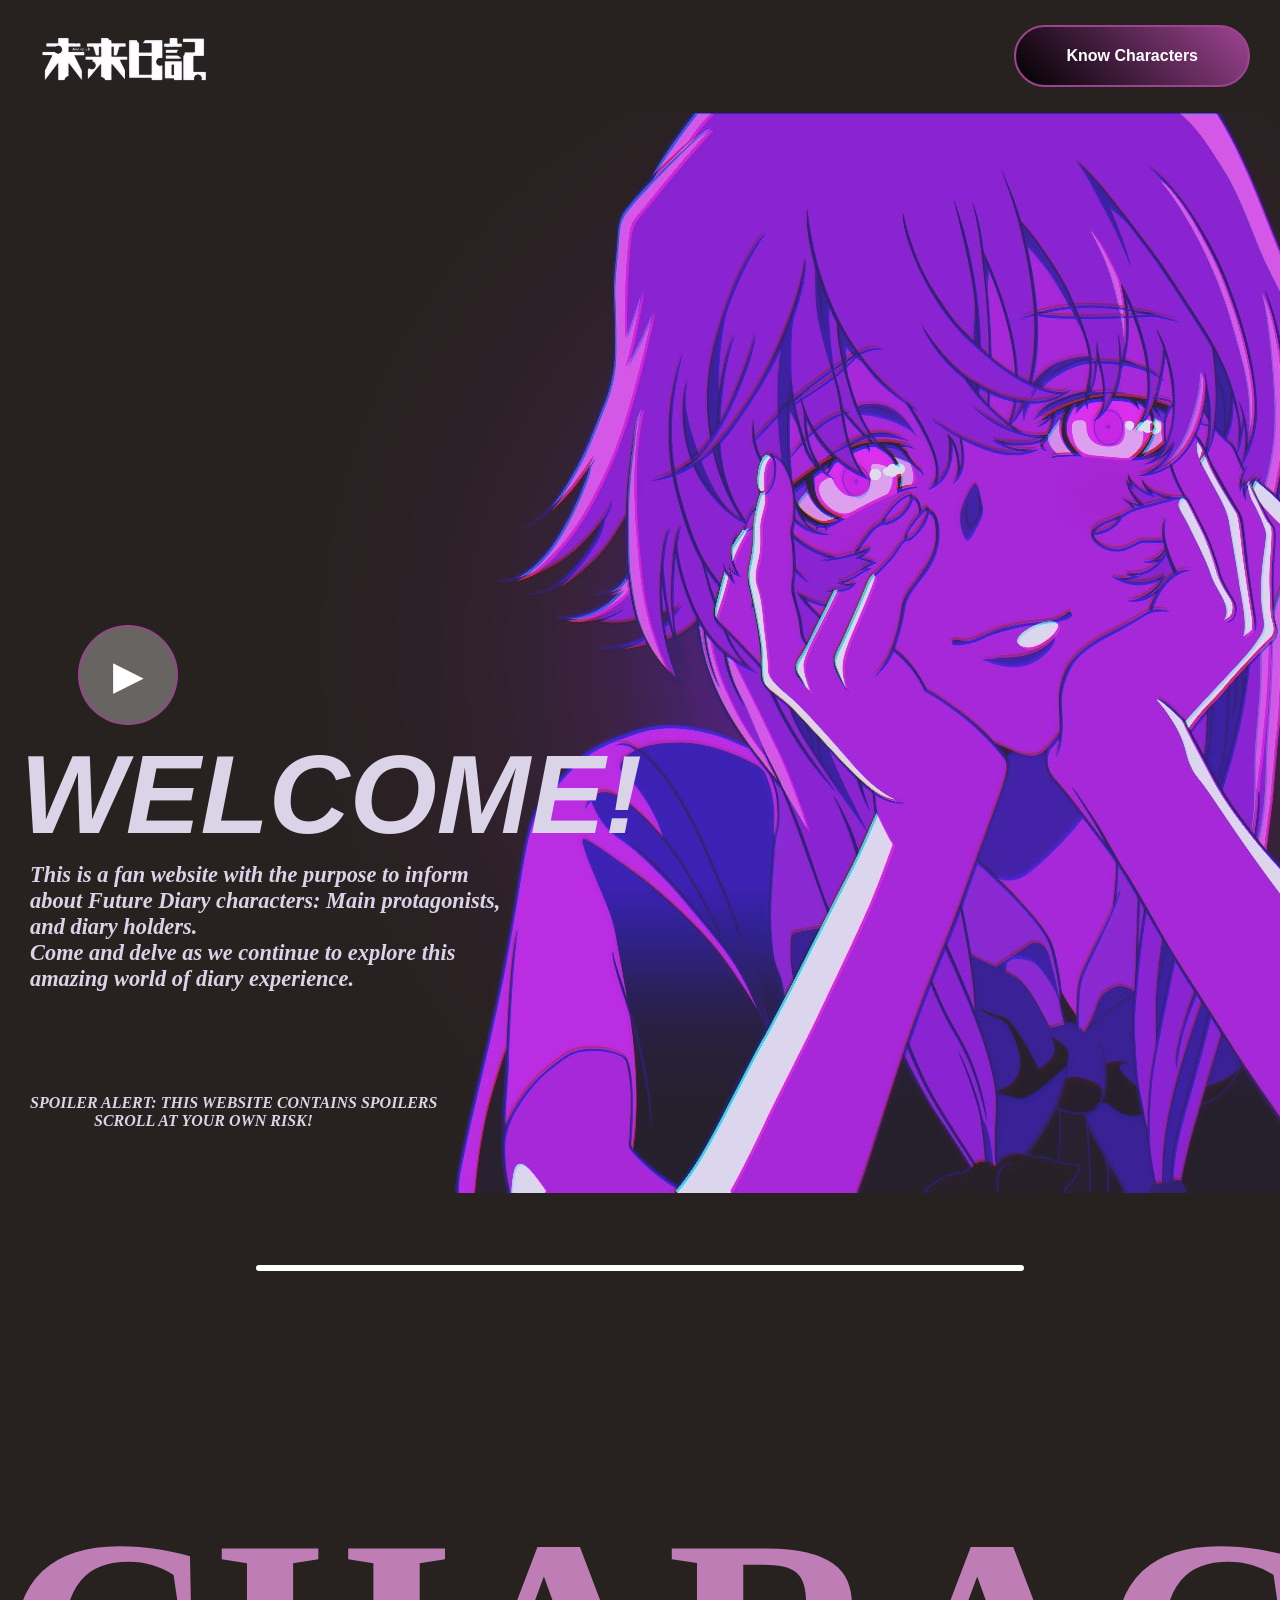
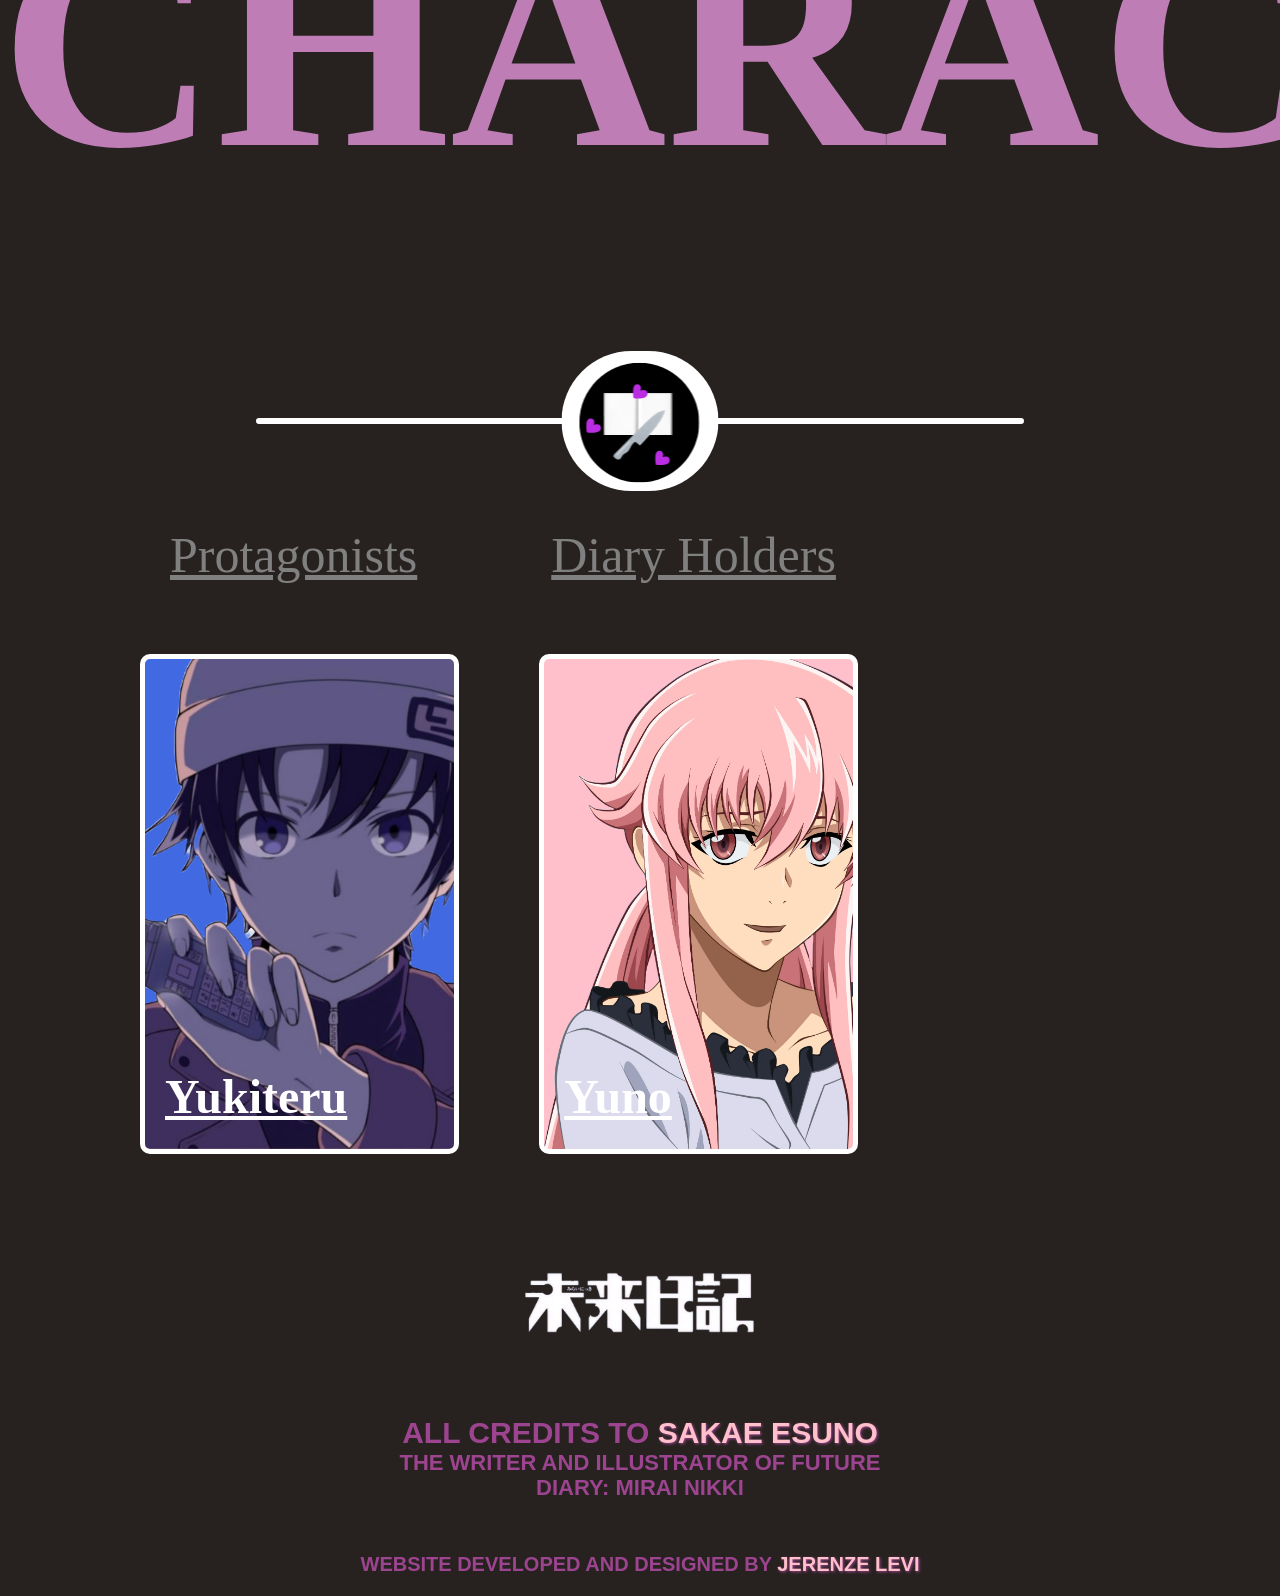
<file: index.html>
<!DOCTYPE html>
<html lang="en">
<head>
    <meta charset="UTF-8">
    <meta name="viewport" content="width=device-width, initial-scale=1.0">
    <title>Future Diary - Fan Website</title>
    <link rel="stylesheet" href="style.css">
    <script defer src="script.js"></script>
</head>
<body>
    <header>
        <img src="logo.png" alt="Future Diary Logo" class="logo"></img>

         <div class="container_upperhead">
                <button onclick="scrollToCharacters()">Know Characters</button>
        </div>
    </header>
        <div class="headpart">
            <img src="wallpapertrial2.jpg" alt="Yuno Gasai-Future Diary" >

            <div class="video-button-container">
                <a href="https://youtu.be/2Bo9b85f9cY?si=qpzwIwKhHFofUuFZ" target="_blank" class="video-button">
                    <span class="play-icon">▶</span>
                    <span class="hover-text">View Trailer</span>
                </a>
            </div>

            <h1 class="upperhead_text1">WELCOME!</h1>
            <pre class="upperhead_text2">This is a fan website with the purpose to inform
about Future Diary characters: Main protagonists,
and diary holders.
Come and delve as we continue to explore this 
amazing world of diary experience.
            </pre>
            <pre class="text3">SPOILER ALERT: THIS WEBSITE CONTAINS SPOILERS
                SCROLL AT YOUR OWN RISK!
                        </pre>
        </div>
        <br>
        
        <div class="container_character2"></div>
        
        <h1 id="text4">CHARACTERS</h1>
        <div class="container_character">
            <img src="charlog.png" class="charlog">
        </div>

        <br>
        <br>

        <ul>
            <li onclick="showmainprotagonistsection1()"><u>Protagonists</u></li>
            <li onclick="showdiaryholders()"><u>Diary Holders</u></li>
        </ul>
        
        <div class="main-protagonist-section" id="mainprotagonistsection1">
            <div class="male-lead" onclick="window.location.href='yuki.html'"><h1 class="yukitext"><u>Yukiteru</u></h1></div>   
            <div class="female-lead" onclick="window.location.href='yuno.html'"><h1 class="yunotext"><u>Yuno</u></h1></div>
        </div>
        
        <div class="diary-holders-section" id="diaryholders" style="display: none;">
            <div class="carousel">
                <div class="holder_slots">
                    <div class="holder1" onclick="window.location.href='yuki.html'">Yukiteru</div>
                    <div class="holder2" onclick="window.location.href='yuno.html'">Yuno</div>
                    <div class="holder3" onclick="window.location.href='takao.html'">Takao</div>
                    <div class="holder4" onclick="window.location.href='keigo.html'">Keigo</div>
                    <div class="holder5" onclick="window.location.href='reisuke.html'">Reisuke</div>
                    <div class="holder6" onclick="window.location.href='tsubaki.html'">Tsubaki</div>
                    <div class="holder7" onclick="window.location.href='marco.html'">Marco</div>
                    <div class="holder8" onclick="window.location.href='kamado.html'">Kamado</div>
                    <div class="holder9" onclick="window.location.href='minene.html'">Minene</div>
                    <div class="holder10" onclick="window.location.href='karyuudo.html'">Karyuudo</div>
                    <div class="holder11" onclick="window.location.href='john.html'">John</div>
                    <div class="holder12" onclick="window.location.href='yomotsu.html'">Yomotsu</div>
                </div>
                
            </div>
            <div class="cuboid" id="cuboid"></div>
        </div>
        <footer>
            <img src="logo.png" alt="Future Diary Logo" class="logo_footer">


            <h1 class="ctto">ALL CREDITS TO <span style="color: #FFC0CB; font-weight: bold; text-shadow: 1px 1px 3px #9D4491;">SAKAE ESUNO</span></h1>
            <h1 class="ctto_esuno">THE WRITER AND ILLUSTRATOR OF FUTURE</h1>
            <h1 class="ctto_esuno">DIARY: MIRAI NIKKI</h1>

            <p class="ctto_levi">WEBSITE DEVELOPED AND DESIGNED BY <span style="color: #FFC0CB; font-weight: bold; text-shadow: 1px 1px 3px #9D4491;">JERENZE LEVI</span></p>
        </footer>
</body>
</html>
</file>
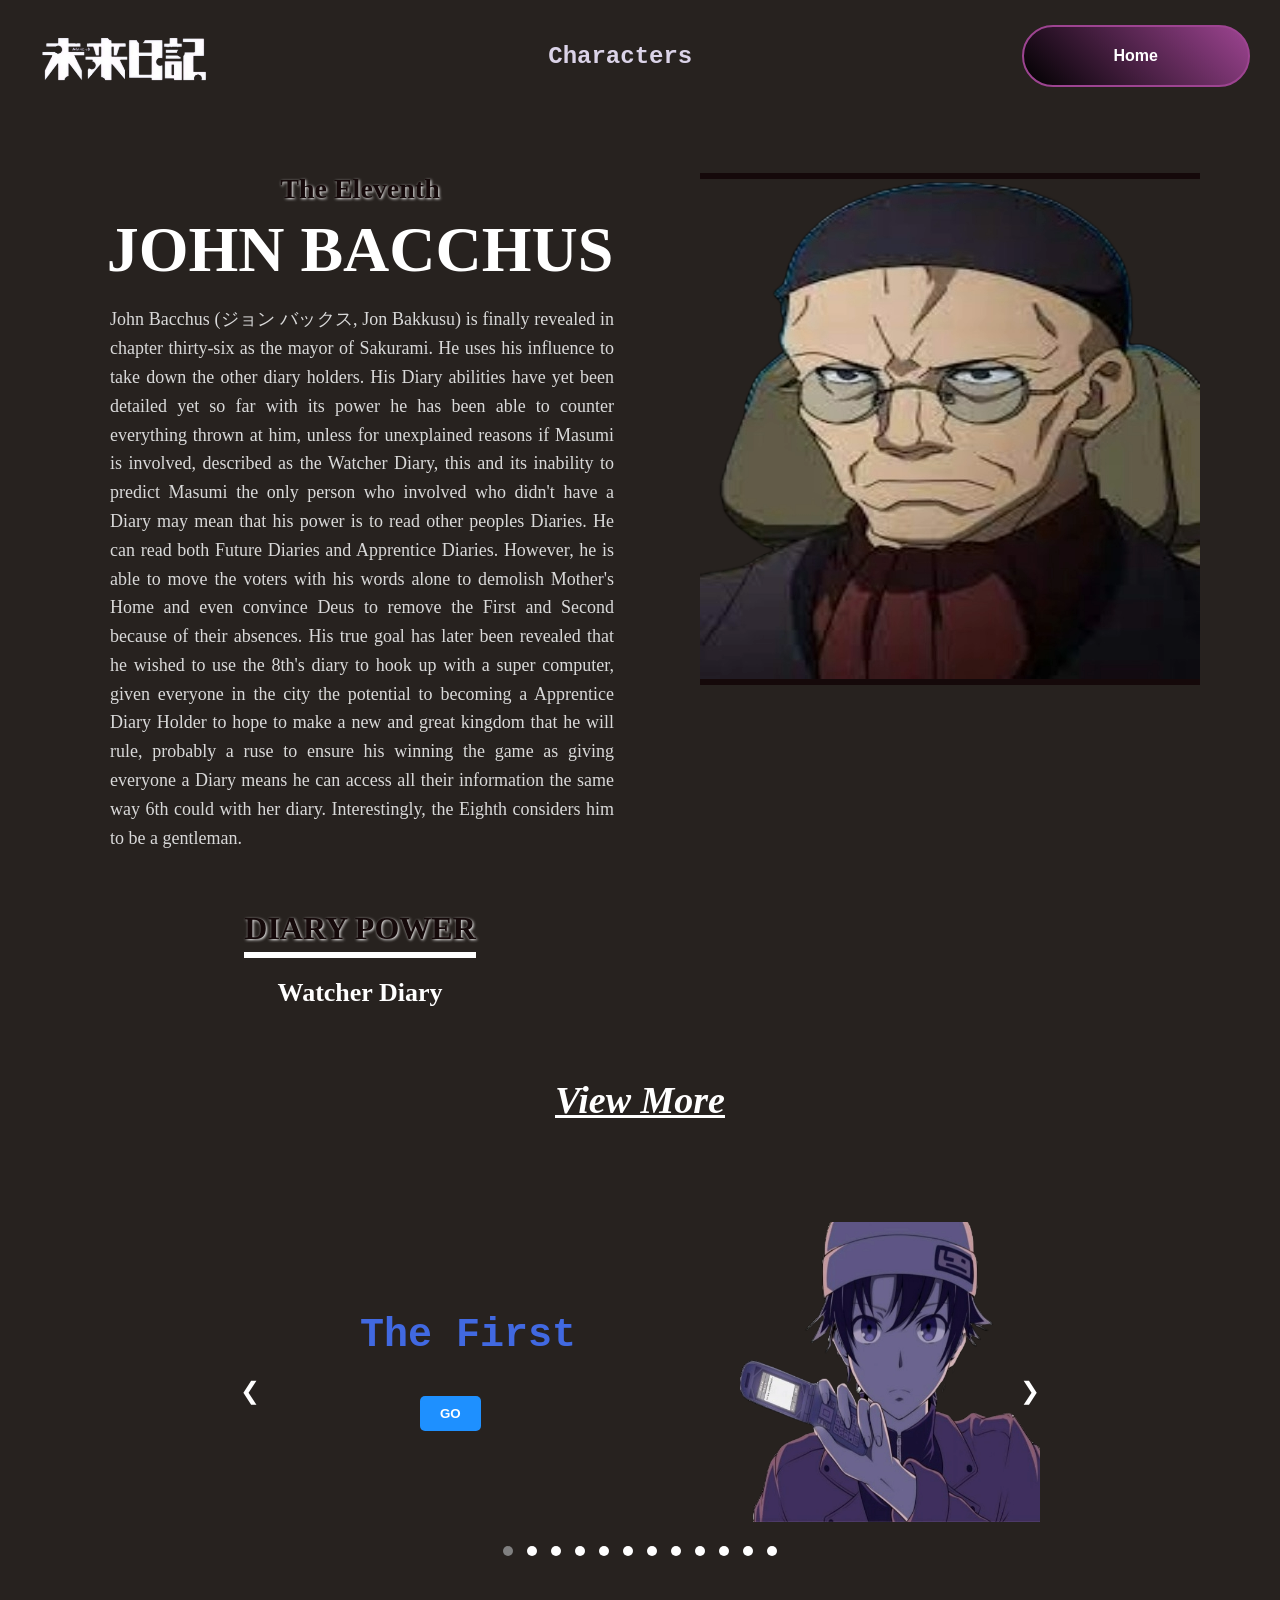
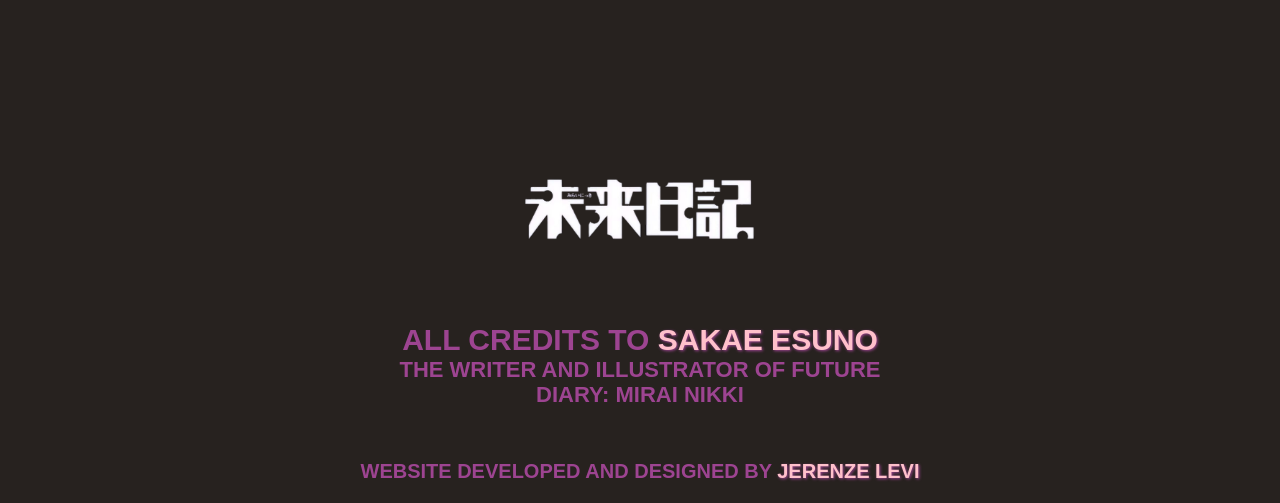
<file: john.html>
<!DOCTYPE html>
<html lang="en">
<head>
  <meta charset="UTF-8">
  <meta name="viewport" content="width=device-width, initial-scale=1.0">
  <title>Future Diary Carousel</title>
  <style>
    body {
      margin: 0;
      background-color: rgb(39, 34, 31);
      font-family: 'Playfair Display', serif;
      color: white;
      text-align: center;
    }

    header {
      display: flex;
      justify-content: space-between;
      align-items: center;
      padding: 10px 30px;
      background-color: rgb(39, 34, 31);
    }

    .logo {
      width: 5cm;
    }

    .upperhead_text1 {
      font-size: 150%;
      font-family: 'Courier New', Courier, monospace;
      color: rgb(219, 211, 232);
    }

    .container_upperhead button {
      background: linear-gradient(45deg, black, rgb(157, 68, 145));
      color: white;
      border: 2px solid rgb(157, 68, 145);
      padding: 20px 90px;
      font-size: 16px;
      font-weight: bold;
      cursor: pointer;
      border-radius: 40px;
      transition: all 0.3s ease;
    }

    .container_upperhead button:hover {
      background: white;
      color: rgb(157, 68, 145);
    }

    .carousel {
      max-width: 800px;
      margin: 100px auto;
      position: relative;
    }

    .slide {
      display: none;
    }

    .slide.active {
      display: block;
    }

    .carousel img {
      max-height: 300px;
    }

    .character-title {
      font-size: 24px;
      font-family: 'Courier New', Courier, monospace;
      margin-left: 100px;
      font-size: 40px;
    }

    .go-button {
      background-color: #1e90ff;
      color: white;
      border: none;
      padding: 10px 20px;
      border-radius: 5px;
      margin-left: 160px;
      white-space: nowrap;        
      width: fit-content;          
      align-self: flex-start; 
      font-weight: bold;
      cursor: pointer;
      transition: background 0.3s ease, color 0.3s ease;
    }
    
    .go-button_yuki {
      background-color: #1e90ff;
      color: white;
      border: none;
      padding: 10px 20px;
      border-radius: 5px;
      margin-left: 160px;
      white-space: nowrap;        
      width: fit-content;          
      align-self: flex-start; 
      font-weight: bold;
      cursor: pointer;
      transition: background 0.3s ease, color 0.3s ease;
    }
    .go-button_yuki:hover {
      background-color: white;
      color: royalblue;
    }
    .go-button_yuno {
      background-color: pink;
      color: white;
      border: none;
      padding: 10px 20px;
      border-radius: 5px;
      margin-left: 160px;
      white-space: nowrap;        
      width: fit-content;          
      align-self: flex-start; 
      font-weight: bold;
      cursor: pointer;
      transition: background 0.3s ease, color 0.3s ease;
    }
    .go-button_yuno:hover {
      background-color: white;
      color: pink;
    }
    .go-button_takao {
      background-color: #C2775A;
      color: white;
      border: none;
      padding: 10px 20px;
      border-radius: 5px;
      margin-left: 160px;
      white-space: nowrap;        
      width: fit-content;          
      align-self: flex-start; 
      font-weight: bold;
      cursor: pointer;
      transition: background 0.3s ease, color 0.3s ease;
    }
    .go-button_takao:hover {
      background-color: white;
      color: #C2775A;
    }
    .go-button_keigo {
      background-color: #505B7D;
      color: white;
      border: none;
      padding: 10px 20px;
      border-radius: 5px;
      margin-left: 160px;
      white-space: nowrap;        
      width: fit-content;          
      align-self: flex-start; 
      font-weight: bold;
      cursor: pointer;
      transition: background 0.3s ease, color 0.3s ease;
    }
    .go-button_keigo:hover {
      background-color: white;
      color: #505B7D;
    }
    .go-button_reisuke {
      background-color: #A9DC9F;
      color: white;
      border: none;
      padding: 10px 20px;
      border-radius: 5px;
      margin-left: 160px;
      white-space: nowrap;        
      width: fit-content;          
      align-self: flex-start; 
      font-weight: bold;
      cursor: pointer;
      transition: background 0.3s ease, color 0.3s ease;
    }
    .go-button_reisuke:hover {
      background-color: white;
      color: #A9DC9F;
    }
    .go-button_tsubaki {
      background-color: #DD664D;
      color: white;
      border: none;
      padding: 10px 20px;
      border-radius: 5px;
      margin-left: 160px;
      white-space: nowrap;        
      width: fit-content;          
      align-self: flex-start; 
      font-weight: bold;
      cursor: pointer;
      transition: background 0.3s ease, color 0.3s ease;
    }
    .go-button_tsubaki:hover {
      background-color: white;
      color: #DD664D;
    }
    .go-button_marco {
      background-color: #D3C49C;
      color: white;
      border: none;
      padding: 10px 20px;
      border-radius: 5px;
      margin-left: 160px;
      white-space: nowrap;        
      width: fit-content;          
      align-self: flex-start; 
      font-weight: bold;
      cursor: pointer;
      transition: background 0.3s ease, color 0.3s ease;
    }
    .go-button_marco:hover {
      background-color: white;
      color: #D3C49C;
    }
    .go-button_kamado {
      background-color: #DD664D;
      color: white;
      border: none;
      padding: 10px 20px;
      border-radius: 5px;
      margin-left: 160px;
      white-space: nowrap;        
      width: fit-content;          
      align-self: flex-start; 
      font-weight: bold;
      cursor: pointer;
      transition: background 0.3s ease, color 0.3s ease;
    }
    .go-button_kamado:hover {
      background-color: white;
      color: #DD664D;
    }
    .go-button_minene {
      background-color: #553360;
      color: white;
      border: none;
      padding: 10px 20px;
      border-radius: 5px;
      margin-left: 160px;
      white-space: nowrap;        
      width: fit-content;          
      align-self: flex-start; 
      font-weight: bold;
      cursor: pointer;
      transition: background 0.3s ease, color 0.3s ease;
    }
    .go-button_minene:hover {
      background-color: white;
      color: #553360;
    }
    .go-button_karyuudo {
      background-color: #C1B5C0;
      color: white;
      border: none;
      padding: 10px 20px;
      border-radius: 5px;
      margin-left: 160px;
      white-space: nowrap;        
      width: fit-content;          
      align-self: flex-start; 
      font-weight: bold;
      cursor: pointer;
      transition: background 0.3s ease, color 0.3s ease;
    }
    .go-button_karyuudo:hover {
      background-color: white;
      color: #C1B5C0;
    }
    .go-button_john {
      background-color: #15090A;
      color: white;
      border: none;
      padding: 10px 20px;
      border-radius: 5px;
      margin-left: 160px;
      white-space: nowrap;        
      width: fit-content;          
      align-self: flex-start; 
      font-weight: bold;
      cursor: pointer;
      transition: background 0.3s ease, color 0.3s ease;
    }
    .go-button_john:hover {
      background-color: white;
      color: #15090A;
    }
    .go-button_yomotsu {
      background-color: #F9FEDE;
      color: white;
      border: none;
      padding: 10px 20px;
      border-radius: 5px;
      margin-left: 160px;
      white-space: nowrap;        
      width: fit-content;          
      align-self: flex-start; 
      font-weight: bold;
      cursor: pointer;
      transition: background 0.3s ease, color 0.3s ease;
    }
    .go-button_yomotsu:hover {
      background-color: white;
      color: #F9FEDE;
    }

    .dots {
      margin-top: 20px;
    }

    .dot {
      height: 10px;
      width: 10px;
      margin: 0 5px;
      background-color: white;
      border-radius: 50%;
      display: inline-block;
    }

    .dot.active {
      background-color: gray;
    }

    .arrow {
      position: absolute;
      top: 50%;
      transform: translateY(-50%);
      font-size: 24px;
      color: white;
      cursor: pointer;
      user-select: none;
    }

    .left-arrow {
      left: 0;
    }

    .right-arrow {
      right: 0;
    }
    .slide-content {
      display: flex;
      justify-content: space-between;
      align-items: center;
      text-align: left;
    }

    .text-side {
      display: flex;
      flex-direction: column;
      justify-content: center;
      gap: 10px;
      padding-left: 20px;
      flex: 1;
    }


    .slide_pic{
        width: 300px;    
    }
    .container {
      display: flex;
      justify-content: space-between;
      align-items: flex-start;
      padding: 60px 80px 20px;
      box-sizing: border-box;
    }

    .text-section {
      max-width: 50%;
    }

    .text-section h2 {
      font-size: 28px;
      color: #15090A;
      font-weight: bolder;
      margin: 0;
      text-shadow: 1px 1px 3px white;
    }

    .text-section h1 {
      font-size: 64px;
      font-weight: bold;
      margin: 10px 0;
      line-height: 1.1;
    }

    .text-section p {
      font-size: 18px;
      line-height: 1.6;
      color: #d9d9d9;
      margin-top: 20px;
      max-width: 90%;
      margin-left: 30px;
      text-align: justify;
    }

    .diary-title {
      margin-top: 40px;
      font-size: 32px;
      color: #15090A;
      font-weight: bold;
      border-bottom: 6px solid white;
      display: inline-block;
      padding-bottom: 5px;
      text-shadow: 1px 1px 3px white;
    }

    .diary-power {
      font-size: 26px;
      font-weight: bold;
      margin-top: 20px;
    }

    .image-section {
      display: flex;
      flex-direction: column;
      align-items: center;
    }

    .prof-line {
      height: 6px;
      background-color: #15090A;
      width: 100%;
      margin: 0 auto;
    }

    .image-section img {
      max-width: 500px;
      height: auto;
      display: block;
    }

    .view-more {
      text-align: center;
      margin-top: 50px;
      font-style: italic;
      font-size: 24px;
      font-weight: bold;
    }

    .view-more a {
      color: white;
      text-decoration: underline;
    }

    @media screen and (max-width: 900px) {
      .container {
        flex-direction: column;
        text-align: center;
      }

      .text-section, .image-section {
        max-width: 100%;
      }

      .image-section img {
        margin-top: 20px;
      }

      .view-more {
        margin-top: 40px;
      }
    }
    footer {
    color: #9D4491;
    text-align: center;
    font-weight: bold;
    
    font-family: 'Poppins', sans-serif;
    
}
.ctto, .ctto_esuno{
    line-height: 10px;
}
.ctto{
    font-size: 30px;
}
.ctto_esuno{
    font-size: 22px;
}

.ctto_levi{
    font-size: 20px;
    padding-top: 40px;
}
.logo_footer{
    width: 7cm;
    border: 0;
    margin: 0;
    padding-top: 80px;
    padding-bottom: 40px;
    background-color:transparent;
    justify-content: center;
}

  </style>
</head>
<body>
  <header>
    <img src="logo.png" alt="Future Diary Logo" class="logo">
    <h1 class="upperhead_text1">Characters</h1>
    <div class="container_upperhead">
      <button onclick="moveToHome()">Home</button>
    </div>
  </header>

  <div class="container">
    <div class="text-section">
      <h2>The Eleventh</h2>
      <h1>JOHN BACCHUS</h1>
      <p>John Bacchus (ジョン バックス, Jon Bakkusu) is finally revealed in chapter thirty-six as the mayor of Sakurami. He uses his influence to take down the other diary holders. His Diary abilities have yet been detailed yet so far with its power he has been able to counter everything thrown at him, unless for unexplained reasons if Masumi is involved, described as the Watcher Diary, this and its inability to predict Masumi the only person who involved who didn't have a Diary may mean that his power is to read other peoples Diaries. He can read both Future Diaries and Apprentice Diaries. However, he is able to move the voters with his words alone to demolish Mother's Home and even convince Deus to remove the First and Second because of their absences. His true goal has later been revealed that he wished to use the 8th's diary to hook up with a super computer, given everyone in the city the potential to becoming a Apprentice Diary Holder to hope to make a new and great kingdom that he will rule, probably a ruse to ensure his winning the game as giving everyone a Diary means he can access all their information the same way 6th could with her diary. Interestingly, the Eighth considers him to be a gentleman.</p>
      <div class="diary-title">DIARY POWER</div>
      <div class="diary-power">Watcher Diary</div>
    </div>

    <div class="image-section">
      <div class="prof-line"></div>
      <img src="avatar11.png" alt="Yukiteru Amano">
      <div class="prof-line"></div>
    </div>
  </div>

  <div class="view-more">
    <a href="https://futurediary.fandom.com/wiki/John_Bacchus" style="color: white; font-size: 38px;">View More</a>
  </div>


  <div class="carousel">
    <div class="slide active">
      <div class="slide-content">
        <div class="text-side">
          <div class="character-title" style="font-weight: bold; color: royalblue;">The First</div>
          <br>
          <button class="go-button_yuki" onclick="window.location.href='yuki.html'">GO</button>
        </div>
        <img src="avatar1.png" alt="Yukiteru Amano" class="slide_pic">
      </div>
    </div>
    <div class="slide">
      <div class="slide-content">
        <div class="text-side">
          <div class="character-title" style="font-weight: bold; color: pink;">The Second</div>
          <br>
          <button class="go-button_yuno" onclick="window.location.href='yuno.html'">GO</button>
        </div>
        <img src="avatar2.png" alt="Yuno Gasai" class="slide_pic">
      </div>
    </div>
    <div class="slide">
      <div class="slide-content">
        <div class="text-side">
          <div class="character-title" style="font-weight: bold; color: #C2775A;">The Third</div>
          <br>
          <button class="go-button_takao" onclick="window.location.href='takao.html'">GO</button>
        </div>
       <img src="avatar3.png" alt="Takao Hiyama" class="slide_pic">
      </div>
    </div>
    <div class="slide">
      <div class="slide-content">
        <div class="text-side">
          <div class="character-title" style="font-weight: bold; color: #505B7D;">The Fourth</div>
          <br>
          <button class="go-button_keigo" onclick="window.location.href='keigo.html'">GO</button>
        </div>
        <img src="avatar4.png" alt="Keigo Kurusu" class="slide_pic">
      </div>
    </div>
    <div class="slide">
      <div class="slide-content">
        <div class="text-side">
          <div class="character-title" style="font-weight: bold; color: #A9DC9F;">The Fifth</div>
          <br>
          <button class="go-button_reisuke" onclick="window.location.href='reisuke.html'">GO</button>
        </div>
        <img src="avatar5.png" alt="Reisuke Houjou" class="slide_pic">
      </div>
    </div>
    <div class="slide">
      <div class="slide-content">
        <div class="text-side">
          <div class="character-title" style="font-weight: bold; color: #DD664D;">The Sixth</div>
          <br>
          <button class="go-button_tsubaki" onclick="window.location.href='tsubaki.html'">GO</button>
        </div>
        <img src="avatar6.png" alt="Tsubaki Kasugano" class="slide_pic">
      </div>
    </div>
    <div class="slide">
      <div class="slide-content">
        <div class="text-side">
          <div class="character-title" style="font-weight: bold; color: #D3C49C;">The Seventh</div>
          <br>
          <button class="go-button_marco" onclick="window.location.href='marco.html'">GO</button>
        </div>
        <img src="avatar7.png" alt="Marco ikusaba" class="slide_pic">
      </div>
    </div>
    <div class="slide">
      <div class="slide-content">
        <div class="text-side">
          <div class="character-title" style="font-weight: bold; color: #B8725E;">The Eigth</div>
          <br>
          <button class="go-button_kamado" onclick="window.location.href='kamado.html'">GO</button>
        </div>
        <img src="avatar8.png" alt="Kamado Ueshita" class="slide_pic">
      </div>
    </div>
    <div class="slide">
      <div class="slide-content">
        <div class="text-side">
          <div class="character-title" style="font-weight: bold; color: #553360;">The Ninth</div>
          <br>
          <button class="go-button_minene" onclick="window.location.href='minene.html'">GO</button>
        </div>
        <img src="avatar9.png" alt="Minene Uryu" class="slide_pic">
      </div>
    </div>
    <div class="slide">
      <div class="slide-content">
        <div class="text-side">
          <div class="character-title" style="font-weight: bold; color: #C1B5C0;">The Tenth</div>
          <br>
          <button class="go-button_karyuudo" onclick="window.location.href='karyuudo.html'">GO</button>
        </div>
        <img src="avatar10.png" alt="Karyuudo Tsukishima" class="slide_pic">
      </div>
    </div>
    <div class="slide">
      <div class="slide-content">
        <div class="text-side">
          <div class="character-title" style="font-weight: bold; color: #15090A;">The Eleventh</div>
          <br>
          <button class="go-button_john" onclick="window.location.href='john.html'">GO</button>
        </div>
        <img src="avatar11.png" alt="John Bacchus" class="slide_pic">
      </div>
    </div>
    <div class="slide">
      <div class="slide-content">
        <div class="text-side">
          <div class="character-title" style="font-weight: bold; color: #F9FEDE;">The Twelfth</div>
          <br>
          <button class="go-button_yomotsu" onclick="window.location.href='yomotsu.html'">GO</button>
        </div>
        <img src="avatar12.png" alt="Yomotsu Hirasaka" class="slide_pic">
      </div>
    </div>

    <span class="arrow left-arrow" onclick="changeSlide(-1)">&#10094;</span>
    <span class="arrow right-arrow" onclick="changeSlide(1)">&#10095;</span>

    <div class="dots">
      <span class="dot active" onclick="goToSlide(0)"></span>
      <span class="dot" onclick="goToSlide(1)"></span>
      <span class="dot" onclick="goToSlide(2)"></span>
      <span class="dot" onclick="goToSlide(3)"></span>
      <span class="dot" onclick="goToSlide(4)"></span>
      <span class="dot" onclick="goToSlide(5)"></span>
      <span class="dot" onclick="goToSlide(6)"></span>
      <span class="dot" onclick="goToSlide(7)"></span>
      <span class="dot" onclick="goToSlide(8)"></span>
      <span class="dot" onclick="goToSlide(9)"></span>
      <span class="dot" onclick="goToSlide(10)"></span>
      <span class="dot" onclick="goToSlide(11)"></span>
    </div>
  </div>

  <footer>
            <img src="logo.png" alt="Future Diary Logo" class="logo_footer">


            <h1 class="ctto">ALL CREDITS TO <span style="color: #FFC0CB; font-weight: bold; text-shadow: 1px 1px 3px #9D4491;">SAKAE ESUNO</span></h1>
            <h1 class="ctto_esuno">THE WRITER AND ILLUSTRATOR OF FUTURE</h1>
            <h1 class="ctto_esuno">DIARY: MIRAI NIKKI</h1>

            <p class="ctto_levi">WEBSITE DEVELOPED AND DESIGNED BY <span style="color: #FFC0CB; font-weight: bold; text-shadow: 1px 1px 3px #9D4491;">JERENZE LEVI</span></p>
        </footer>

  <script>
    
    let currentSlide = 0;
    const slides = document.querySelectorAll('.slide');
    const dots = document.querySelectorAll('.dot');

    function showSlide(index) {
      slides.forEach((slide, i) => {
        slide.classList.toggle('active', i === index);
        dots[i].classList.toggle('active', i === index);
      });
      currentSlide = index;
    }

    function changeSlide(step) {
      let newIndex = (currentSlide + step + slides.length) % slides.length;
      showSlide(newIndex);
    }

    function goToSlide(index) {
      showSlide(index);
    }

    setInterval(() => {
      changeSlide(1);
    }, 8000);

    function moveToHome() {
      window.location.href = "index.html"; // adjust path to your home page if needed
    }
  </script>
</body>
</html>
</file>
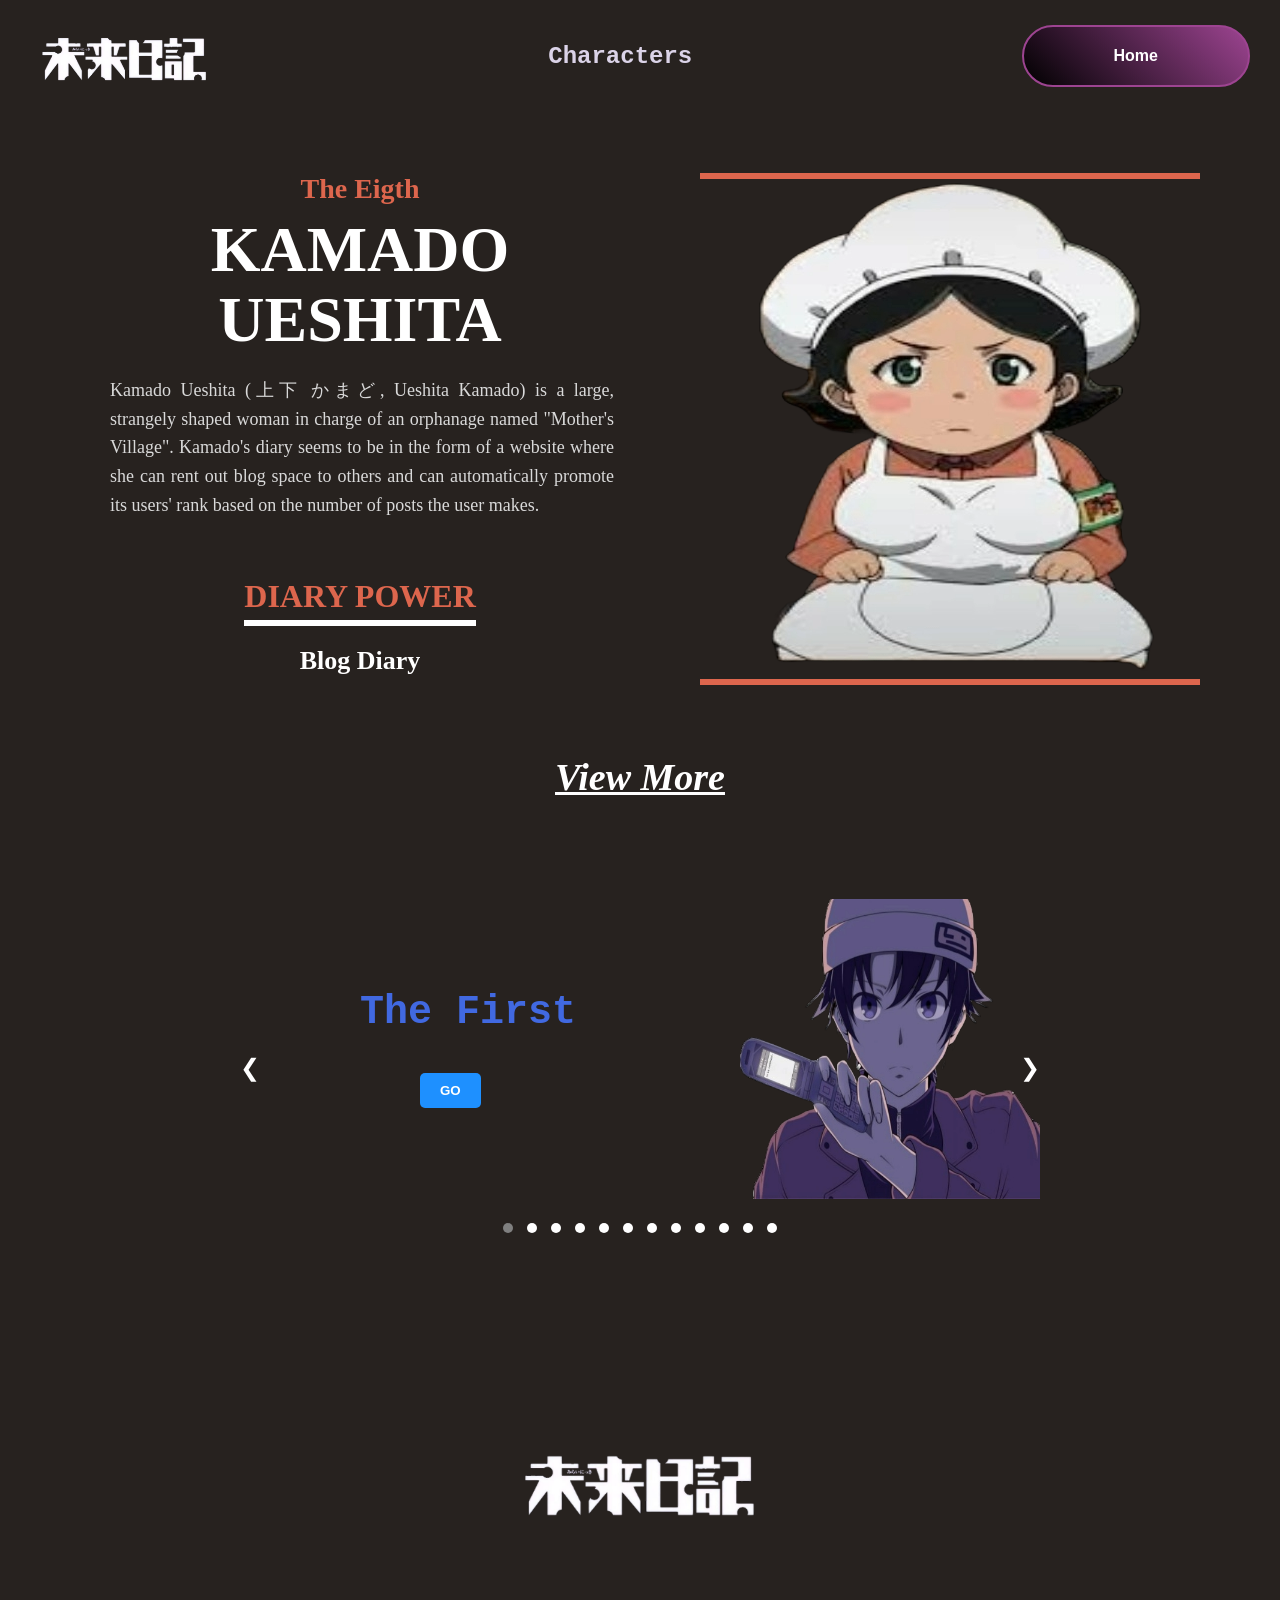
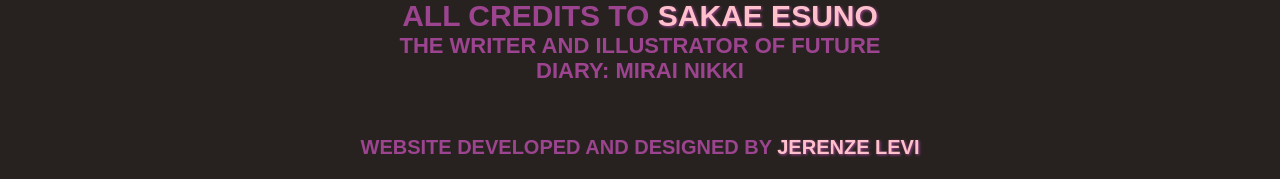
<file: kamado.html>
<!DOCTYPE html>
<html lang="en">
<head>
  <meta charset="UTF-8">
  <meta name="viewport" content="width=device-width, initial-scale=1.0">
  <title>Future Diary Carousel</title>
  <style>
    body {
      margin: 0;
      background-color: rgb(39, 34, 31);
      font-family: 'Playfair Display', serif;
      color: white;
      text-align: center;
    }

    header {
      display: flex;
      justify-content: space-between;
      align-items: center;
      padding: 10px 30px;
      background-color: rgb(39, 34, 31);
    }

    .logo {
      width: 5cm;
    }

    .upperhead_text1 {
      font-size: 150%;
      font-family: 'Courier New', Courier, monospace;
      color: rgb(219, 211, 232);
    }

    .container_upperhead button {
      background: linear-gradient(45deg, black, rgb(157, 68, 145));
      color: white;
      border: 2px solid rgb(157, 68, 145);
      padding: 20px 90px;
      font-size: 16px;
      font-weight: bold;
      cursor: pointer;
      border-radius: 40px;
      transition: all 0.3s ease;
    }

    .container_upperhead button:hover {
      background: white;
      color: rgb(157, 68, 145);
    }

    .carousel {
      max-width: 800px;
      margin: 100px auto;
      position: relative;
    }

    .slide {
      display: none;
    }

    .slide.active {
      display: block;
    }

    .carousel img {
      max-height: 300px;
    }

    .character-title {
      font-size: 24px;
      font-family: 'Courier New', Courier, monospace;
      margin-left: 100px;
      font-size: 40px;
    }

    .go-button {
      background-color: #1e90ff;
      color: white;
      border: none;
      padding: 10px 20px;
      border-radius: 5px;
      margin-left: 160px;
      white-space: nowrap;        
      width: fit-content;          
      align-self: flex-start; 
      font-weight: bold;
      cursor: pointer;
      transition: background 0.3s ease, color 0.3s ease;
    }
    
    .go-button_yuki {
      background-color: #1e90ff;
      color: white;
      border: none;
      padding: 10px 20px;
      border-radius: 5px;
      margin-left: 160px;
      white-space: nowrap;        
      width: fit-content;          
      align-self: flex-start; 
      font-weight: bold;
      cursor: pointer;
      transition: background 0.3s ease, color 0.3s ease;
    }
    .go-button_yuki:hover {
      background-color: white;
      color: royalblue;
    }
    .go-button_yuno {
      background-color: pink;
      color: white;
      border: none;
      padding: 10px 20px;
      border-radius: 5px;
      margin-left: 160px;
      white-space: nowrap;        
      width: fit-content;          
      align-self: flex-start; 
      font-weight: bold;
      cursor: pointer;
      transition: background 0.3s ease, color 0.3s ease;
    }
    .go-button_yuno:hover {
      background-color: white;
      color: pink;
    }
    .go-button_takao {
      background-color: #C2775A;
      color: white;
      border: none;
      padding: 10px 20px;
      border-radius: 5px;
      margin-left: 160px;
      white-space: nowrap;        
      width: fit-content;          
      align-self: flex-start; 
      font-weight: bold;
      cursor: pointer;
      transition: background 0.3s ease, color 0.3s ease;
    }
    .go-button_takao:hover {
      background-color: white;
      color: #C2775A;
    }
    .go-button_keigo {
      background-color: #505B7D;
      color: white;
      border: none;
      padding: 10px 20px;
      border-radius: 5px;
      margin-left: 160px;
      white-space: nowrap;        
      width: fit-content;          
      align-self: flex-start; 
      font-weight: bold;
      cursor: pointer;
      transition: background 0.3s ease, color 0.3s ease;
    }
    .go-button_keigo:hover {
      background-color: white;
      color: #505B7D;
    }
    .go-button_reisuke {
      background-color: #A9DC9F;
      color: white;
      border: none;
      padding: 10px 20px;
      border-radius: 5px;
      margin-left: 160px;
      white-space: nowrap;        
      width: fit-content;          
      align-self: flex-start; 
      font-weight: bold;
      cursor: pointer;
      transition: background 0.3s ease, color 0.3s ease;
    }
    .go-button_reisuke:hover {
      background-color: white;
      color: #A9DC9F;
    }
    .go-button_tsubaki {
      background-color: #DD664D;
      color: white;
      border: none;
      padding: 10px 20px;
      border-radius: 5px;
      margin-left: 160px;
      white-space: nowrap;        
      width: fit-content;          
      align-self: flex-start; 
      font-weight: bold;
      cursor: pointer;
      transition: background 0.3s ease, color 0.3s ease;
    }
    .go-button_tsubaki:hover {
      background-color: white;
      color: #DD664D;
    }
    .go-button_marco {
      background-color: #D3C49C;
      color: white;
      border: none;
      padding: 10px 20px;
      border-radius: 5px;
      margin-left: 160px;
      white-space: nowrap;        
      width: fit-content;          
      align-self: flex-start; 
      font-weight: bold;
      cursor: pointer;
      transition: background 0.3s ease, color 0.3s ease;
    }
    .go-button_marco:hover {
      background-color: white;
      color: #D3C49C;
    }
    .go-button_kamado {
      background-color: #DD664D;
      color: white;
      border: none;
      padding: 10px 20px;
      border-radius: 5px;
      margin-left: 160px;
      white-space: nowrap;        
      width: fit-content;          
      align-self: flex-start; 
      font-weight: bold;
      cursor: pointer;
      transition: background 0.3s ease, color 0.3s ease;
    }
    .go-button_kamado:hover {
      background-color: white;
      color: #DD664D;
    }
    .go-button_minene {
      background-color: #553360;
      color: white;
      border: none;
      padding: 10px 20px;
      border-radius: 5px;
      margin-left: 160px;
      white-space: nowrap;        
      width: fit-content;          
      align-self: flex-start; 
      font-weight: bold;
      cursor: pointer;
      transition: background 0.3s ease, color 0.3s ease;
    }
    .go-button_minene:hover {
      background-color: white;
      color: #553360;
    }
    .go-button_karyuudo {
      background-color: #C1B5C0;
      color: white;
      border: none;
      padding: 10px 20px;
      border-radius: 5px;
      margin-left: 160px;
      white-space: nowrap;        
      width: fit-content;          
      align-self: flex-start; 
      font-weight: bold;
      cursor: pointer;
      transition: background 0.3s ease, color 0.3s ease;
    }
    .go-button_karyuudo:hover {
      background-color: white;
      color: #C1B5C0;
    }
    .go-button_john {
      background-color: #15090A;
      color: white;
      border: none;
      padding: 10px 20px;
      border-radius: 5px;
      margin-left: 160px;
      white-space: nowrap;        
      width: fit-content;          
      align-self: flex-start; 
      font-weight: bold;
      cursor: pointer;
      transition: background 0.3s ease, color 0.3s ease;
    }
    .go-button_john:hover {
      background-color: white;
      color: #15090A;
    }
    .go-button_yomotsu {
      background-color: #F9FEDE;
      color: white;
      border: none;
      padding: 10px 20px;
      border-radius: 5px;
      margin-left: 160px;
      white-space: nowrap;        
      width: fit-content;          
      align-self: flex-start; 
      font-weight: bold;
      cursor: pointer;
      transition: background 0.3s ease, color 0.3s ease;
    }
    .go-button_yomotsu:hover {
      background-color: white;
      color: #F9FEDE;
    }

    .dots {
      margin-top: 20px;
    }

    .dot {
      height: 10px;
      width: 10px;
      margin: 0 5px;
      background-color: white;
      border-radius: 50%;
      display: inline-block;
    }

    .dot.active {
      background-color: gray;
    }

    .arrow {
      position: absolute;
      top: 50%;
      transform: translateY(-50%);
      font-size: 24px;
      color: white;
      cursor: pointer;
      user-select: none;
    }

    .left-arrow {
      left: 0;
    }

    .right-arrow {
      right: 0;
    }
    .slide-content {
      display: flex;
      justify-content: space-between;
      align-items: center;
      text-align: left;
    }

    .text-side {
      display: flex;
      flex-direction: column;
      justify-content: center;
      gap: 10px;
      padding-left: 20px;
      flex: 1;
    }


    .slide_pic{
        width: 300px;    
    }
    .container {
      display: flex;
      justify-content: space-between;
      align-items: flex-start;
      padding: 60px 80px 20px;
      box-sizing: border-box;
    }

    .text-section {
      max-width: 50%;
    }

    .text-section h2 {
      font-size: 28px;
      color: #DD664D;
      font-weight: bolder;
      margin: 0;
    }

    .text-section h1 {
      font-size: 64px;
      font-weight: bold;
      margin: 10px 0;
      line-height: 1.1;
    }

    .text-section p {
      font-size: 18px;
      line-height: 1.6;
      color: #d9d9d9;
      margin-top: 20px;
      max-width: 90%;
      margin-left: 30px;
      text-align: justify;
    }

    .diary-title {
      margin-top: 40px;
      font-size: 32px;
      color: #DD664D;
      font-weight: bold;
      border-bottom: 6px solid white;
      display: inline-block;
      padding-bottom: 5px;
    }

    .diary-power {
      font-size: 26px;
      font-weight: bold;
      margin-top: 20px;
    }

    .image-section {
      display: flex;
      flex-direction: column;
      align-items: center;
    }

    .prof-line {
      height: 6px;
      background-color: #DD664D;
      width: 100%;
      margin: 0 auto;
    }

    .image-section img {
      max-width: 500px;
      height: auto;
      display: block;
    }

    .view-more {
      text-align: center;
      margin-top: 50px;
      font-style: italic;
      font-size: 24px;
      font-weight: bold;
    }

    .view-more a {
      color: white;
      text-decoration: underline;
    }

    @media screen and (max-width: 900px) {
      .container {
        flex-direction: column;
        text-align: center;
      }

      .text-section, .image-section {
        max-width: 100%;
      }

      .image-section img {
        margin-top: 20px;
      }

      .view-more {
        margin-top: 40px;
      }
    }
    footer {
    color: #9D4491;
    text-align: center;
    font-weight: bold;
    
    font-family: 'Poppins', sans-serif;
    
}
.ctto, .ctto_esuno{
    line-height: 10px;
}
.ctto{
    font-size: 30px;
}
.ctto_esuno{
    font-size: 22px;
}

.ctto_levi{
    font-size: 20px;
    padding-top: 40px;
}
.logo_footer{
    width: 7cm;
    border: 0;
    margin: 0;
    padding-top: 80px;
    padding-bottom: 40px;
    background-color:transparent;
    justify-content: center;
}

  </style>
</head>
<body>
  <header>
    <img src="logo.png" alt="Future Diary Logo" class="logo">
    <h1 class="upperhead_text1">Characters</h1>
    <div class="container_upperhead">
      <button onclick="moveToHome()">Home</button>
    </div>
  </header>

  <div class="container">
    <div class="text-section">
      <h2>The Eigth</h2>
      <h1>KAMADO UESHITA</h1>
      <p>Kamado Ueshita (上下 かまど, Ueshita Kamado) is a large, strangely shaped woman in charge of an orphanage named "Mother's Village". Kamado's diary seems to be in the form of a website where she can rent out blog space to others and can automatically promote its users' rank based on the number of posts the user makes.</p>
      <div class="diary-title">DIARY POWER</div>
      <div class="diary-power">Blog Diary</div>
    </div>

    <div class="image-section">
      <div class="prof-line"></div>
      <img src="avatar8.png" alt="Yukiteru Amano">
      <div class="prof-line"></div>
    </div>
  </div>

  <div class="view-more">
    <a href="https://futurediary.fandom.com/wiki/Kamado_Ueshita" style="color: white; font-size: 38px;">View More</a>
  </div>


  <div class="carousel">
    <div class="slide active">
      <div class="slide-content">
        <div class="text-side">
          <div class="character-title" style="font-weight: bold; color: royalblue;">The First</div>
          <br>
          <button class="go-button_yuki" onclick="window.location.href='yuki.html'">GO</button>
        </div>
        <img src="avatar1.png" alt="Yukiteru Amano" class="slide_pic">
      </div>
    </div>
    <div class="slide">
      <div class="slide-content">
        <div class="text-side">
          <div class="character-title" style="font-weight: bold; color: pink;">The Second</div>
          <br>
          <button class="go-button_yuno" onclick="window.location.href='yuno.html'">GO</button>
        </div>
        <img src="avatar2.png" alt="Yuno Gasai" class="slide_pic">
      </div>
    </div>
    <div class="slide">
      <div class="slide-content">
        <div class="text-side">
          <div class="character-title" style="font-weight: bold; color: #C2775A;">The Third</div>
          <br>
          <button class="go-button_takao" onclick="window.location.href='takao.html'">GO</button>
        </div>
       <img src="avatar3.png" alt="Takao Hiyama" class="slide_pic">
      </div>
    </div>
    <div class="slide">
      <div class="slide-content">
        <div class="text-side">
          <div class="character-title" style="font-weight: bold; color: #505B7D;">The Fourth</div>
          <br>
          <button class="go-button_keigo" onclick="window.location.href='keigo.html'">GO</button>
        </div>
        <img src="avatar4.png" alt="Keigo Kurusu" class="slide_pic">
      </div>
    </div>
    <div class="slide">
      <div class="slide-content">
        <div class="text-side">
          <div class="character-title" style="font-weight: bold; color: #A9DC9F;">The Fifth</div>
          <br>
          <button class="go-button_reisuke" onclick="window.location.href='reisuke.html'">GO</button>
        </div>
        <img src="avatar5.png" alt="Reisuke Houjou" class="slide_pic">
      </div>
    </div>
    <div class="slide">
      <div class="slide-content">
        <div class="text-side">
          <div class="character-title" style="font-weight: bold; color: #DD664D;">The Sixth</div>
          <br>
          <button class="go-button_tsubaki" onclick="window.location.href='tsubaki.html'">GO</button>
        </div>
        <img src="avatar6.png" alt="Tsubaki Kasugano" class="slide_pic">
      </div>
    </div>
    <div class="slide">
      <div class="slide-content">
        <div class="text-side">
          <div class="character-title" style="font-weight: bold; color: #D3C49C;">The Seventh</div>
          <br>
          <button class="go-button_marco" onclick="window.location.href='marco.html'">GO</button>
        </div>
        <img src="avatar7.png" alt="Marco ikusaba" class="slide_pic">
      </div>
    </div>
    <div class="slide">
      <div class="slide-content">
        <div class="text-side">
          <div class="character-title" style="font-weight: bold; color: #B8725E;">The Eigth</div>
          <br>
          <button class="go-button_kamado" onclick="window.location.href='kamado.html'">GO</button>
        </div>
        <img src="avatar8.png" alt="Kamado Ueshita" class="slide_pic">
      </div>
    </div>
    <div class="slide">
      <div class="slide-content">
        <div class="text-side">
          <div class="character-title" style="font-weight: bold; color: #553360;">The Ninth</div>
          <br>
          <button class="go-button_minene" onclick="window.location.href='minene.html'">GO</button>
        </div>
        <img src="avatar9.png" alt="Minene Uryu" class="slide_pic">
      </div>
    </div>
    <div class="slide">
      <div class="slide-content">
        <div class="text-side">
          <div class="character-title" style="font-weight: bold; color: #C1B5C0;">The Tenth</div>
          <br>
          <button class="go-button_karyuudo" onclick="window.location.href='karyuudo.html'">GO</button>
        </div>
        <img src="avatar10.png" alt="Karyuudo Tsukishima" class="slide_pic">
      </div>
    </div>
    <div class="slide">
      <div class="slide-content">
        <div class="text-side">
          <div class="character-title" style="font-weight: bold; color: #15090A;">The Eleventh</div>
          <br>
          <button class="go-button_john" onclick="window.location.href='john.html'">GO</button>
        </div>
        <img src="avatar11.png" alt="John Bacchus" class="slide_pic">
      </div>
    </div>
    <div class="slide">
      <div class="slide-content">
        <div class="text-side">
          <div class="character-title" style="font-weight: bold; color: #F9FEDE;">The Twelfth</div>
          <br>
          <button class="go-button_yomotsu" onclick="window.location.href='yomotsu.html'">GO</button>
        </div>
        <img src="avatar12.png" alt="Yomotsu Hirasaka" class="slide_pic">
      </div>
    </div>

    <span class="arrow left-arrow" onclick="changeSlide(-1)">&#10094;</span>
    <span class="arrow right-arrow" onclick="changeSlide(1)">&#10095;</span>

    <div class="dots">
      <span class="dot active" onclick="goToSlide(0)"></span>
      <span class="dot" onclick="goToSlide(1)"></span>
      <span class="dot" onclick="goToSlide(2)"></span>
      <span class="dot" onclick="goToSlide(3)"></span>
      <span class="dot" onclick="goToSlide(4)"></span>
      <span class="dot" onclick="goToSlide(5)"></span>
      <span class="dot" onclick="goToSlide(6)"></span>
      <span class="dot" onclick="goToSlide(7)"></span>
      <span class="dot" onclick="goToSlide(8)"></span>
      <span class="dot" onclick="goToSlide(9)"></span>
      <span class="dot" onclick="goToSlide(10)"></span>
      <span class="dot" onclick="goToSlide(11)"></span>
    </div>
  </div>

  <footer>
            <img src="logo.png" alt="Future Diary Logo" class="logo_footer">


            <h1 class="ctto">ALL CREDITS TO <span style="color: #FFC0CB; font-weight: bold; text-shadow: 1px 1px 3px #9D4491;">SAKAE ESUNO</span></h1>
            <h1 class="ctto_esuno">THE WRITER AND ILLUSTRATOR OF FUTURE</h1>
            <h1 class="ctto_esuno">DIARY: MIRAI NIKKI</h1>

            <p class="ctto_levi">WEBSITE DEVELOPED AND DESIGNED BY <span style="color: #FFC0CB; font-weight: bold; text-shadow: 1px 1px 3px #9D4491;">JERENZE LEVI</span></p>
        </footer>

  <script>
    
    let currentSlide = 0;
    const slides = document.querySelectorAll('.slide');
    const dots = document.querySelectorAll('.dot');

    function showSlide(index) {
      slides.forEach((slide, i) => {
        slide.classList.toggle('active', i === index);
        dots[i].classList.toggle('active', i === index);
      });
      currentSlide = index;
    }

    function changeSlide(step) {
      let newIndex = (currentSlide + step + slides.length) % slides.length;
      showSlide(newIndex);
    }

    function goToSlide(index) {
      showSlide(index);
    }

    setInterval(() => {
      changeSlide(1);
    }, 8000);

    function moveToHome() {
      window.location.href = "index.html"; // adjust path to your home page if needed
    }
  </script>
</body>
</html>
</file>
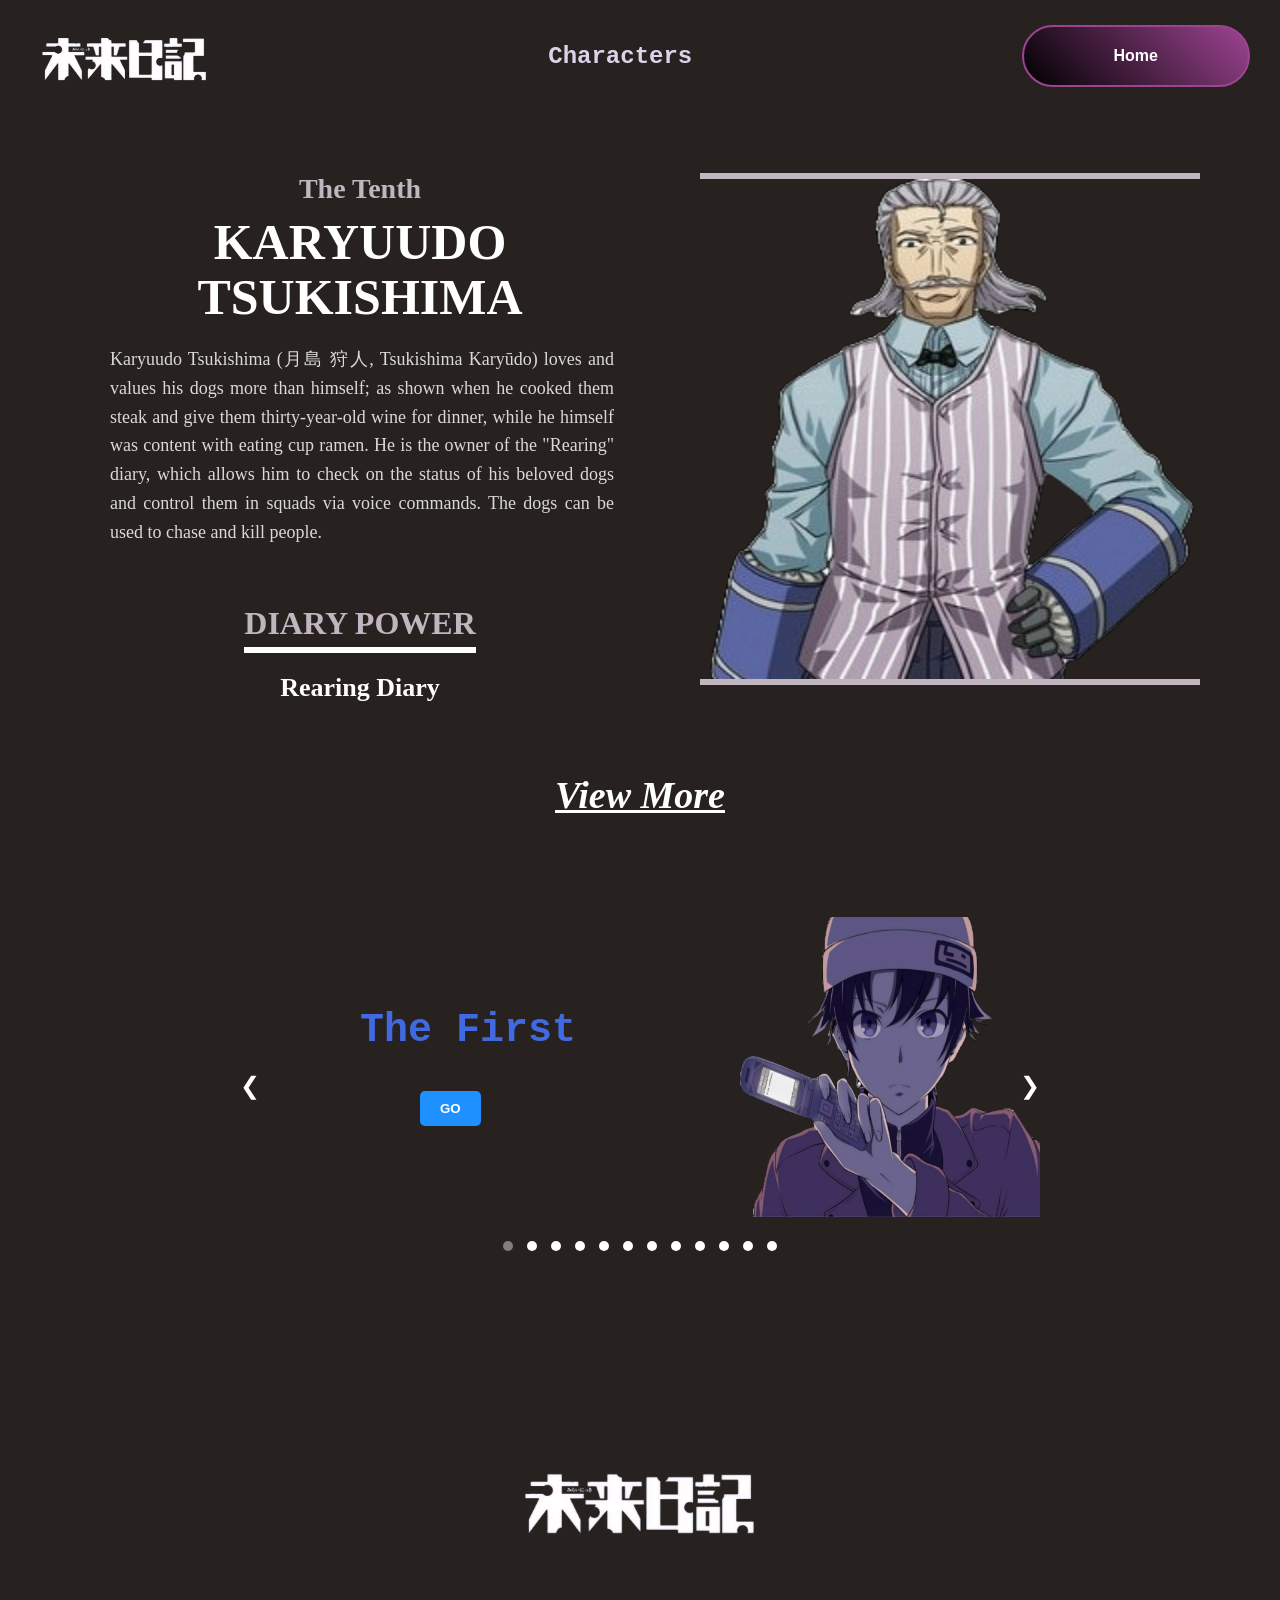
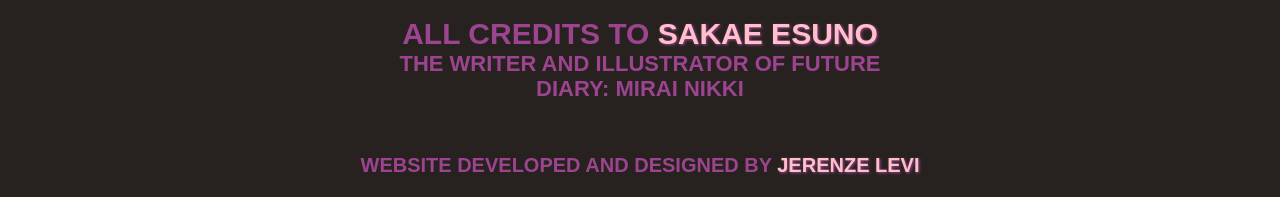
<file: karyuudo.html>
<!DOCTYPE html>
<html lang="en">
<head>
  <meta charset="UTF-8">
  <meta name="viewport" content="width=device-width, initial-scale=1.0">
  <title>Future Diary Carousel</title>
  <style>
    body {
      margin: 0;
      background-color: rgb(39, 34, 31);
      font-family: 'Playfair Display', serif;
      color: white;
      text-align: center;
    }

    header {
      display: flex;
      justify-content: space-between;
      align-items: center;
      padding: 10px 30px;
      background-color: rgb(39, 34, 31);
    }

    .logo {
      width: 5cm;
    }

    .upperhead_text1 {
      font-size: 150%;
      font-family: 'Courier New', Courier, monospace;
      color: rgb(219, 211, 232);
    }

    .container_upperhead button {
      background: linear-gradient(45deg, black, rgb(157, 68, 145));
      color: white;
      border: 2px solid rgb(157, 68, 145);
      padding: 20px 90px;
      font-size: 16px;
      font-weight: bold;
      cursor: pointer;
      border-radius: 40px;
      transition: all 0.3s ease;
    }

    .container_upperhead button:hover {
      background: white;
      color: rgb(157, 68, 145);
    }

    .carousel {
      max-width: 800px;
      margin: 100px auto;
      position: relative;
    }

    .slide {
      display: none;
    }

    .slide.active {
      display: block;
    }

    .carousel img {
      max-height: 300px;
    }

    .character-title {
      font-size: 24px;
      font-family: 'Courier New', Courier, monospace;
      margin-left: 100px;
      font-size: 40px;
    }

    .go-button {
      background-color: #1e90ff;
      color: white;
      border: none;
      padding: 10px 20px;
      border-radius: 5px;
      margin-left: 160px;
      white-space: nowrap;        
      width: fit-content;          
      align-self: flex-start; 
      font-weight: bold;
      cursor: pointer;
      transition: background 0.3s ease, color 0.3s ease;
    }
    
    .go-button_yuki {
      background-color: #1e90ff;
      color: white;
      border: none;
      padding: 10px 20px;
      border-radius: 5px;
      margin-left: 160px;
      white-space: nowrap;        
      width: fit-content;          
      align-self: flex-start; 
      font-weight: bold;
      cursor: pointer;
      transition: background 0.3s ease, color 0.3s ease;
    }
    .go-button_yuki:hover {
      background-color: white;
      color: royalblue;
    }
    .go-button_yuno {
      background-color: pink;
      color: white;
      border: none;
      padding: 10px 20px;
      border-radius: 5px;
      margin-left: 160px;
      white-space: nowrap;        
      width: fit-content;          
      align-self: flex-start; 
      font-weight: bold;
      cursor: pointer;
      transition: background 0.3s ease, color 0.3s ease;
    }
    .go-button_yuno:hover {
      background-color: white;
      color: pink;
    }
    .go-button_takao {
      background-color: #C2775A;
      color: white;
      border: none;
      padding: 10px 20px;
      border-radius: 5px;
      margin-left: 160px;
      white-space: nowrap;        
      width: fit-content;          
      align-self: flex-start; 
      font-weight: bold;
      cursor: pointer;
      transition: background 0.3s ease, color 0.3s ease;
    }
    .go-button_takao:hover {
      background-color: white;
      color: #C2775A;
    }
    .go-button_keigo {
      background-color: #505B7D;
      color: white;
      border: none;
      padding: 10px 20px;
      border-radius: 5px;
      margin-left: 160px;
      white-space: nowrap;        
      width: fit-content;          
      align-self: flex-start; 
      font-weight: bold;
      cursor: pointer;
      transition: background 0.3s ease, color 0.3s ease;
    }
    .go-button_keigo:hover {
      background-color: white;
      color: #505B7D;
    }
    .go-button_reisuke {
      background-color: #A9DC9F;
      color: white;
      border: none;
      padding: 10px 20px;
      border-radius: 5px;
      margin-left: 160px;
      white-space: nowrap;        
      width: fit-content;          
      align-self: flex-start; 
      font-weight: bold;
      cursor: pointer;
      transition: background 0.3s ease, color 0.3s ease;
    }
    .go-button_reisuke:hover {
      background-color: white;
      color: #A9DC9F;
    }
    .go-button_tsubaki {
      background-color: #DD664D;
      color: white;
      border: none;
      padding: 10px 20px;
      border-radius: 5px;
      margin-left: 160px;
      white-space: nowrap;        
      width: fit-content;          
      align-self: flex-start; 
      font-weight: bold;
      cursor: pointer;
      transition: background 0.3s ease, color 0.3s ease;
    }
    .go-button_tsubaki:hover {
      background-color: white;
      color: #DD664D;
    }
    .go-button_marco {
      background-color: #D3C49C;
      color: white;
      border: none;
      padding: 10px 20px;
      border-radius: 5px;
      margin-left: 160px;
      white-space: nowrap;        
      width: fit-content;          
      align-self: flex-start; 
      font-weight: bold;
      cursor: pointer;
      transition: background 0.3s ease, color 0.3s ease;
    }
    .go-button_marco:hover {
      background-color: white;
      color: #D3C49C;
    }
    .go-button_kamado {
      background-color: #DD664D;
      color: white;
      border: none;
      padding: 10px 20px;
      border-radius: 5px;
      margin-left: 160px;
      white-space: nowrap;        
      width: fit-content;          
      align-self: flex-start; 
      font-weight: bold;
      cursor: pointer;
      transition: background 0.3s ease, color 0.3s ease;
    }
    .go-button_kamado:hover {
      background-color: white;
      color: #DD664D;
    }
    .go-button_minene {
      background-color: #553360;
      color: white;
      border: none;
      padding: 10px 20px;
      border-radius: 5px;
      margin-left: 160px;
      white-space: nowrap;        
      width: fit-content;          
      align-self: flex-start; 
      font-weight: bold;
      cursor: pointer;
      transition: background 0.3s ease, color 0.3s ease;
    }
    .go-button_minene:hover {
      background-color: white;
      color: #553360;
    }
    .go-button_karyuudo {
      background-color: #C1B5C0;
      color: white;
      border: none;
      padding: 10px 20px;
      border-radius: 5px;
      margin-left: 160px;
      white-space: nowrap;        
      width: fit-content;          
      align-self: flex-start; 
      font-weight: bold;
      cursor: pointer;
      transition: background 0.3s ease, color 0.3s ease;
    }
    .go-button_karyuudo:hover {
      background-color: white;
      color: #C1B5C0;
    }
    .go-button_john {
      background-color: #15090A;
      color: white;
      border: none;
      padding: 10px 20px;
      border-radius: 5px;
      margin-left: 160px;
      white-space: nowrap;        
      width: fit-content;          
      align-self: flex-start; 
      font-weight: bold;
      cursor: pointer;
      transition: background 0.3s ease, color 0.3s ease;
    }
    .go-button_john:hover {
      background-color: white;
      color: #15090A;
    }
    .go-button_yomotsu {
      background-color: #F9FEDE;
      color: white;
      border: none;
      padding: 10px 20px;
      border-radius: 5px;
      margin-left: 160px;
      white-space: nowrap;        
      width: fit-content;          
      align-self: flex-start; 
      font-weight: bold;
      cursor: pointer;
      transition: background 0.3s ease, color 0.3s ease;
    }
    .go-button_yomotsu:hover {
      background-color: white;
      color: #F9FEDE;
    }

    .dots {
      margin-top: 20px;
    }

    .dot {
      height: 10px;
      width: 10px;
      margin: 0 5px;
      background-color: white;
      border-radius: 50%;
      display: inline-block;
    }

    .dot.active {
      background-color: gray;
    }

    .arrow {
      position: absolute;
      top: 50%;
      transform: translateY(-50%);
      font-size: 24px;
      color: white;
      cursor: pointer;
      user-select: none;
    }

    .left-arrow {
      left: 0;
    }

    .right-arrow {
      right: 0;
    }
    .slide-content {
      display: flex;
      justify-content: space-between;
      align-items: center;
      text-align: left;
    }

    .text-side {
      display: flex;
      flex-direction: column;
      justify-content: center;
      gap: 10px;
      padding-left: 20px;
      flex: 1;
    }


    .slide_pic{
        width: 300px;    
    }
    .container {
      display: flex;
      justify-content: space-between;
      align-items: flex-start;
      padding: 60px 80px 20px;
      box-sizing: border-box;
    }

    .text-section {
      max-width: 50%;
    }

    .text-section h2 {
      font-size: 28px;
      color: #C1B5C0;
      font-weight: bolder;
      margin: 0;
    }

    .text-section h1 {
      font-size: 50px;
      font-weight: bold;
      margin: 10px 0;
      line-height: 1.1;
    }

    .text-section p {
      font-size: 18px;
      line-height: 1.6;
      color: #d9d9d9;
      margin-top: 20px;
      max-width: 90%;
      margin-left: 30px;
      text-align: justify;

    }

    .diary-title {
      margin-top: 40px;
      font-size: 32px;
      color: #C1B5C0;
      font-weight: bold;
      border-bottom: 6px solid white;
      display: inline-block;
      padding-bottom: 5px;
    }

    .diary-power {
      font-size: 26px;
      font-weight: bold;
      margin-top: 20px;
    }

    .image-section {
      display: flex;
      flex-direction: column;
      align-items: center;
    }

    .prof-line {
      height: 6px;
      background-color: #C1B5C0;
      width: 100%;
      margin: 0 auto;
    }

    .image-section img {
      max-width: 500px;
      height: auto;
      display: block;
    }

    .view-more {
      text-align: center;
      margin-top: 50px;
      font-style: italic;
      font-size: 24px;
      font-weight: bold;
    }

    .view-more a {
      color: white;
      text-decoration: underline;
    }

    @media screen and (max-width: 900px) {
      .container {
        flex-direction: column;
        text-align: center;
      }

      .text-section, .image-section {
        max-width: 100%;
      }

      .image-section img {
        margin-top: 20px;
      }

      .view-more {
        margin-top: 40px;
      }
    }
    footer {
    color: #9D4491;
    text-align: center;
    font-weight: bold;
    
    font-family: 'Poppins', sans-serif;
    
}
.ctto, .ctto_esuno{
    line-height: 10px;
}
.ctto{
    font-size: 30px;
}
.ctto_esuno{
    font-size: 22px;
}

.ctto_levi{
    font-size: 20px;
    padding-top: 40px;
}
.logo_footer{
    width: 7cm;
    border: 0;
    margin: 0;
    padding-top: 80px;
    padding-bottom: 40px;
    background-color:transparent;
    justify-content: center;
}

  </style>
</head>
<body>
  <header>
    <img src="logo.png" alt="Future Diary Logo" class="logo">
    <h1 class="upperhead_text1">Characters</h1>
    <div class="container_upperhead">
      <button onclick="moveToHome()">Home</button>
    </div>
  </header>

  <div class="container">
    <div class="text-section">
      <h2>The Tenth</h2>
      <h1>KARYUUDO TSUKISHIMA</h1>
      <p>Karyuudo Tsukishima (月島 狩人, Tsukishima Karyūdo) loves and values his dogs more than himself; as shown when he cooked them steak and give them thirty-year-old wine for dinner, while he himself was content with eating cup ramen. He is the owner of the "Rearing" diary, which allows him to check on the status of his beloved dogs and control them in squads via voice commands. The dogs can be used to chase and kill people.</p>
      <div class="diary-title">DIARY POWER</div>
      <div class="diary-power">Rearing Diary</div>
    </div>

    <div class="image-section">
      <div class="prof-line"></div>
      <img src="avatar10.png" alt="Yukiteru Amano">
      <div class="prof-line"></div>
    </div>
  </div>

  <div class="view-more">
    <a href="https://futurediary.fandom.com/wiki/Karyuudo_Tsukishima" style="color: white; font-size: 38px;">View More</a>
  </div>


  <div class="carousel">
    <div class="slide active">
      <div class="slide-content">
        <div class="text-side">
          <div class="character-title" style="font-weight: bold; color: royalblue;">The First</div>
          <br>
          <button class="go-button_yuki" onclick="window.location.href='yuki.html'">GO</button>
        </div>
        <img src="avatar1.png" alt="Yukiteru Amano" class="slide_pic">
      </div>
    </div>
    <div class="slide">
      <div class="slide-content">
        <div class="text-side">
          <div class="character-title" style="font-weight: bold; color: pink;">The Second</div>
          <br>
          <button class="go-button_yuno" onclick="window.location.href='yuno.html'">GO</button>
        </div>
        <img src="avatar2.png" alt="Yuno Gasai" class="slide_pic">
      </div>
    </div>
    <div class="slide">
      <div class="slide-content">
        <div class="text-side">
          <div class="character-title" style="font-weight: bold; color: #C2775A;">The Third</div>
          <br>
          <button class="go-button_takao" onclick="window.location.href='takao.html'">GO</button>
        </div>
       <img src="avatar3.png" alt="Takao Hiyama" class="slide_pic">
      </div>
    </div>
    <div class="slide">
      <div class="slide-content">
        <div class="text-side">
          <div class="character-title" style="font-weight: bold; color: #505B7D;">The Fourth</div>
          <br>
          <button class="go-button_keigo" onclick="window.location.href='keigo.html'">GO</button>
        </div>
        <img src="avatar4.png" alt="Keigo Kurusu" class="slide_pic">
      </div>
    </div>
    <div class="slide">
      <div class="slide-content">
        <div class="text-side">
          <div class="character-title" style="font-weight: bold; color: #A9DC9F;">The Fifth</div>
          <br>
          <button class="go-button_reisuke" onclick="window.location.href='reisuke.html'">GO</button>
        </div>
        <img src="avatar5.png" alt="Reisuke Houjou" class="slide_pic">
      </div>
    </div>
    <div class="slide">
      <div class="slide-content">
        <div class="text-side">
          <div class="character-title" style="font-weight: bold; color: #DD664D;">The Sixth</div>
          <br>
          <button class="go-button_tsubaki" onclick="window.location.href='tsubaki.html'">GO</button>
        </div>
        <img src="avatar6.png" alt="Tsubaki Kasugano" class="slide_pic">
      </div>
    </div>
    <div class="slide">
      <div class="slide-content">
        <div class="text-side">
          <div class="character-title" style="font-weight: bold; color: #D3C49C;">The Seventh</div>
          <br>
          <button class="go-button_marco" onclick="window.location.href='marco.html'">GO</button>
        </div>
        <img src="avatar7.png" alt="Marco ikusaba" class="slide_pic">
      </div>
    </div>
    <div class="slide">
      <div class="slide-content">
        <div class="text-side">
          <div class="character-title" style="font-weight: bold; color: #B8725E;">The Eigth</div>
          <br>
          <button class="go-button_kamado" onclick="window.location.href='kamado.html'">GO</button>
        </div>
        <img src="avatar8.png" alt="Kamado Ueshita" class="slide_pic">
      </div>
    </div>
    <div class="slide">
      <div class="slide-content">
        <div class="text-side">
          <div class="character-title" style="font-weight: bold; color: #553360;">The Ninth</div>
          <br>
          <button class="go-button_minene" onclick="window.location.href='minene.html'">GO</button>
        </div>
        <img src="avatar9.png" alt="Minene Uryu" class="slide_pic">
      </div>
    </div>
    <div class="slide">
      <div class="slide-content">
        <div class="text-side">
          <div class="character-title" style="font-weight: bold; color: #C1B5C0;">The Tenth</div>
          <br>
          <button class="go-button_karyuudo" onclick="window.location.href='karyuudo.html'">GO</button>
        </div>
        <img src="avatar10.png" alt="Karyuudo Tsukishima" class="slide_pic">
      </div>
    </div>
    <div class="slide">
      <div class="slide-content">
        <div class="text-side">
          <div class="character-title" style="font-weight: bold; color: #15090A;">The Eleventh</div>
          <br>
          <button class="go-button_john" onclick="window.location.href='john.html'">GO</button>
        </div>
        <img src="avatar11.png" alt="John Bacchus" class="slide_pic">
      </div>
    </div>
    <div class="slide">
      <div class="slide-content">
        <div class="text-side">
          <div class="character-title" style="font-weight: bold; color: #F9FEDE;">The Twelfth</div>
          <br>
          <button class="go-button_yomotsu" onclick="window.location.href='yomotsu.html'">GO</button>
        </div>
        <img src="avatar12.png" alt="Yomotsu Hirasaka" class="slide_pic">
      </div>
    </div>

    <span class="arrow left-arrow" onclick="changeSlide(-1)">&#10094;</span>
    <span class="arrow right-arrow" onclick="changeSlide(1)">&#10095;</span>

    <div class="dots">
      <span class="dot active" onclick="goToSlide(0)"></span>
      <span class="dot" onclick="goToSlide(1)"></span>
      <span class="dot" onclick="goToSlide(2)"></span>
      <span class="dot" onclick="goToSlide(3)"></span>
      <span class="dot" onclick="goToSlide(4)"></span>
      <span class="dot" onclick="goToSlide(5)"></span>
      <span class="dot" onclick="goToSlide(6)"></span>
      <span class="dot" onclick="goToSlide(7)"></span>
      <span class="dot" onclick="goToSlide(8)"></span>
      <span class="dot" onclick="goToSlide(9)"></span>
      <span class="dot" onclick="goToSlide(10)"></span>
      <span class="dot" onclick="goToSlide(11)"></span>
    </div>
  </div>

  <footer>
            <img src="logo.png" alt="Future Diary Logo" class="logo_footer">


            <h1 class="ctto">ALL CREDITS TO <span style="color: #FFC0CB; font-weight: bold; text-shadow: 1px 1px 3px #9D4491;">SAKAE ESUNO</span></h1>
            <h1 class="ctto_esuno">THE WRITER AND ILLUSTRATOR OF FUTURE</h1>
            <h1 class="ctto_esuno">DIARY: MIRAI NIKKI</h1>

            <p class="ctto_levi">WEBSITE DEVELOPED AND DESIGNED BY <span style="color: #FFC0CB; font-weight: bold; text-shadow: 1px 1px 3px #9D4491;">JERENZE LEVI</span></p>
        </footer>

  <script>
    
    let currentSlide = 0;
    const slides = document.querySelectorAll('.slide');
    const dots = document.querySelectorAll('.dot');

    function showSlide(index) {
      slides.forEach((slide, i) => {
        slide.classList.toggle('active', i === index);
        dots[i].classList.toggle('active', i === index);
      });
      currentSlide = index;
    }

    function changeSlide(step) {
      let newIndex = (currentSlide + step + slides.length) % slides.length;
      showSlide(newIndex);
    }

    function goToSlide(index) {
      showSlide(index);
    }

    setInterval(() => {
      changeSlide(1);
    }, 8000);

    function moveToHome() {
      window.location.href = "index.html"; // adjust path to your home page if needed
    }
  </script>
</body>
</html>
</file>
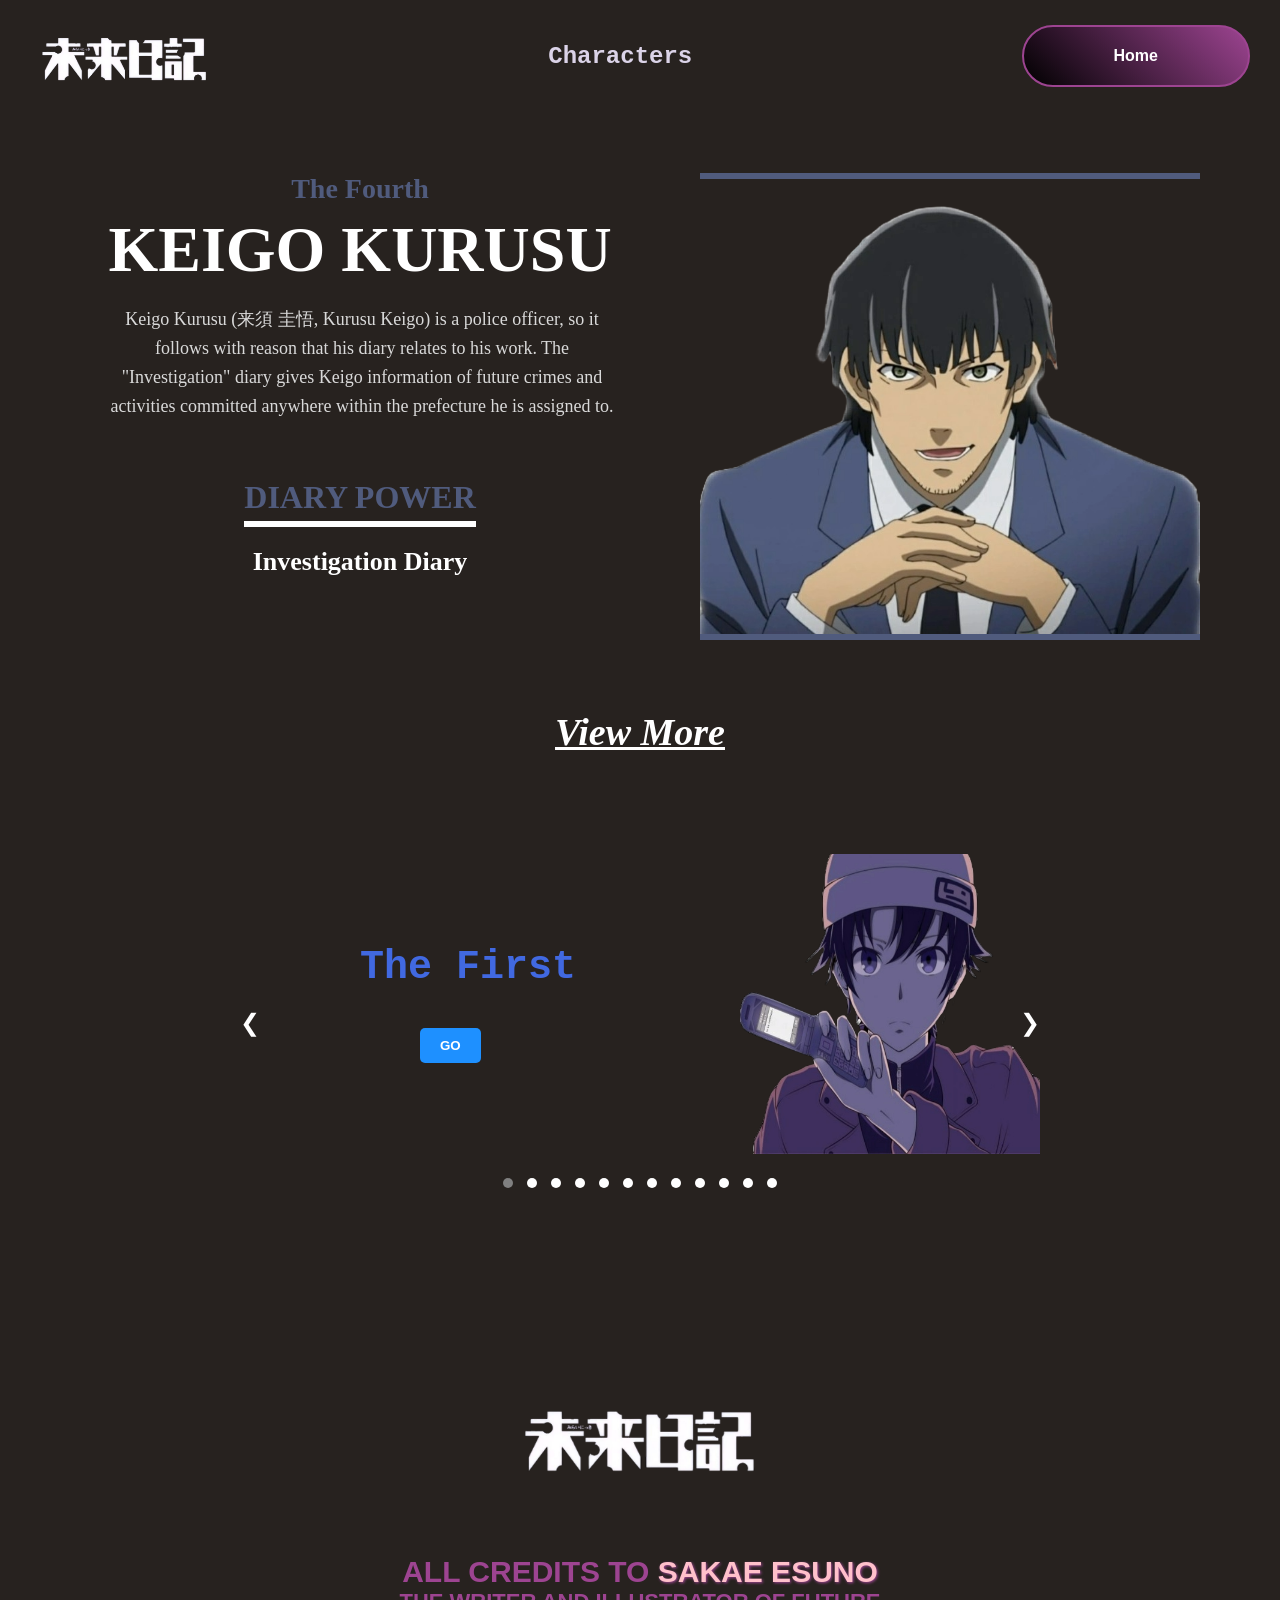
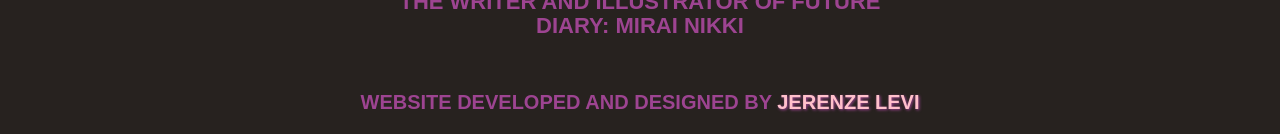
<file: keigo.html>
<!DOCTYPE html>
<html lang="en">
<head>
  <meta charset="UTF-8">
  <meta name="viewport" content="width=device-width, initial-scale=1.0">
  <title>Future Diary Carousel</title>
  <style>
    body {
      margin: 0;
      background-color: rgb(39, 34, 31);
      font-family: 'Playfair Display', serif;
      color: white;
      text-align: center;
    }

    header {
      display: flex;
      justify-content: space-between;
      align-items: center;
      padding: 10px 30px;
      background-color: rgb(39, 34, 31);
    }

    .logo {
      width: 5cm;
    }

    .upperhead_text1 {
      font-size: 150%;
      font-family: 'Courier New', Courier, monospace;
      color: rgb(219, 211, 232);
    }

    .container_upperhead button {
      background: linear-gradient(45deg, black, rgb(157, 68, 145));
      color: white;
      border: 2px solid rgb(157, 68, 145);
      padding: 20px 90px;
      font-size: 16px;
      font-weight: bold;
      cursor: pointer;
      border-radius: 40px;
      transition: all 0.3s ease;
    }

    .container_upperhead button:hover {
      background: white;
      color: rgb(157, 68, 145);
    }

    .carousel {
      max-width: 800px;
      margin: 100px auto;
      position: relative;
    }

    .slide {
      display: none;
    }

    .slide.active {
      display: block;
    }

    .carousel img {
      max-height: 300px;
    }

    .character-title {
      font-size: 24px;
      font-family: 'Courier New', Courier, monospace;
      margin-left: 100px;
      font-size: 40px;
    }

    .go-button {
      background-color: #1e90ff;
      color: white;
      border: none;
      padding: 10px 20px;
      border-radius: 5px;
      margin-left: 160px;
      white-space: nowrap;        
      width: fit-content;          
      align-self: flex-start; 
      font-weight: bold;
      cursor: pointer;
      transition: background 0.3s ease, color 0.3s ease;
    }
    
    .go-button_yuki {
      background-color: #1e90ff;
      color: white;
      border: none;
      padding: 10px 20px;
      border-radius: 5px;
      margin-left: 160px;
      white-space: nowrap;        
      width: fit-content;          
      align-self: flex-start; 
      font-weight: bold;
      cursor: pointer;
      transition: background 0.3s ease, color 0.3s ease;
    }
    .go-button_yuki:hover {
      background-color: white;
      color: royalblue;
    }
    .go-button_yuno {
      background-color: pink;
      color: white;
      border: none;
      padding: 10px 20px;
      border-radius: 5px;
      margin-left: 160px;
      white-space: nowrap;        
      width: fit-content;          
      align-self: flex-start; 
      font-weight: bold;
      cursor: pointer;
      transition: background 0.3s ease, color 0.3s ease;
    }
    .go-button_yuno:hover {
      background-color: white;
      color: pink;
    }
    .go-button_takao {
      background-color: #C2775A;
      color: white;
      border: none;
      padding: 10px 20px;
      border-radius: 5px;
      margin-left: 160px;
      white-space: nowrap;        
      width: fit-content;          
      align-self: flex-start; 
      font-weight: bold;
      cursor: pointer;
      transition: background 0.3s ease, color 0.3s ease;
    }
    .go-button_takao:hover {
      background-color: white;
      color: #C2775A;
    }
    .go-button_keigo {
      background-color: #505B7D;
      color: white;
      border: none;
      padding: 10px 20px;
      border-radius: 5px;
      margin-left: 160px;
      white-space: nowrap;        
      width: fit-content;          
      align-self: flex-start; 
      font-weight: bold;
      cursor: pointer;
      transition: background 0.3s ease, color 0.3s ease;
    }
    .go-button_keigo:hover {
      background-color: white;
      color: #505B7D;
    }
    .go-button_reisuke {
      background-color: #A9DC9F;
      color: white;
      border: none;
      padding: 10px 20px;
      border-radius: 5px;
      margin-left: 160px;
      white-space: nowrap;        
      width: fit-content;          
      align-self: flex-start; 
      font-weight: bold;
      cursor: pointer;
      transition: background 0.3s ease, color 0.3s ease;
    }
    .go-button_reisuke:hover {
      background-color: white;
      color: #A9DC9F;
    }
    .go-button_tsubaki {
      background-color: #DD664D;
      color: white;
      border: none;
      padding: 10px 20px;
      border-radius: 5px;
      margin-left: 160px;
      white-space: nowrap;        
      width: fit-content;          
      align-self: flex-start; 
      font-weight: bold;
      cursor: pointer;
      transition: background 0.3s ease, color 0.3s ease;
    }
    .go-button_tsubaki:hover {
      background-color: white;
      color: #DD664D;
    }
    .go-button_marco {
      background-color: #D3C49C;
      color: white;
      border: none;
      padding: 10px 20px;
      border-radius: 5px;
      margin-left: 160px;
      white-space: nowrap;        
      width: fit-content;          
      align-self: flex-start; 
      font-weight: bold;
      cursor: pointer;
      transition: background 0.3s ease, color 0.3s ease;
    }
    .go-button_marco:hover {
      background-color: white;
      color: #D3C49C;
    }
    .go-button_kamado {
      background-color: #DD664D;
      color: white;
      border: none;
      padding: 10px 20px;
      border-radius: 5px;
      margin-left: 160px;
      white-space: nowrap;        
      width: fit-content;          
      align-self: flex-start; 
      font-weight: bold;
      cursor: pointer;
      transition: background 0.3s ease, color 0.3s ease;
    }
    .go-button_kamado:hover {
      background-color: white;
      color: #DD664D;
    }
    .go-button_minene {
      background-color: #553360;
      color: white;
      border: none;
      padding: 10px 20px;
      border-radius: 5px;
      margin-left: 160px;
      white-space: nowrap;        
      width: fit-content;          
      align-self: flex-start; 
      font-weight: bold;
      cursor: pointer;
      transition: background 0.3s ease, color 0.3s ease;
    }
    .go-button_minene:hover {
      background-color: white;
      color: #553360;
    }
    .go-button_karyuudo {
      background-color: #C1B5C0;
      color: white;
      border: none;
      padding: 10px 20px;
      border-radius: 5px;
      margin-left: 160px;
      white-space: nowrap;        
      width: fit-content;          
      align-self: flex-start; 
      font-weight: bold;
      cursor: pointer;
      transition: background 0.3s ease, color 0.3s ease;
    }
    .go-button_karyuudo:hover {
      background-color: white;
      color: #C1B5C0;
    }
    .go-button_john {
      background-color: #15090A;
      color: white;
      border: none;
      padding: 10px 20px;
      border-radius: 5px;
      margin-left: 160px;
      white-space: nowrap;        
      width: fit-content;          
      align-self: flex-start; 
      font-weight: bold;
      cursor: pointer;
      transition: background 0.3s ease, color 0.3s ease;
    }
    .go-button_john:hover {
      background-color: white;
      color: #15090A;
    }
    .go-button_yomotsu {
      background-color: #F9FEDE;
      color: white;
      border: none;
      padding: 10px 20px;
      border-radius: 5px;
      margin-left: 160px;
      white-space: nowrap;        
      width: fit-content;          
      align-self: flex-start; 
      font-weight: bold;
      cursor: pointer;
      transition: background 0.3s ease, color 0.3s ease;
    }
    .go-button_yomotsu:hover {
      background-color: white;
      color: #F9FEDE;
    }

    .dots {
      margin-top: 20px;
    }

    .dot {
      height: 10px;
      width: 10px;
      margin: 0 5px;
      background-color: white;
      border-radius: 50%;
      display: inline-block;
    }

    .dot.active {
      background-color: gray;
    }

    .arrow {
      position: absolute;
      top: 50%;
      transform: translateY(-50%);
      font-size: 24px;
      color: white;
      cursor: pointer;
      user-select: none;
    }

    .left-arrow {
      left: 0;
    }

    .right-arrow {
      right: 0;
    }
    .slide-content {
      display: flex;
      justify-content: space-between;
      align-items: center;
      text-align: left;
    }

    .text-side {
      display: flex;
      flex-direction: column;
      justify-content: center;
      gap: 10px;
      padding-left: 20px;
      flex: 1;
    }


    .slide_pic{
        width: 300px;    
    }
    .container {
      display: flex;
      justify-content: space-between;
      align-items: flex-start;
      padding: 60px 80px 20px;
      box-sizing: border-box;
    }

    .text-section {
      max-width: 50%;
    }

    .text-section h2 {
      font-size: 28px;
      color: #505B7D;
      font-weight: bolder;
      margin: 0;
    }

    .text-section h1 {
      font-size: 64px;
      font-weight: bold;
      margin: 10px 0;
      line-height: 1.1;
    }

    .text-section p {
      font-size: 18px;
      line-height: 1.6;
      color: #d9d9d9;
      margin-top: 20px;
      max-width: 90%;
      margin-left: 30px;
    }

    .diary-title {
      margin-top: 40px;
      font-size: 32px;
      color: #505B7D;
      font-weight: bold;
      border-bottom: 6px solid white;
      display: inline-block;
      padding-bottom: 5px;
    }

    .diary-power {
      font-size: 26px;
      font-weight: bold;
      margin-top: 20px;
    }

    .image-section {
      display: flex;
      flex-direction: column;
      align-items: center;
    }

    .prof-line {
      height: 6px;
      background-color: #505B7D;
      width: 100%;
      margin: 0 auto;
    }

    .image-section img {
      max-width: 500px;
      height: auto;
      display: block;
    }

    .view-more {
      text-align: center;
      margin-top: 50px;
      font-style: italic;
      font-size: 24px;
      font-weight: bold;
    }

    .view-more a {
      color: white;
      text-decoration: underline;
    }

    @media screen and (max-width: 900px) {
      .container {
        flex-direction: column;
        text-align: center;
      }

      .text-section, .image-section {
        max-width: 100%;
      }

      .image-section img {
        margin-top: 20px;
      }

      .view-more {
        margin-top: 40px;
      }
    }
    footer {
    color: #9D4491;
    text-align: center;
    font-weight: bold;
    
    font-family: 'Poppins', sans-serif;
    
}
.ctto, .ctto_esuno{
    line-height: 10px;
}
.ctto{
    font-size: 30px;
}
.ctto_esuno{
    font-size: 22px;
}

.ctto_levi{
    font-size: 20px;
    padding-top: 40px;
}
.logo_footer{
    width: 7cm;
    border: 0;
    margin: 0;
    padding-top: 80px;
    padding-bottom: 40px;
    background-color:transparent;
    justify-content: center;
}

  </style>
</head>
<body>
  <header>
    <img src="logo.png" alt="Future Diary Logo" class="logo">
    <h1 class="upperhead_text1">Characters</h1>
    <div class="container_upperhead">
      <button onclick="moveToHome()">Home</button>
    </div>
  </header>

  <div class="container">
    <div class="text-section">
      <h2>The Fourth</h2>
      <h1>KEIGO KURUSU</h1>
      <p>Keigo Kurusu (来須 圭悟, Kurusu Keigo) is a police officer, so it follows with reason that his diary relates to his work. The "Investigation" diary gives Keigo information of future crimes and activities committed anywhere within the prefecture he is assigned to.</p>
      <div class="diary-title">DIARY POWER</div>
      <div class="diary-power">Investigation Diary</div>
    </div>

    <div class="image-section">
      <div class="prof-line"></div>
      <img src="keigo.png" alt="Yukiteru Amano">
      <div class="prof-line"></div>
    </div>
  </div>

  <div class="view-more">
    <a href="https://futurediary.fandom.com/wiki/Keigo_Kurusu" style="color: white; font-size: 38px;">View More</a>
  </div>


  <div class="carousel">
    <div class="slide active">
      <div class="slide-content">
        <div class="text-side">
          <div class="character-title" style="font-weight: bold; color: royalblue;">The First</div>
          <br>
          <button class="go-button_yuki" onclick="window.location.href='yuki.html'">GO</button>
        </div>
        <img src="avatar1.png" alt="Yukiteru Amano" class="slide_pic">
      </div>
    </div>
    <div class="slide">
      <div class="slide-content">
        <div class="text-side">
          <div class="character-title" style="font-weight: bold; color: pink;">The Second</div>
          <br>
          <button class="go-button_yuno" onclick="window.location.href='yuno.html'">GO</button>
        </div>
        <img src="avatar2.png" alt="Yuno Gasai" class="slide_pic">
      </div>
    </div>
    <div class="slide">
      <div class="slide-content">
        <div class="text-side">
          <div class="character-title" style="font-weight: bold; color: #C2775A;">The Third</div>
          <br>
          <button class="go-button_takao" onclick="window.location.href='takao.html'">GO</button>
        </div>
       <img src="avatar3.png" alt="Takao Hiyama" class="slide_pic">
      </div>
    </div>
    <div class="slide">
      <div class="slide-content">
        <div class="text-side">
          <div class="character-title" style="font-weight: bold; color: #505B7D;">The Fourth</div>
          <br>
          <button class="go-button_keigo" onclick="window.location.href='keigo.html'">GO</button>
        </div>
        <img src="avatar4.png" alt="Keigo Kurusu" class="slide_pic">
      </div>
    </div>
    <div class="slide">
      <div class="slide-content">
        <div class="text-side">
          <div class="character-title" style="font-weight: bold; color: #A9DC9F;">The Fifth</div>
          <br>
          <button class="go-button_reisuke" onclick="window.location.href='reisuke.html'">GO</button>
        </div>
        <img src="avatar5.png" alt="Reisuke Houjou" class="slide_pic">
      </div>
    </div>
    <div class="slide">
      <div class="slide-content">
        <div class="text-side">
          <div class="character-title" style="font-weight: bold; color: #DD664D;">The Sixth</div>
          <br>
          <button class="go-button_tsubaki" onclick="window.location.href='tsubaki.html'">GO</button>
        </div>
        <img src="avatar6.png" alt="Tsubaki Kasugano" class="slide_pic">
      </div>
    </div>
    <div class="slide">
      <div class="slide-content">
        <div class="text-side">
          <div class="character-title" style="font-weight: bold; color: #D3C49C;">The Seventh</div>
          <br>
          <button class="go-button_marco" onclick="window.location.href='marco.html'">GO</button>
        </div>
        <img src="avatar7.png" alt="Marco ikusaba" class="slide_pic">
      </div>
    </div>
    <div class="slide">
      <div class="slide-content">
        <div class="text-side">
          <div class="character-title" style="font-weight: bold; color: #B8725E;">The Eigth</div>
          <br>
          <button class="go-button_kamado" onclick="window.location.href='kamado.html'">GO</button>
        </div>
        <img src="avatar8.png" alt="Kamado Ueshita" class="slide_pic">
      </div>
    </div>
    <div class="slide">
      <div class="slide-content">
        <div class="text-side">
          <div class="character-title" style="font-weight: bold; color: #553360;">The Ninth</div>
          <br>
          <button class="go-button_minene" onclick="window.location.href='minene.html'">GO</button>
        </div>
        <img src="avatar9.png" alt="Minene Uryu" class="slide_pic">
      </div>
    </div>
    <div class="slide">
      <div class="slide-content">
        <div class="text-side">
          <div class="character-title" style="font-weight: bold; color: #C1B5C0;">The Tenth</div>
          <br>
          <button class="go-button_karyuudo" onclick="window.location.href='karyuudo.html'">GO</button>
        </div>
        <img src="avatar10.png" alt="Karyuudo Tsukishima" class="slide_pic">
      </div>
    </div>
    <div class="slide">
      <div class="slide-content">
        <div class="text-side">
          <div class="character-title" style="font-weight: bold; color: #15090A;">The Eleventh</div>
          <br>
          <button class="go-button_john" onclick="window.location.href='john.html'">GO</button>
        </div>
        <img src="avatar11.png" alt="John Bacchus" class="slide_pic">
      </div>
    </div>
    <div class="slide">
      <div class="slide-content">
        <div class="text-side">
          <div class="character-title" style="font-weight: bold; color: #F9FEDE;">The Twelfth</div>
          <br>
          <button class="go-button_yomotsu" onclick="window.location.href='yomotsu.html'">GO</button>
        </div>
        <img src="avatar12.png" alt="Yomotsu Hirasaka" class="slide_pic">
      </div>
    </div>

    <span class="arrow left-arrow" onclick="changeSlide(-1)">&#10094;</span>
    <span class="arrow right-arrow" onclick="changeSlide(1)">&#10095;</span>

    <div class="dots">
      <span class="dot active" onclick="goToSlide(0)"></span>
      <span class="dot" onclick="goToSlide(1)"></span>
      <span class="dot" onclick="goToSlide(2)"></span>
      <span class="dot" onclick="goToSlide(3)"></span>
      <span class="dot" onclick="goToSlide(4)"></span>
      <span class="dot" onclick="goToSlide(5)"></span>
      <span class="dot" onclick="goToSlide(6)"></span>
      <span class="dot" onclick="goToSlide(7)"></span>
      <span class="dot" onclick="goToSlide(8)"></span>
      <span class="dot" onclick="goToSlide(9)"></span>
      <span class="dot" onclick="goToSlide(10)"></span>
      <span class="dot" onclick="goToSlide(11)"></span>
    </div>
  </div>

  <footer>
            <img src="logo.png" alt="Future Diary Logo" class="logo_footer">


            <h1 class="ctto">ALL CREDITS TO <span style="color: #FFC0CB; font-weight: bold; text-shadow: 1px 1px 3px #9D4491;">SAKAE ESUNO</span></h1>
            <h1 class="ctto_esuno">THE WRITER AND ILLUSTRATOR OF FUTURE</h1>
            <h1 class="ctto_esuno">DIARY: MIRAI NIKKI</h1>

            <p class="ctto_levi">WEBSITE DEVELOPED AND DESIGNED BY <span style="color: #FFC0CB; font-weight: bold; text-shadow: 1px 1px 3px #9D4491;">JERENZE LEVI</span></p>
        </footer>

  <script>
    
    let currentSlide = 0;
    const slides = document.querySelectorAll('.slide');
    const dots = document.querySelectorAll('.dot');

    function showSlide(index) {
      slides.forEach((slide, i) => {
        slide.classList.toggle('active', i === index);
        dots[i].classList.toggle('active', i === index);
      });
      currentSlide = index;
    }

    function changeSlide(step) {
      let newIndex = (currentSlide + step + slides.length) % slides.length;
      showSlide(newIndex);
    }

    function goToSlide(index) {
      showSlide(index);
    }

    setInterval(() => {
      changeSlide(1);
    }, 8000);

    function moveToHome() {
      window.location.href = "index.html"; // adjust path to your home page if needed
    }
  </script>
</body>
</html>
</file>
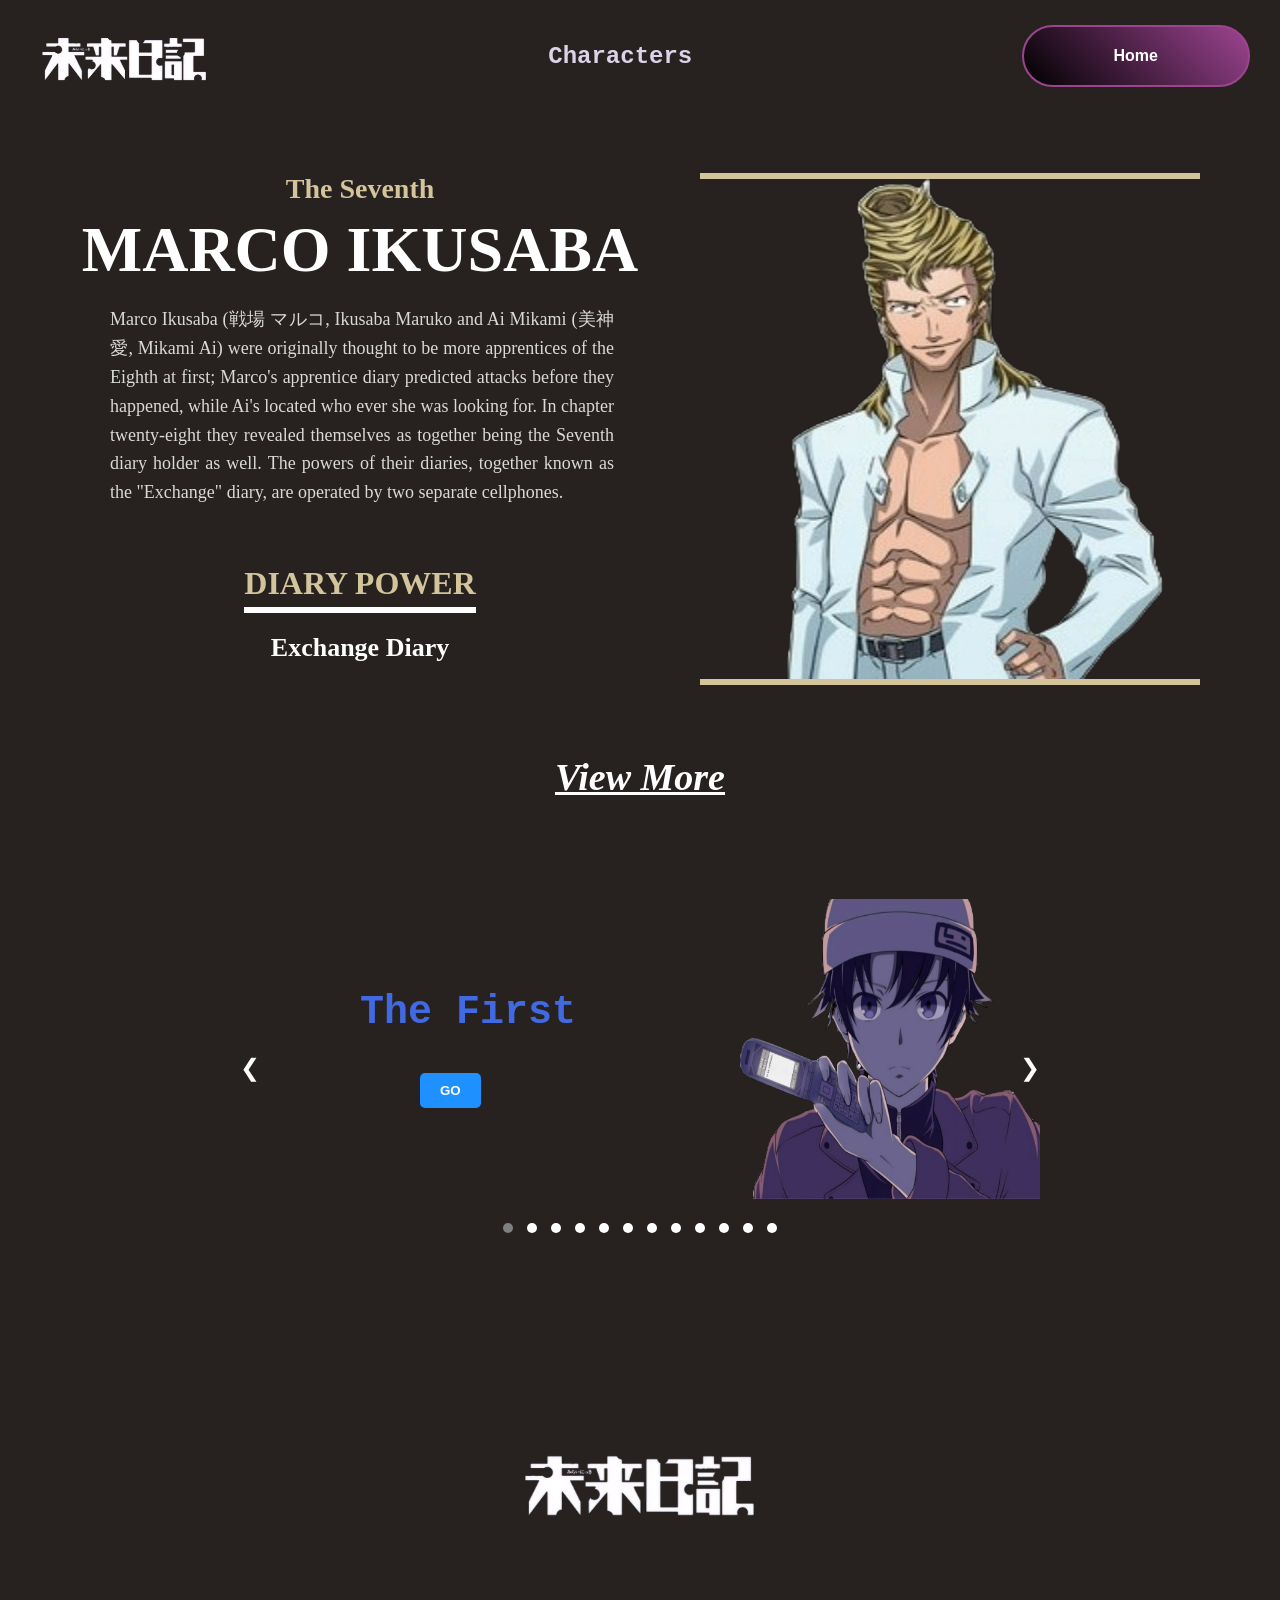
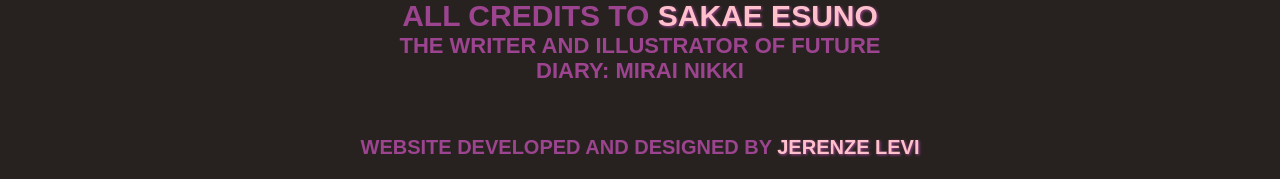
<file: marco.html>
<!DOCTYPE html>
<html lang="en">
<head>
  <meta charset="UTF-8">
  <meta name="viewport" content="width=device-width, initial-scale=1.0">
  <title>Future Diary Carousel</title>
  <style>
    body {
      margin: 0;
      background-color: rgb(39, 34, 31);
      font-family: 'Playfair Display', serif;
      color: white;
      text-align: center;
    }

    header {
      display: flex;
      justify-content: space-between;
      align-items: center;
      padding: 10px 30px;
      background-color: rgb(39, 34, 31);
    }

    .logo {
      width: 5cm;
    }

    .upperhead_text1 {
      font-size: 150%;
      font-family: 'Courier New', Courier, monospace;
      color: rgb(219, 211, 232);
    }

    .container_upperhead button {
      background: linear-gradient(45deg, black, rgb(157, 68, 145));
      color: white;
      border: 2px solid rgb(157, 68, 145);
      padding: 20px 90px;
      font-size: 16px;
      font-weight: bold;
      cursor: pointer;
      border-radius: 40px;
      transition: all 0.3s ease;
    }

    .container_upperhead button:hover {
      background: white;
      color: rgb(157, 68, 145);
    }

    .carousel {
      max-width: 800px;
      margin: 100px auto;
      position: relative;
    }

    .slide {
      display: none;
    }

    .slide.active {
      display: block;
    }

    .carousel img {
      max-height: 300px;
    }

    .character-title {
      font-size: 24px;
      font-family: 'Courier New', Courier, monospace;
      margin-left: 100px;
      font-size: 40px;
    }

    .go-button {
      background-color: #1e90ff;
      color: white;
      border: none;
      padding: 10px 20px;
      border-radius: 5px;
      margin-left: 160px;
      white-space: nowrap;        
      width: fit-content;          
      align-self: flex-start; 
      font-weight: bold;
      cursor: pointer;
      transition: background 0.3s ease, color 0.3s ease;
    }
    
    .go-button_yuki {
      background-color: #1e90ff;
      color: white;
      border: none;
      padding: 10px 20px;
      border-radius: 5px;
      margin-left: 160px;
      white-space: nowrap;        
      width: fit-content;          
      align-self: flex-start; 
      font-weight: bold;
      cursor: pointer;
      transition: background 0.3s ease, color 0.3s ease;
    }
    .go-button_yuki:hover {
      background-color: white;
      color: royalblue;
    }
    .go-button_yuno {
      background-color: pink;
      color: white;
      border: none;
      padding: 10px 20px;
      border-radius: 5px;
      margin-left: 160px;
      white-space: nowrap;        
      width: fit-content;          
      align-self: flex-start; 
      font-weight: bold;
      cursor: pointer;
      transition: background 0.3s ease, color 0.3s ease;
    }
    .go-button_yuno:hover {
      background-color: white;
      color: pink;
    }
    .go-button_takao {
      background-color: #C2775A;
      color: white;
      border: none;
      padding: 10px 20px;
      border-radius: 5px;
      margin-left: 160px;
      white-space: nowrap;        
      width: fit-content;          
      align-self: flex-start; 
      font-weight: bold;
      cursor: pointer;
      transition: background 0.3s ease, color 0.3s ease;
    }
    .go-button_takao:hover {
      background-color: white;
      color: #C2775A;
    }
    .go-button_keigo {
      background-color: #505B7D;
      color: white;
      border: none;
      padding: 10px 20px;
      border-radius: 5px;
      margin-left: 160px;
      white-space: nowrap;        
      width: fit-content;          
      align-self: flex-start; 
      font-weight: bold;
      cursor: pointer;
      transition: background 0.3s ease, color 0.3s ease;
    }
    .go-button_keigo:hover {
      background-color: white;
      color: #505B7D;
    }
    .go-button_reisuke {
      background-color: #A9DC9F;
      color: white;
      border: none;
      padding: 10px 20px;
      border-radius: 5px;
      margin-left: 160px;
      white-space: nowrap;        
      width: fit-content;          
      align-self: flex-start; 
      font-weight: bold;
      cursor: pointer;
      transition: background 0.3s ease, color 0.3s ease;
    }
    .go-button_reisuke:hover {
      background-color: white;
      color: #A9DC9F;
    }
    .go-button_tsubaki {
      background-color: #DD664D;
      color: white;
      border: none;
      padding: 10px 20px;
      border-radius: 5px;
      margin-left: 160px;
      white-space: nowrap;        
      width: fit-content;          
      align-self: flex-start; 
      font-weight: bold;
      cursor: pointer;
      transition: background 0.3s ease, color 0.3s ease;
    }
    .go-button_tsubaki:hover {
      background-color: white;
      color: #DD664D;
    }
    .go-button_marco {
      background-color: #D3C49C;
      color: white;
      border: none;
      padding: 10px 20px;
      border-radius: 5px;
      margin-left: 160px;
      white-space: nowrap;        
      width: fit-content;          
      align-self: flex-start; 
      font-weight: bold;
      cursor: pointer;
      transition: background 0.3s ease, color 0.3s ease;
    }
    .go-button_marco:hover {
      background-color: white;
      color: #D3C49C;
    }
    .go-button_kamado {
      background-color: #DD664D;
      color: white;
      border: none;
      padding: 10px 20px;
      border-radius: 5px;
      margin-left: 160px;
      white-space: nowrap;        
      width: fit-content;          
      align-self: flex-start; 
      font-weight: bold;
      cursor: pointer;
      transition: background 0.3s ease, color 0.3s ease;
    }
    .go-button_kamado:hover {
      background-color: white;
      color: #DD664D;
    }
    .go-button_minene {
      background-color: #553360;
      color: white;
      border: none;
      padding: 10px 20px;
      border-radius: 5px;
      margin-left: 160px;
      white-space: nowrap;        
      width: fit-content;          
      align-self: flex-start; 
      font-weight: bold;
      cursor: pointer;
      transition: background 0.3s ease, color 0.3s ease;
    }
    .go-button_minene:hover {
      background-color: white;
      color: #553360;
    }
    .go-button_karyuudo {
      background-color: #C1B5C0;
      color: white;
      border: none;
      padding: 10px 20px;
      border-radius: 5px;
      margin-left: 160px;
      white-space: nowrap;        
      width: fit-content;          
      align-self: flex-start; 
      font-weight: bold;
      cursor: pointer;
      transition: background 0.3s ease, color 0.3s ease;
    }
    .go-button_karyuudo:hover {
      background-color: white;
      color: #C1B5C0;
    }
    .go-button_john {
      background-color: #15090A;
      color: white;
      border: none;
      padding: 10px 20px;
      border-radius: 5px;
      margin-left: 160px;
      white-space: nowrap;        
      width: fit-content;          
      align-self: flex-start; 
      font-weight: bold;
      cursor: pointer;
      transition: background 0.3s ease, color 0.3s ease;
    }
    .go-button_john:hover {
      background-color: white;
      color: #15090A;
    }
    .go-button_yomotsu {
      background-color: #F9FEDE;
      color: white;
      border: none;
      padding: 10px 20px;
      border-radius: 5px;
      margin-left: 160px;
      white-space: nowrap;        
      width: fit-content;          
      align-self: flex-start; 
      font-weight: bold;
      cursor: pointer;
      transition: background 0.3s ease, color 0.3s ease;
    }
    .go-button_yomotsu:hover {
      background-color: white;
      color: #F9FEDE;
    }

    .dots {
      margin-top: 20px;
    }

    .dot {
      height: 10px;
      width: 10px;
      margin: 0 5px;
      background-color: white;
      border-radius: 50%;
      display: inline-block;
    }

    .dot.active {
      background-color: gray;
    }

    .arrow {
      position: absolute;
      top: 50%;
      transform: translateY(-50%);
      font-size: 24px;
      color: white;
      cursor: pointer;
      user-select: none;
    }

    .left-arrow {
      left: 0;
    }

    .right-arrow {
      right: 0;
    }
    .slide-content {
      display: flex;
      justify-content: space-between;
      align-items: center;
      text-align: left;
    }

    .text-side {
      display: flex;
      flex-direction: column;
      justify-content: center;
      gap: 10px;
      padding-left: 20px;
      flex: 1;
    }


    .slide_pic{
        width: 300px;    
    }
    .container {
      display: flex;
      justify-content: space-between;
      align-items: flex-start;
      padding: 60px 80px 20px;
      box-sizing: border-box;
    }

    .text-section {
      max-width: 50%;
    }

    .text-section h2 {
      font-size: 28px;
      color: #D3C49C;
      font-weight: bolder;
      margin: 0;
    }

    .text-section h1 {
      font-size: 64px;
      font-weight: bold;
      margin: 10px 0;
      line-height: 1.1;
    }

    .text-section p {
      font-size: 18px;
      line-height: 1.6;
      color: #d9d9d9;
      margin-top: 20px;
      max-width: 90%;
      margin-left: 30px;
      text-align: justify;
    }

    .diary-title {
      margin-top: 40px;
      font-size: 32px;
      color: #D3C49C;
      font-weight: bold;
      border-bottom: 6px solid white;
      display: inline-block;
      padding-bottom: 5px;
    }

    .diary-power {
      font-size: 26px;
      font-weight: bold;
      margin-top: 20px;
    }

    .image-section {
      display: flex;
      flex-direction: column;
      align-items: center;
    }

    .prof-line {
      height: 6px;
      background-color: #D3C49C;
      width: 100%;
      margin: 0 auto;
    }

    .image-section img {
      max-width: 500px;
      height: auto;
      display: block;
    }

    .view-more {
      text-align: center;
      margin-top: 50px;
      font-style: italic;
      font-size: 24px;
      font-weight: bold;
    }

    .view-more a {
      color: white;
      text-decoration: underline;
    }

    @media screen and (max-width: 900px) {
      .container {
        flex-direction: column;
        text-align: center;
      }

      .text-section, .image-section {
        max-width: 100%;
      }

      .image-section img {
        margin-top: 20px;
      }

      .view-more {
        margin-top: 40px;
      }
    }
    footer {
    color: #9D4491;
    text-align: center;
    font-weight: bold;
    
    font-family: 'Poppins', sans-serif;
    
}
.ctto, .ctto_esuno{
    line-height: 10px;
}
.ctto{
    font-size: 30px;
}
.ctto_esuno{
    font-size: 22px;
}

.ctto_levi{
    font-size: 20px;
    padding-top: 40px;
}
.logo_footer{
    width: 7cm;
    border: 0;
    margin: 0;
    padding-top: 80px;
    padding-bottom: 40px;
    background-color:transparent;
    justify-content: center;
}

  </style>
</head>
<body>
  <header>
    <img src="logo.png" alt="Future Diary Logo" class="logo">
    <h1 class="upperhead_text1">Characters</h1>
    <div class="container_upperhead">
      <button onclick="moveToHome()">Home</button>
    </div>
  </header>

  <div class="container">
    <div class="text-section">
      <h2>The Seventh</h2>
      <h1>MARCO IKUSABA</h1>
      <p>Marco Ikusaba (戦場 マルコ, Ikusaba Maruko and Ai Mikami (美神 愛, Mikami Ai) were originally thought to be more apprentices of the Eighth at first; Marco's apprentice diary predicted attacks before they happened, while Ai's located who ever she was looking for. In chapter twenty-eight they revealed themselves as together being the Seventh diary holder as well. The powers of their diaries, together known as the "Exchange" diary, are operated by two separate cellphones.</p>
      <div class="diary-title">DIARY POWER</div>
      <div class="diary-power">Exchange Diary</div>
    </div>

    <div class="image-section">
      <div class="prof-line"></div>
      <img src="avatar7.png" alt="Yukiteru Amano">
      <div class="prof-line"></div>
    </div>
  </div>

  <div class="view-more">
    <a href="https://futurediary.fandom.com/wiki/Marco_Ikusaba" style="color: white; font-size: 38px;">View More</a>
  </div>


  <div class="carousel">
    <div class="slide active">
      <div class="slide-content">
        <div class="text-side">
          <div class="character-title" style="font-weight: bold; color: royalblue;">The First</div>
          <br>
          <button class="go-button_yuki" onclick="window.location.href='yuki.html'">GO</button>
        </div>
        <img src="avatar1.png" alt="Yukiteru Amano" class="slide_pic">
      </div>
    </div>
    <div class="slide">
      <div class="slide-content">
        <div class="text-side">
          <div class="character-title" style="font-weight: bold; color: pink;">The Second</div>
          <br>
          <button class="go-button_yuno" onclick="window.location.href='yuno.html'">GO</button>
        </div>
        <img src="avatar2.png" alt="Yuno Gasai" class="slide_pic">
      </div>
    </div>
    <div class="slide">
      <div class="slide-content">
        <div class="text-side">
          <div class="character-title" style="font-weight: bold; color: #C2775A;">The Third</div>
          <br>
          <button class="go-button_takao" onclick="window.location.href='takao.html'">GO</button>
        </div>
       <img src="avatar3.png" alt="Takao Hiyama" class="slide_pic">
      </div>
    </div>
    <div class="slide">
      <div class="slide-content">
        <div class="text-side">
          <div class="character-title" style="font-weight: bold; color: #505B7D;">The Fourth</div>
          <br>
          <button class="go-button_keigo" onclick="window.location.href='keigo.html'">GO</button>
        </div>
        <img src="avatar4.png" alt="Keigo Kurusu" class="slide_pic">
      </div>
    </div>
    <div class="slide">
      <div class="slide-content">
        <div class="text-side">
          <div class="character-title" style="font-weight: bold; color: #A9DC9F;">The Fifth</div>
          <br>
          <button class="go-button_reisuke" onclick="window.location.href='reisuke.html'">GO</button>
        </div>
        <img src="avatar5.png" alt="Reisuke Houjou" class="slide_pic">
      </div>
    </div>
    <div class="slide">
      <div class="slide-content">
        <div class="text-side">
          <div class="character-title" style="font-weight: bold; color: #DD664D;">The Sixth</div>
          <br>
          <button class="go-button_tsubaki" onclick="window.location.href='tsubaki.html'">GO</button>
        </div>
        <img src="avatar6.png" alt="Tsubaki Kasugano" class="slide_pic">
      </div>
    </div>
    <div class="slide">
      <div class="slide-content">
        <div class="text-side">
          <div class="character-title" style="font-weight: bold; color: #D3C49C;">The Seventh</div>
          <br>
          <button class="go-button_marco" onclick="window.location.href='marco.html'">GO</button>
        </div>
        <img src="avatar7.png" alt="Marco ikusaba" class="slide_pic">
      </div>
    </div>
    <div class="slide">
      <div class="slide-content">
        <div class="text-side">
          <div class="character-title" style="font-weight: bold; color: #B8725E;">The Eigth</div>
          <br>
          <button class="go-button_kamado" onclick="window.location.href='kamado.html'">GO</button>
        </div>
        <img src="avatar8.png" alt="Kamado Ueshita" class="slide_pic">
      </div>
    </div>
    <div class="slide">
      <div class="slide-content">
        <div class="text-side">
          <div class="character-title" style="font-weight: bold; color: #553360;">The Ninth</div>
          <br>
          <button class="go-button_minene" onclick="window.location.href='minene.html'">GO</button>
        </div>
        <img src="avatar9.png" alt="Minene Uryu" class="slide_pic">
      </div>
    </div>
    <div class="slide">
      <div class="slide-content">
        <div class="text-side">
          <div class="character-title" style="font-weight: bold; color: #C1B5C0;">The Tenth</div>
          <br>
          <button class="go-button_karyuudo" onclick="window.location.href='karyuudo.html'">GO</button>
        </div>
        <img src="avatar10.png" alt="Karyuudo Tsukishima" class="slide_pic">
      </div>
    </div>
    <div class="slide">
      <div class="slide-content">
        <div class="text-side">
          <div class="character-title" style="font-weight: bold; color: #15090A;">The Eleventh</div>
          <br>
          <button class="go-button_john" onclick="window.location.href='john.html'">GO</button>
        </div>
        <img src="avatar11.png" alt="John Bacchus" class="slide_pic">
      </div>
    </div>
    <div class="slide">
      <div class="slide-content">
        <div class="text-side">
          <div class="character-title" style="font-weight: bold; color: #F9FEDE;">The Twelfth</div>
          <br>
          <button class="go-button_yomotsu" onclick="window.location.href='yomotsu.html'">GO</button>
        </div>
        <img src="avatar12.png" alt="Yomotsu Hirasaka" class="slide_pic">
      </div>
    </div>

    <span class="arrow left-arrow" onclick="changeSlide(-1)">&#10094;</span>
    <span class="arrow right-arrow" onclick="changeSlide(1)">&#10095;</span>

    <div class="dots">
      <span class="dot active" onclick="goToSlide(0)"></span>
      <span class="dot" onclick="goToSlide(1)"></span>
      <span class="dot" onclick="goToSlide(2)"></span>
      <span class="dot" onclick="goToSlide(3)"></span>
      <span class="dot" onclick="goToSlide(4)"></span>
      <span class="dot" onclick="goToSlide(5)"></span>
      <span class="dot" onclick="goToSlide(6)"></span>
      <span class="dot" onclick="goToSlide(7)"></span>
      <span class="dot" onclick="goToSlide(8)"></span>
      <span class="dot" onclick="goToSlide(9)"></span>
      <span class="dot" onclick="goToSlide(10)"></span>
      <span class="dot" onclick="goToSlide(11)"></span>
    </div>
  </div>

  <footer>
            <img src="logo.png" alt="Future Diary Logo" class="logo_footer">


            <h1 class="ctto">ALL CREDITS TO <span style="color: #FFC0CB; font-weight: bold; text-shadow: 1px 1px 3px #9D4491;">SAKAE ESUNO</span></h1>
            <h1 class="ctto_esuno">THE WRITER AND ILLUSTRATOR OF FUTURE</h1>
            <h1 class="ctto_esuno">DIARY: MIRAI NIKKI</h1>

            <p class="ctto_levi">WEBSITE DEVELOPED AND DESIGNED BY <span style="color: #FFC0CB; font-weight: bold; text-shadow: 1px 1px 3px #9D4491;">JERENZE LEVI</span></p>
        </footer>

  <script>
    
    let currentSlide = 0;
    const slides = document.querySelectorAll('.slide');
    const dots = document.querySelectorAll('.dot');

    function showSlide(index) {
      slides.forEach((slide, i) => {
        slide.classList.toggle('active', i === index);
        dots[i].classList.toggle('active', i === index);
      });
      currentSlide = index;
    }

    function changeSlide(step) {
      let newIndex = (currentSlide + step + slides.length) % slides.length;
      showSlide(newIndex);
    }

    function goToSlide(index) {
      showSlide(index);
    }

    setInterval(() => {
      changeSlide(1);
    }, 8000);

    function moveToHome() {
      window.location.href = "index.html"; // adjust path to your home page if needed
    }
  </script>
</body>
</html>
</file>
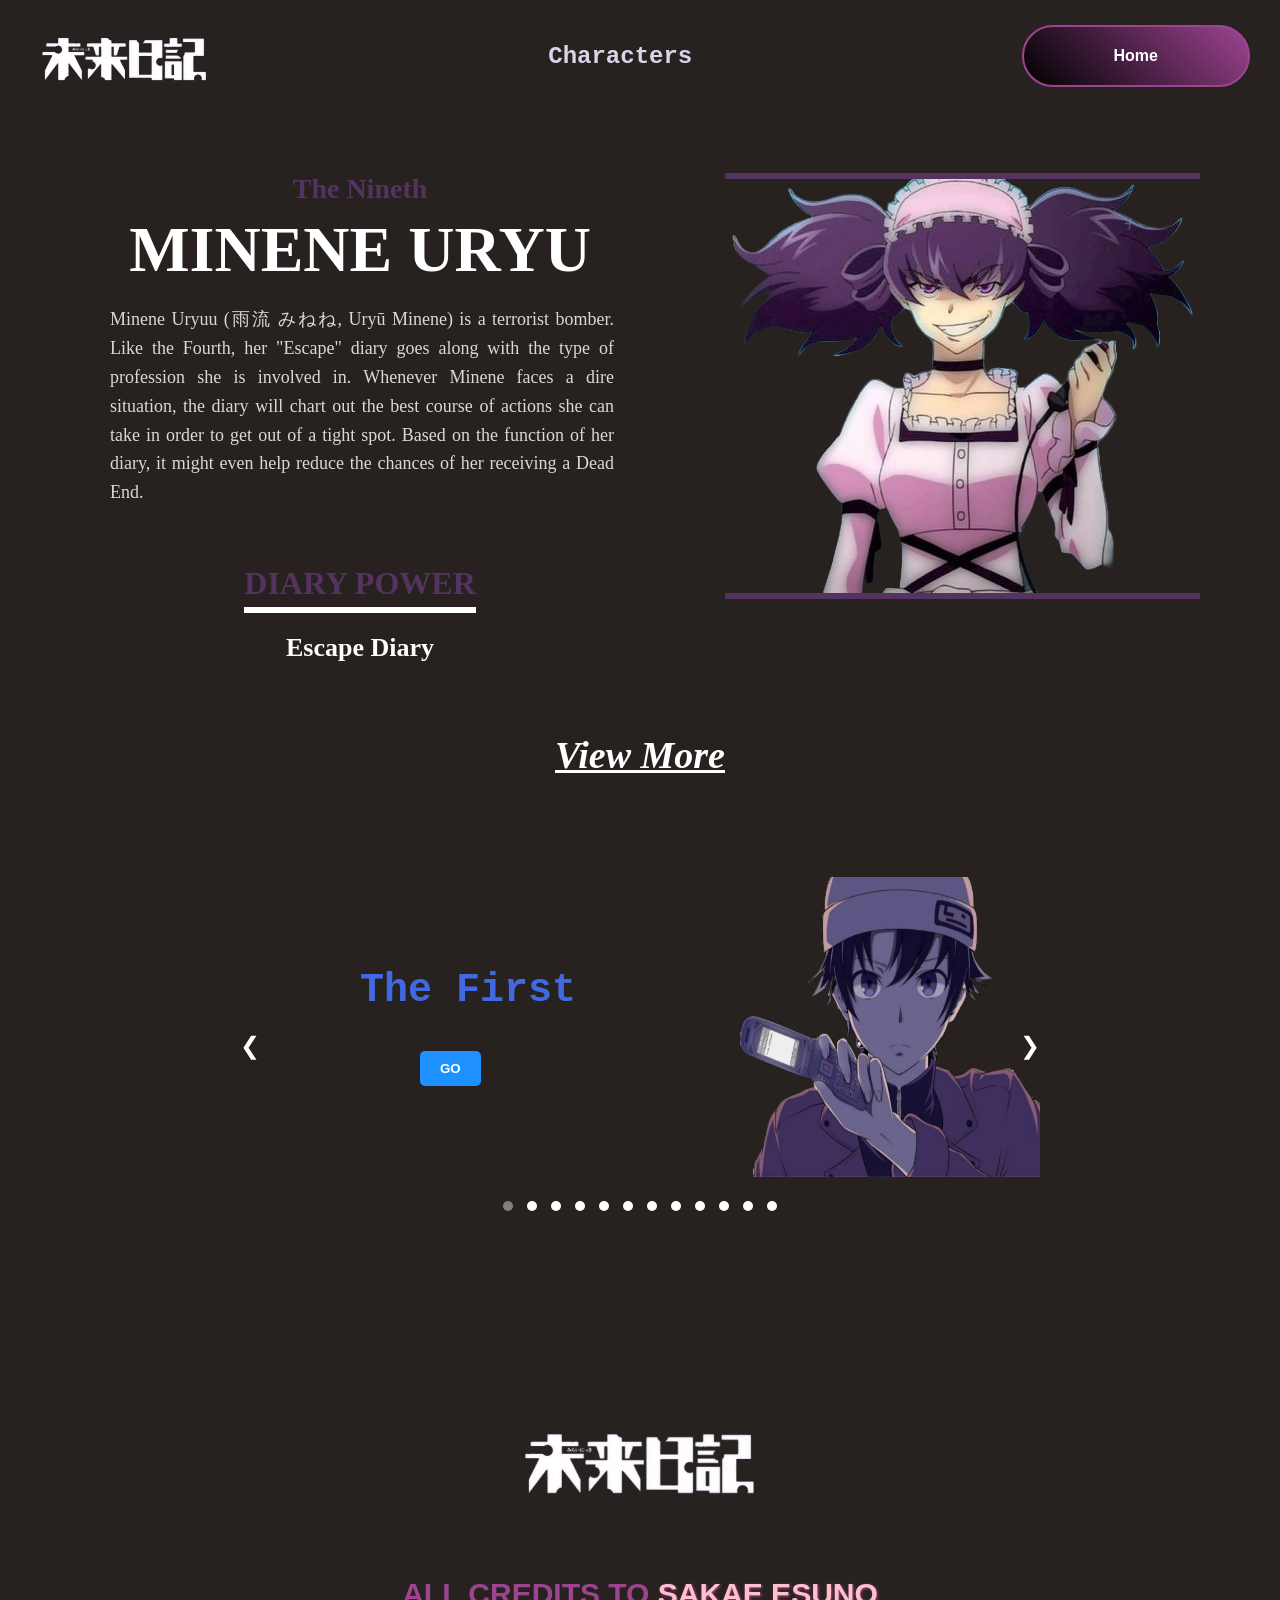
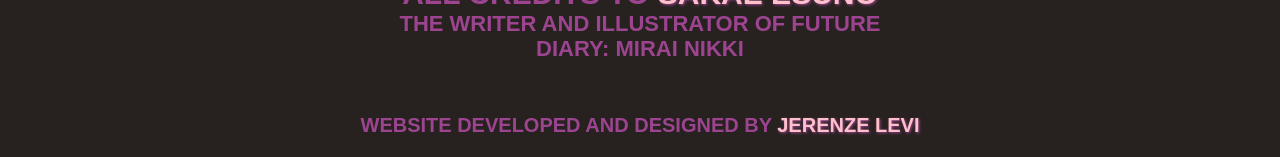
<file: minene.html>
<!DOCTYPE html>
<html lang="en">
<head>
  <meta charset="UTF-8">
  <meta name="viewport" content="width=device-width, initial-scale=1.0">
  <title>Future Diary Carousel</title>
  <style>
    body {
      margin: 0;
      background-color: rgb(39, 34, 31);
      font-family: 'Playfair Display', serif;
      color: white;
      text-align: center;
    }

    header {
      display: flex;
      justify-content: space-between;
      align-items: center;
      padding: 10px 30px;
      background-color: rgb(39, 34, 31);
    }

    .logo {
      width: 5cm;
    }

    .upperhead_text1 {
      font-size: 150%;
      font-family: 'Courier New', Courier, monospace;
      color: rgb(219, 211, 232);
    }

    .container_upperhead button {
      background: linear-gradient(45deg, black, rgb(157, 68, 145));
      color: white;
      border: 2px solid rgb(157, 68, 145);
      padding: 20px 90px;
      font-size: 16px;
      font-weight: bold;
      cursor: pointer;
      border-radius: 40px;
      transition: all 0.3s ease;
    }

    .container_upperhead button:hover {
      background: white;
      color: rgb(157, 68, 145);
    }

    .carousel {
      max-width: 800px;
      margin: 100px auto;
      position: relative;
    }

    .slide {
      display: none;
    }

    .slide.active {
      display: block;
    }

    .carousel img {
      max-height: 300px;
    }

    .character-title {
      font-size: 24px;
      font-family: 'Courier New', Courier, monospace;
      margin-left: 100px;
      font-size: 40px;
    }

    .go-button {
      background-color: #1e90ff;
      color: white;
      border: none;
      padding: 10px 20px;
      border-radius: 5px;
      margin-left: 160px;
      white-space: nowrap;        
      width: fit-content;          
      align-self: flex-start; 
      font-weight: bold;
      cursor: pointer;
      transition: background 0.3s ease, color 0.3s ease;
    }
    
    .go-button_yuki {
      background-color: #1e90ff;
      color: white;
      border: none;
      padding: 10px 20px;
      border-radius: 5px;
      margin-left: 160px;
      white-space: nowrap;        
      width: fit-content;          
      align-self: flex-start; 
      font-weight: bold;
      cursor: pointer;
      transition: background 0.3s ease, color 0.3s ease;
    }
    .go-button_yuki:hover {
      background-color: white;
      color: royalblue;
    }
    .go-button_yuno {
      background-color: pink;
      color: white;
      border: none;
      padding: 10px 20px;
      border-radius: 5px;
      margin-left: 160px;
      white-space: nowrap;        
      width: fit-content;          
      align-self: flex-start; 
      font-weight: bold;
      cursor: pointer;
      transition: background 0.3s ease, color 0.3s ease;
    }
    .go-button_yuno:hover {
      background-color: white;
      color: pink;
    }
    .go-button_takao {
      background-color: #C2775A;
      color: white;
      border: none;
      padding: 10px 20px;
      border-radius: 5px;
      margin-left: 160px;
      white-space: nowrap;        
      width: fit-content;          
      align-self: flex-start; 
      font-weight: bold;
      cursor: pointer;
      transition: background 0.3s ease, color 0.3s ease;
    }
    .go-button_takao:hover {
      background-color: white;
      color: #C2775A;
    }
    .go-button_keigo {
      background-color: #505B7D;
      color: white;
      border: none;
      padding: 10px 20px;
      border-radius: 5px;
      margin-left: 160px;
      white-space: nowrap;        
      width: fit-content;          
      align-self: flex-start; 
      font-weight: bold;
      cursor: pointer;
      transition: background 0.3s ease, color 0.3s ease;
    }
    .go-button_keigo:hover {
      background-color: white;
      color: #505B7D;
    }
    .go-button_reisuke {
      background-color: #A9DC9F;
      color: white;
      border: none;
      padding: 10px 20px;
      border-radius: 5px;
      margin-left: 160px;
      white-space: nowrap;        
      width: fit-content;          
      align-self: flex-start; 
      font-weight: bold;
      cursor: pointer;
      transition: background 0.3s ease, color 0.3s ease;
    }
    .go-button_reisuke:hover {
      background-color: white;
      color: #A9DC9F;
    }
    .go-button_tsubaki {
      background-color: #DD664D;
      color: white;
      border: none;
      padding: 10px 20px;
      border-radius: 5px;
      margin-left: 160px;
      white-space: nowrap;        
      width: fit-content;          
      align-self: flex-start; 
      font-weight: bold;
      cursor: pointer;
      transition: background 0.3s ease, color 0.3s ease;
    }
    .go-button_tsubaki:hover {
      background-color: white;
      color: #DD664D;
    }
    .go-button_marco {
      background-color: #D3C49C;
      color: white;
      border: none;
      padding: 10px 20px;
      border-radius: 5px;
      margin-left: 160px;
      white-space: nowrap;        
      width: fit-content;          
      align-self: flex-start; 
      font-weight: bold;
      cursor: pointer;
      transition: background 0.3s ease, color 0.3s ease;
    }
    .go-button_marco:hover {
      background-color: white;
      color: #D3C49C;
    }
    .go-button_kamado {
      background-color: #DD664D;
      color: white;
      border: none;
      padding: 10px 20px;
      border-radius: 5px;
      margin-left: 160px;
      white-space: nowrap;        
      width: fit-content;          
      align-self: flex-start; 
      font-weight: bold;
      cursor: pointer;
      transition: background 0.3s ease, color 0.3s ease;
    }
    .go-button_kamado:hover {
      background-color: white;
      color: #DD664D;
    }
    .go-button_minene {
      background-color: #553360;
      color: white;
      border: none;
      padding: 10px 20px;
      border-radius: 5px;
      margin-left: 160px;
      white-space: nowrap;        
      width: fit-content;          
      align-self: flex-start; 
      font-weight: bold;
      cursor: pointer;
      transition: background 0.3s ease, color 0.3s ease;
    }
    .go-button_minene:hover {
      background-color: white;
      color: #553360;
    }
    .go-button_karyuudo {
      background-color: #C1B5C0;
      color: white;
      border: none;
      padding: 10px 20px;
      border-radius: 5px;
      margin-left: 160px;
      white-space: nowrap;        
      width: fit-content;          
      align-self: flex-start; 
      font-weight: bold;
      cursor: pointer;
      transition: background 0.3s ease, color 0.3s ease;
    }
    .go-button_karyuudo:hover {
      background-color: white;
      color: #C1B5C0;
    }
    .go-button_john {
      background-color: #15090A;
      color: white;
      border: none;
      padding: 10px 20px;
      border-radius: 5px;
      margin-left: 160px;
      white-space: nowrap;        
      width: fit-content;          
      align-self: flex-start; 
      font-weight: bold;
      cursor: pointer;
      transition: background 0.3s ease, color 0.3s ease;
    }
    .go-button_john:hover {
      background-color: white;
      color: #15090A;
    }
    .go-button_yomotsu {
      background-color: #F9FEDE;
      color: white;
      border: none;
      padding: 10px 20px;
      border-radius: 5px;
      margin-left: 160px;
      white-space: nowrap;        
      width: fit-content;          
      align-self: flex-start; 
      font-weight: bold;
      cursor: pointer;
      transition: background 0.3s ease, color 0.3s ease;
    }
    .go-button_yomotsu:hover {
      background-color: white;
      color: #F9FEDE;
    }

    .dots {
      margin-top: 20px;
    }

    .dot {
      height: 10px;
      width: 10px;
      margin: 0 5px;
      background-color: white;
      border-radius: 50%;
      display: inline-block;
    }

    .dot.active {
      background-color: gray;
    }

    .arrow {
      position: absolute;
      top: 50%;
      transform: translateY(-50%);
      font-size: 24px;
      color: white;
      cursor: pointer;
      user-select: none;
    }

    .left-arrow {
      left: 0;
    }

    .right-arrow {
      right: 0;
    }
    .slide-content {
      display: flex;
      justify-content: space-between;
      align-items: center;
      text-align: left;
    }

    .text-side {
      display: flex;
      flex-direction: column;
      justify-content: center;
      gap: 10px;
      padding-left: 20px;
      flex: 1;
    }


    .slide_pic{
        width: 300px;    
    }
    .container {
      display: flex;
      justify-content: space-between;
      align-items: flex-start;
      padding: 60px 80px 20px;
      box-sizing: border-box;
    }

    .text-section {
      max-width: 50%;
    }

    .text-section h2 {
      font-size: 28px;
      color: #553360;
      font-weight: bolder;
      margin: 0;
    }

    .text-section h1 {
      font-size: 64px;
      font-weight: bold;
      margin: 10px 0;
      line-height: 1.1;
    }

    .text-section p {
      font-size: 18px;
      line-height: 1.6;
      color: #d9d9d9;
      margin-top: 20px;
      max-width: 90%;
      margin-left: 30px;
      text-align: justify;
    }

    .diary-title {
      margin-top: 40px;
      font-size: 32px;
      color: #553360;
      font-weight: bold;
      border-bottom: 6px solid white;
      display: inline-block;
      padding-bottom: 5px;
    }

    .diary-power {
      font-size: 26px;
      font-weight: bold;
      margin-top: 20px;
    }

    .image-section {
      display: flex;
      flex-direction: column;
      align-items: center;
    }

    .prof-line {
      height: 6px;
      background-color: #553360;
      width: 100%;
      margin: 0 auto;
    }

    .image-section img {
      max-width: 500px;
      height: auto;
      display: block;
    }

    .view-more {
      text-align: center;
      margin-top: 50px;
      font-style: italic;
      font-size: 24px;
      font-weight: bold;
    }

    .view-more a {
      color: white;
      text-decoration: underline;
    }

    @media screen and (max-width: 900px) {
      .container {
        flex-direction: column;
        text-align: center;
      }

      .text-section, .image-section {
        max-width: 100%;
      }

      .image-section img {
        margin-top: 20px;
      }

      .view-more {
        margin-top: 40px;
      }
    }
    footer {
    color: #9D4491;
    text-align: center;
    font-weight: bold;
    
    font-family: 'Poppins', sans-serif;
    
}
.ctto, .ctto_esuno{
    line-height: 10px;
}
.ctto{
    font-size: 30px;
}
.ctto_esuno{
    font-size: 22px;
}

.ctto_levi{
    font-size: 20px;
    padding-top: 40px;
}
.logo_footer{
    width: 7cm;
    border: 0;
    margin: 0;
    padding-top: 80px;
    padding-bottom: 40px;
    background-color:transparent;
    justify-content: center;
}

  </style>
</head>
<body>
  <header>
    <img src="logo.png" alt="Future Diary Logo" class="logo">
    <h1 class="upperhead_text1">Characters</h1>
    <div class="container_upperhead">
      <button onclick="moveToHome()">Home</button>
    </div>
  </header>

  <div class="container">
    <div class="text-section">
      <h2>The Nineth</h2>
      <h1>MINENE URYU</h1>
      <p>Minene Uryuu (雨流 みねね, Uryū Minene) is a terrorist bomber. Like the Fourth, her "Escape" diary goes along with the type of profession she is involved in. Whenever Minene faces a dire situation, the diary will chart out the best course of actions she can take in order to get out of a tight spot. Based on the function of her diary, it might even help reduce the chances of her receiving a Dead End.</p>
      <div class="diary-title">DIARY POWER</div>
      <div class="diary-power">Escape Diary</div>
    </div>

    <div class="image-section">
      <div class="prof-line"></div>
      <img src="minene.png" alt="Yukiteru Amano">
      <div class="prof-line"></div>
    </div>
  </div>

  <div class="view-more">
    <a href="https://futurediary.fandom.com/wiki/Minene_Uryuu" style="color: white; font-size: 38px;">View More</a>
  </div>


  <div class="carousel">
    <div class="slide active">
      <div class="slide-content">
        <div class="text-side">
          <div class="character-title" style="font-weight: bold; color: royalblue;">The First</div>
          <br>
          <button class="go-button_yuki" onclick="window.location.href='yuki.html'">GO</button>
        </div>
        <img src="avatar1.png" alt="Yukiteru Amano" class="slide_pic">
      </div>
    </div>
    <div class="slide">
      <div class="slide-content">
        <div class="text-side">
          <div class="character-title" style="font-weight: bold; color: pink;">The Second</div>
          <br>
          <button class="go-button_yuno" onclick="window.location.href='yuno.html'">GO</button>
        </div>
        <img src="avatar2.png" alt="Yuno Gasai" class="slide_pic">
      </div>
    </div>
    <div class="slide">
      <div class="slide-content">
        <div class="text-side">
          <div class="character-title" style="font-weight: bold; color: #C2775A;">The Third</div>
          <br>
          <button class="go-button_takao" onclick="window.location.href='takao.html'">GO</button>
        </div>
       <img src="avatar3.png" alt="Takao Hiyama" class="slide_pic">
      </div>
    </div>
    <div class="slide">
      <div class="slide-content">
        <div class="text-side">
          <div class="character-title" style="font-weight: bold; color: #505B7D;">The Fourth</div>
          <br>
          <button class="go-button_keigo" onclick="window.location.href='keigo.html'">GO</button>
        </div>
        <img src="avatar4.png" alt="Keigo Kurusu" class="slide_pic">
      </div>
    </div>
    <div class="slide">
      <div class="slide-content">
        <div class="text-side">
          <div class="character-title" style="font-weight: bold; color: #A9DC9F;">The Fifth</div>
          <br>
          <button class="go-button_reisuke" onclick="window.location.href='reisuke.html'">GO</button>
        </div>
        <img src="avatar5.png" alt="Reisuke Houjou" class="slide_pic">
      </div>
    </div>
    <div class="slide">
      <div class="slide-content">
        <div class="text-side">
          <div class="character-title" style="font-weight: bold; color: #DD664D;">The Sixth</div>
          <br>
          <button class="go-button_tsubaki" onclick="window.location.href='tsubaki.html'">GO</button>
        </div>
        <img src="avatar6.png" alt="Tsubaki Kasugano" class="slide_pic">
      </div>
    </div>
    <div class="slide">
      <div class="slide-content">
        <div class="text-side">
          <div class="character-title" style="font-weight: bold; color: #D3C49C;">The Seventh</div>
          <br>
          <button class="go-button_marco" onclick="window.location.href='marco.html'">GO</button>
        </div>
        <img src="avatar7.png" alt="Marco ikusaba" class="slide_pic">
      </div>
    </div>
    <div class="slide">
      <div class="slide-content">
        <div class="text-side">
          <div class="character-title" style="font-weight: bold; color: #B8725E;">The Eigth</div>
          <br>
          <button class="go-button_kamado" onclick="window.location.href='kamado.html'">GO</button>
        </div>
        <img src="avatar8.png" alt="Kamado Ueshita" class="slide_pic">
      </div>
    </div>
    <div class="slide">
      <div class="slide-content">
        <div class="text-side">
          <div class="character-title" style="font-weight: bold; color: #553360;">The Ninth</div>
          <br>
          <button class="go-button_minene" onclick="window.location.href='minene.html'">GO</button>
        </div>
        <img src="avatar9.png" alt="Minene Uryu" class="slide_pic">
      </div>
    </div>
    <div class="slide">
      <div class="slide-content">
        <div class="text-side">
          <div class="character-title" style="font-weight: bold; color: #C1B5C0;">The Tenth</div>
          <br>
          <button class="go-button_karyuudo" onclick="window.location.href='karyuudo.html'">GO</button>
        </div>
        <img src="avatar10.png" alt="Karyuudo Tsukishima" class="slide_pic">
      </div>
    </div>
    <div class="slide">
      <div class="slide-content">
        <div class="text-side">
          <div class="character-title" style="font-weight: bold; color: #15090A;">The Eleventh</div>
          <br>
          <button class="go-button_john" onclick="window.location.href='john.html'">GO</button>
        </div>
        <img src="avatar11.png" alt="John Bacchus" class="slide_pic">
      </div>
    </div>
    <div class="slide">
      <div class="slide-content">
        <div class="text-side">
          <div class="character-title" style="font-weight: bold; color: #F9FEDE;">The Twelfth</div>
          <br>
          <button class="go-button_yomotsu" onclick="window.location.href='yomotsu.html'">GO</button>
        </div>
        <img src="avatar12.png" alt="Yomotsu Hirasaka" class="slide_pic">
      </div>
    </div>

    <span class="arrow left-arrow" onclick="changeSlide(-1)">&#10094;</span>
    <span class="arrow right-arrow" onclick="changeSlide(1)">&#10095;</span>

    <div class="dots">
      <span class="dot active" onclick="goToSlide(0)"></span>
      <span class="dot" onclick="goToSlide(1)"></span>
      <span class="dot" onclick="goToSlide(2)"></span>
      <span class="dot" onclick="goToSlide(3)"></span>
      <span class="dot" onclick="goToSlide(4)"></span>
      <span class="dot" onclick="goToSlide(5)"></span>
      <span class="dot" onclick="goToSlide(6)"></span>
      <span class="dot" onclick="goToSlide(7)"></span>
      <span class="dot" onclick="goToSlide(8)"></span>
      <span class="dot" onclick="goToSlide(9)"></span>
      <span class="dot" onclick="goToSlide(10)"></span>
      <span class="dot" onclick="goToSlide(11)"></span>
    </div>
  </div>

  <footer>
            <img src="logo.png" alt="Future Diary Logo" class="logo_footer">


            <h1 class="ctto">ALL CREDITS TO <span style="color: #FFC0CB; font-weight: bold; text-shadow: 1px 1px 3px #9D4491;">SAKAE ESUNO</span></h1>
            <h1 class="ctto_esuno">THE WRITER AND ILLUSTRATOR OF FUTURE</h1>
            <h1 class="ctto_esuno">DIARY: MIRAI NIKKI</h1>

            <p class="ctto_levi">WEBSITE DEVELOPED AND DESIGNED BY <span style="color: #FFC0CB; font-weight: bold; text-shadow: 1px 1px 3px #9D4491;">JERENZE LEVI</span></p>
        </footer>

  <script>
    
    let currentSlide = 0;
    const slides = document.querySelectorAll('.slide');
    const dots = document.querySelectorAll('.dot');

    function showSlide(index) {
      slides.forEach((slide, i) => {
        slide.classList.toggle('active', i === index);
        dots[i].classList.toggle('active', i === index);
      });
      currentSlide = index;
    }

    function changeSlide(step) {
      let newIndex = (currentSlide + step + slides.length) % slides.length;
      showSlide(newIndex);
    }

    function goToSlide(index) {
      showSlide(index);
    }

    setInterval(() => {
      changeSlide(1);
    }, 8000);

    function moveToHome() {
      window.location.href = "index.html"; // adjust path to your home page if needed
    }
  </script>
</body>
</html>
</file>
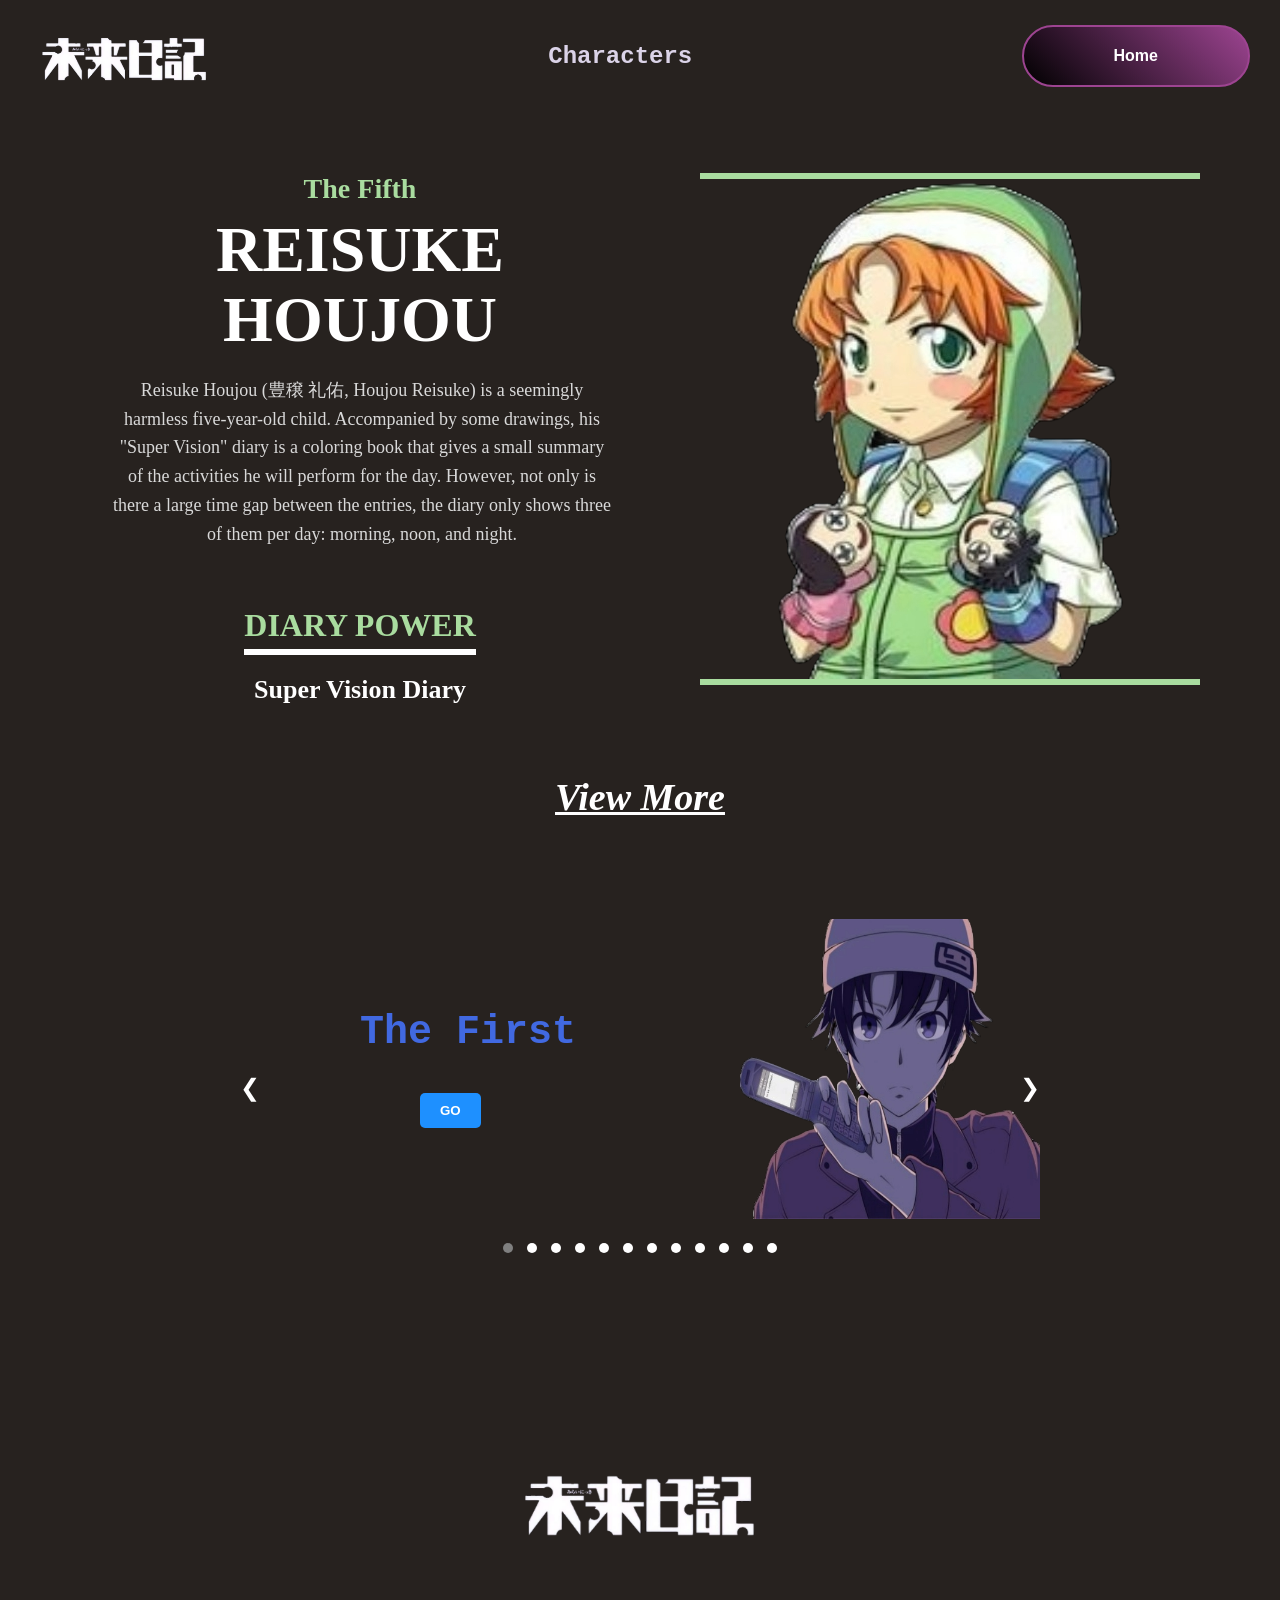
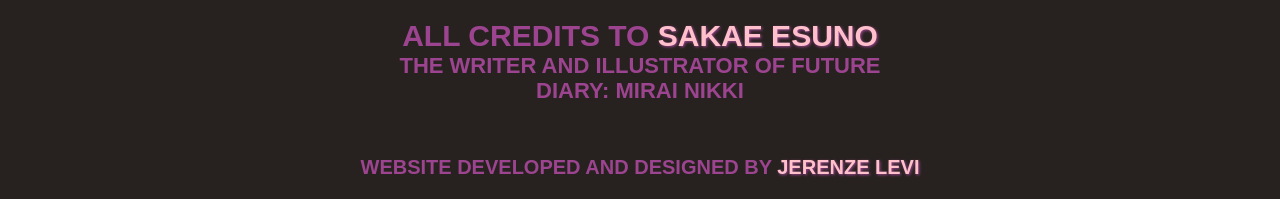
<file: reisuke.html>
<!DOCTYPE html>
<html lang="en">
<head>
  <meta charset="UTF-8">
  <meta name="viewport" content="width=device-width, initial-scale=1.0">
  <title>Future Diary Carousel</title>
  <style>
    body {
      margin: 0;
      background-color: rgb(39, 34, 31);
      font-family: 'Playfair Display', serif;
      color: white;
      text-align: center;
    }

    header {
      display: flex;
      justify-content: space-between;
      align-items: center;
      padding: 10px 30px;
      background-color: rgb(39, 34, 31);
    }

    .logo {
      width: 5cm;
    }

    .upperhead_text1 {
      font-size: 150%;
      font-family: 'Courier New', Courier, monospace;
      color: rgb(219, 211, 232);
    }

    .container_upperhead button {
      background: linear-gradient(45deg, black, rgb(157, 68, 145));
      color: white;
      border: 2px solid rgb(157, 68, 145);
      padding: 20px 90px;
      font-size: 16px;
      font-weight: bold;
      cursor: pointer;
      border-radius: 40px;
      transition: all 0.3s ease;
    }

    .container_upperhead button:hover {
      background: white;
      color: rgb(157, 68, 145);
    }

    .carousel {
      max-width: 800px;
      margin: 100px auto;
      position: relative;
    }

    .slide {
      display: none;
    }

    .slide.active {
      display: block;
    }

    .carousel img {
      max-height: 300px;
    }

    .character-title {
      font-size: 24px;
      font-family: 'Courier New', Courier, monospace;
      margin-left: 100px;
      font-size: 40px;
    }

    .go-button {
      background-color: #1e90ff;
      color: white;
      border: none;
      padding: 10px 20px;
      border-radius: 5px;
      margin-left: 160px;
      white-space: nowrap;        
      width: fit-content;          
      align-self: flex-start; 
      font-weight: bold;
      cursor: pointer;
      transition: background 0.3s ease, color 0.3s ease;
    }
    
    .go-button_yuki {
      background-color: #1e90ff;
      color: white;
      border: none;
      padding: 10px 20px;
      border-radius: 5px;
      margin-left: 160px;
      white-space: nowrap;        
      width: fit-content;          
      align-self: flex-start; 
      font-weight: bold;
      cursor: pointer;
      transition: background 0.3s ease, color 0.3s ease;
    }
    .go-button_yuki:hover {
      background-color: white;
      color: royalblue;
    }
    .go-button_yuno {
      background-color: pink;
      color: white;
      border: none;
      padding: 10px 20px;
      border-radius: 5px;
      margin-left: 160px;
      white-space: nowrap;        
      width: fit-content;          
      align-self: flex-start; 
      font-weight: bold;
      cursor: pointer;
      transition: background 0.3s ease, color 0.3s ease;
    }
    .go-button_yuno:hover {
      background-color: white;
      color: pink;
    }
    .go-button_takao {
      background-color: #C2775A;
      color: white;
      border: none;
      padding: 10px 20px;
      border-radius: 5px;
      margin-left: 160px;
      white-space: nowrap;        
      width: fit-content;          
      align-self: flex-start; 
      font-weight: bold;
      cursor: pointer;
      transition: background 0.3s ease, color 0.3s ease;
    }
    .go-button_takao:hover {
      background-color: white;
      color: #C2775A;
    }
    .go-button_keigo {
      background-color: #505B7D;
      color: white;
      border: none;
      padding: 10px 20px;
      border-radius: 5px;
      margin-left: 160px;
      white-space: nowrap;        
      width: fit-content;          
      align-self: flex-start; 
      font-weight: bold;
      cursor: pointer;
      transition: background 0.3s ease, color 0.3s ease;
    }
    .go-button_keigo:hover {
      background-color: white;
      color: #505B7D;
    }
    .go-button_reisuke {
      background-color: #A9DC9F;
      color: white;
      border: none;
      padding: 10px 20px;
      border-radius: 5px;
      margin-left: 160px;
      white-space: nowrap;        
      width: fit-content;          
      align-self: flex-start; 
      font-weight: bold;
      cursor: pointer;
      transition: background 0.3s ease, color 0.3s ease;
    }
    .go-button_reisuke:hover {
      background-color: white;
      color: #A9DC9F;
    }
    .go-button_tsubaki {
      background-color: #DD664D;
      color: white;
      border: none;
      padding: 10px 20px;
      border-radius: 5px;
      margin-left: 160px;
      white-space: nowrap;        
      width: fit-content;          
      align-self: flex-start; 
      font-weight: bold;
      cursor: pointer;
      transition: background 0.3s ease, color 0.3s ease;
    }
    .go-button_tsubaki:hover {
      background-color: white;
      color: #DD664D;
    }
    .go-button_marco {
      background-color: #D3C49C;
      color: white;
      border: none;
      padding: 10px 20px;
      border-radius: 5px;
      margin-left: 160px;
      white-space: nowrap;        
      width: fit-content;          
      align-self: flex-start; 
      font-weight: bold;
      cursor: pointer;
      transition: background 0.3s ease, color 0.3s ease;
    }
    .go-button_marco:hover {
      background-color: white;
      color: #D3C49C;
    }
    .go-button_kamado {
      background-color: #DD664D;
      color: white;
      border: none;
      padding: 10px 20px;
      border-radius: 5px;
      margin-left: 160px;
      white-space: nowrap;        
      width: fit-content;          
      align-self: flex-start; 
      font-weight: bold;
      cursor: pointer;
      transition: background 0.3s ease, color 0.3s ease;
    }
    .go-button_kamado:hover {
      background-color: white;
      color: #DD664D;
    }
    .go-button_minene {
      background-color: #553360;
      color: white;
      border: none;
      padding: 10px 20px;
      border-radius: 5px;
      margin-left: 160px;
      white-space: nowrap;        
      width: fit-content;          
      align-self: flex-start; 
      font-weight: bold;
      cursor: pointer;
      transition: background 0.3s ease, color 0.3s ease;
    }
    .go-button_minene:hover {
      background-color: white;
      color: #553360;
    }
    .go-button_karyuudo {
      background-color: #C1B5C0;
      color: white;
      border: none;
      padding: 10px 20px;
      border-radius: 5px;
      margin-left: 160px;
      white-space: nowrap;        
      width: fit-content;          
      align-self: flex-start; 
      font-weight: bold;
      cursor: pointer;
      transition: background 0.3s ease, color 0.3s ease;
    }
    .go-button_karyuudo:hover {
      background-color: white;
      color: #C1B5C0;
    }
    .go-button_john {
      background-color: #15090A;
      color: white;
      border: none;
      padding: 10px 20px;
      border-radius: 5px;
      margin-left: 160px;
      white-space: nowrap;        
      width: fit-content;          
      align-self: flex-start; 
      font-weight: bold;
      cursor: pointer;
      transition: background 0.3s ease, color 0.3s ease;
    }
    .go-button_john:hover {
      background-color: white;
      color: #15090A;
    }
    .go-button_yomotsu {
      background-color: #F9FEDE;
      color: white;
      border: none;
      padding: 10px 20px;
      border-radius: 5px;
      margin-left: 160px;
      white-space: nowrap;        
      width: fit-content;          
      align-self: flex-start; 
      font-weight: bold;
      cursor: pointer;
      transition: background 0.3s ease, color 0.3s ease;
    }
    .go-button_yomotsu:hover {
      background-color: white;
      color: #F9FEDE;
    }

    .dots {
      margin-top: 20px;
    }

    .dot {
      height: 10px;
      width: 10px;
      margin: 0 5px;
      background-color: white;
      border-radius: 50%;
      display: inline-block;
    }

    .dot.active {
      background-color: gray;
    }

    .arrow {
      position: absolute;
      top: 50%;
      transform: translateY(-50%);
      font-size: 24px;
      color: white;
      cursor: pointer;
      user-select: none;
    }

    .left-arrow {
      left: 0;
    }

    .right-arrow {
      right: 0;
    }
    .slide-content {
      display: flex;
      justify-content: space-between;
      align-items: center;
      text-align: left;
    }

    .text-side {
      display: flex;
      flex-direction: column;
      justify-content: center;
      gap: 10px;
      padding-left: 20px;
      flex: 1;
    }


    .slide_pic{
        width: 300px;    
    }
    .container {
      display: flex;
      justify-content: space-between;
      align-items: flex-start;
      padding: 60px 80px 20px;
      box-sizing: border-box;
    }

    .text-section {
      max-width: 50%;
    }

    .text-section h2 {
      font-size: 28px;
      color: #A9DC9F;
      font-weight: bolder;
      margin: 0;
    }

    .text-section h1 {
      font-size: 64px;
      font-weight: bold;
      margin: 10px 0;
      line-height: 1.1;
    }

    .text-section p {
      font-size: 18px;
      line-height: 1.6;
      color: #d9d9d9;
      margin-top: 20px;
      max-width: 90%;
      margin-left: 30px;
    }

    .diary-title {
      margin-top: 40px;
      font-size: 32px;
      color: #A9DC9F;
      font-weight: bold;
      border-bottom: 6px solid white;
      display: inline-block;
      padding-bottom: 5px;
    }

    .diary-power {
      font-size: 26px;
      font-weight: bold;
      margin-top: 20px;
    }

    .image-section {
      display: flex;
      flex-direction: column;
      align-items: center;
    }

    .prof-line {
      height: 6px;
      background-color: #A9DC9F;
      width: 100%;
      margin: 0 auto;
    }

    .image-section img {
      max-width: 500px;
      height: auto;
      display: block;
    }

    .view-more {
      text-align: center;
      margin-top: 50px;
      font-style: italic;
      font-size: 24px;
      font-weight: bold;
    }

    .view-more a {
      color: white;
      text-decoration: underline;
    }

    @media screen and (max-width: 900px) {
      .container {
        flex-direction: column;
        text-align: center;
      }

      .text-section, .image-section {
        max-width: 100%;
      }

      .image-section img {
        margin-top: 20px;
      }

      .view-more {
        margin-top: 40px;
      }
    }
    footer {
    color: #9D4491;
    text-align: center;
    font-weight: bold;
    
    font-family: 'Poppins', sans-serif;
    
}
.ctto, .ctto_esuno{
    line-height: 10px;
}
.ctto{
    font-size: 30px;
}
.ctto_esuno{
    font-size: 22px;
}

.ctto_levi{
    font-size: 20px;
    padding-top: 40px;
}
.logo_footer{
    width: 7cm;
    border: 0;
    margin: 0;
    padding-top: 80px;
    padding-bottom: 40px;
    background-color:transparent;
    justify-content: center;
}

  </style>
</head>
<body>
  <header>
    <img src="logo.png" alt="Future Diary Logo" class="logo">
    <h1 class="upperhead_text1">Characters</h1>
    <div class="container_upperhead">
      <button onclick="moveToHome()">Home</button>
    </div>
  </header>

  <div class="container">
    <div class="text-section">
      <h2>The Fifth</h2>
      <h1>REISUKE HOUJOU</h1>
      <p>Reisuke Houjou (豊穣 礼佑, Houjou Reisuke) is a seemingly harmless five-year-old child. Accompanied by some drawings, his "Super Vision" diary is a coloring book that gives a small summary of the activities he will perform for the day. However, not only is there a large time gap between the entries, the diary only shows three of them per day: morning, noon, and night.</p>
      <div class="diary-title">DIARY POWER</div>
      <div class="diary-power">Super Vision Diary</div>
    </div>

    <div class="image-section">
      <div class="prof-line"></div>
      <img src="avatar5.png" alt="Yukiteru Amano">
      <div class="prof-line"></div>
    </div>
  </div>

  <div class="view-more">
    <a href="https://futurediary.fandom.com/wiki/Reisuke_Houjou" style="color: white; font-size: 38px;">View More</a>
  </div>


  <div class="carousel">
    <div class="slide active">
      <div class="slide-content">
        <div class="text-side">
          <div class="character-title" style="font-weight: bold; color: royalblue;">The First</div>
          <br>
          <button class="go-button_yuki" onclick="window.location.href='yuki.html'">GO</button>
        </div>
        <img src="avatar1.png" alt="Yukiteru Amano" class="slide_pic">
      </div>
    </div>
    <div class="slide">
      <div class="slide-content">
        <div class="text-side">
          <div class="character-title" style="font-weight: bold; color: pink;">The Second</div>
          <br>
          <button class="go-button_yuno" onclick="window.location.href='yuno.html'">GO</button>
        </div>
        <img src="avatar2.png" alt="Yuno Gasai" class="slide_pic">
      </div>
    </div>
    <div class="slide">
      <div class="slide-content">
        <div class="text-side">
          <div class="character-title" style="font-weight: bold; color: #C2775A;">The Third</div>
          <br>
          <button class="go-button_takao" onclick="window.location.href='takao.html'">GO</button>
        </div>
       <img src="avatar3.png" alt="Takao Hiyama" class="slide_pic">
      </div>
    </div>
    <div class="slide">
      <div class="slide-content">
        <div class="text-side">
          <div class="character-title" style="font-weight: bold; color: #505B7D;">The Fourth</div>
          <br>
          <button class="go-button_keigo" onclick="window.location.href='keigo.html'">GO</button>
        </div>
        <img src="avatar4.png" alt="Keigo Kurusu" class="slide_pic">
      </div>
    </div>
    <div class="slide">
      <div class="slide-content">
        <div class="text-side">
          <div class="character-title" style="font-weight: bold; color: #A9DC9F;">The Fifth</div>
          <br>
          <button class="go-button_reisuke" onclick="window.location.href='reisuke.html'">GO</button>
        </div>
        <img src="avatar5.png" alt="Reisuke Houjou" class="slide_pic">
      </div>
    </div>
    <div class="slide">
      <div class="slide-content">
        <div class="text-side">
          <div class="character-title" style="font-weight: bold; color: #DD664D;">The Sixth</div>
          <br>
          <button class="go-button_tsubaki" onclick="window.location.href='tsubaki.html'">GO</button>
        </div>
        <img src="avatar6.png" alt="Tsubaki Kasugano" class="slide_pic">
      </div>
    </div>
    <div class="slide">
      <div class="slide-content">
        <div class="text-side">
          <div class="character-title" style="font-weight: bold; color: #D3C49C;">The Seventh</div>
          <br>
          <button class="go-button_marco" onclick="window.location.href='marco.html'">GO</button>
        </div>
        <img src="avatar7.png" alt="Marco ikusaba" class="slide_pic">
      </div>
    </div>
    <div class="slide">
      <div class="slide-content">
        <div class="text-side">
          <div class="character-title" style="font-weight: bold; color: #B8725E;">The Eigth</div>
          <br>
          <button class="go-button_kamado" onclick="window.location.href='kamado.html'">GO</button>
        </div>
        <img src="avatar8.png" alt="Kamado Ueshita" class="slide_pic">
      </div>
    </div>
    <div class="slide">
      <div class="slide-content">
        <div class="text-side">
          <div class="character-title" style="font-weight: bold; color: #553360;">The Ninth</div>
          <br>
          <button class="go-button_minene" onclick="window.location.href='minene.html'">GO</button>
        </div>
        <img src="avatar9.png" alt="Minene Uryu" class="slide_pic">
      </div>
    </div>
    <div class="slide">
      <div class="slide-content">
        <div class="text-side">
          <div class="character-title" style="font-weight: bold; color: #C1B5C0;">The Tenth</div>
          <br>
          <button class="go-button_karyuudo" onclick="window.location.href='karyuudo.html'">GO</button>
        </div>
        <img src="avatar10.png" alt="Karyuudo Tsukishima" class="slide_pic">
      </div>
    </div>
    <div class="slide">
      <div class="slide-content">
        <div class="text-side">
          <div class="character-title" style="font-weight: bold; color: #15090A;">The Eleventh</div>
          <br>
          <button class="go-button_john" onclick="window.location.href='john.html'">GO</button>
        </div>
        <img src="avatar11.png" alt="John Bacchus" class="slide_pic">
      </div>
    </div>
    <div class="slide">
      <div class="slide-content">
        <div class="text-side">
          <div class="character-title" style="font-weight: bold; color: #F9FEDE;">The Twelfth</div>
          <br>
          <button class="go-button_yomotsu" onclick="window.location.href='yomotsu.html'">GO</button>
        </div>
        <img src="avatar12.png" alt="Yomotsu Hirasaka" class="slide_pic">
      </div>
    </div>

    <span class="arrow left-arrow" onclick="changeSlide(-1)">&#10094;</span>
    <span class="arrow right-arrow" onclick="changeSlide(1)">&#10095;</span>

    <div class="dots">
      <span class="dot active" onclick="goToSlide(0)"></span>
      <span class="dot" onclick="goToSlide(1)"></span>
      <span class="dot" onclick="goToSlide(2)"></span>
      <span class="dot" onclick="goToSlide(3)"></span>
      <span class="dot" onclick="goToSlide(4)"></span>
      <span class="dot" onclick="goToSlide(5)"></span>
      <span class="dot" onclick="goToSlide(6)"></span>
      <span class="dot" onclick="goToSlide(7)"></span>
      <span class="dot" onclick="goToSlide(8)"></span>
      <span class="dot" onclick="goToSlide(9)"></span>
      <span class="dot" onclick="goToSlide(10)"></span>
      <span class="dot" onclick="goToSlide(11)"></span>
    </div>
  </div>

  <footer>
            <img src="logo.png" alt="Future Diary Logo" class="logo_footer">


            <h1 class="ctto">ALL CREDITS TO <span style="color: #FFC0CB; font-weight: bold; text-shadow: 1px 1px 3px #9D4491;">SAKAE ESUNO</span></h1>
            <h1 class="ctto_esuno">THE WRITER AND ILLUSTRATOR OF FUTURE</h1>
            <h1 class="ctto_esuno">DIARY: MIRAI NIKKI</h1>

            <p class="ctto_levi">WEBSITE DEVELOPED AND DESIGNED BY <span style="color: #FFC0CB; font-weight: bold; text-shadow: 1px 1px 3px #9D4491;">JERENZE LEVI</span></p>
        </footer>

  <script>
    
    let currentSlide = 0;
    const slides = document.querySelectorAll('.slide');
    const dots = document.querySelectorAll('.dot');

    function showSlide(index) {
      slides.forEach((slide, i) => {
        slide.classList.toggle('active', i === index);
        dots[i].classList.toggle('active', i === index);
      });
      currentSlide = index;
    }

    function changeSlide(step) {
      let newIndex = (currentSlide + step + slides.length) % slides.length;
      showSlide(newIndex);
    }

    function goToSlide(index) {
      showSlide(index);
    }

    setInterval(() => {
      changeSlide(1);
    }, 8000);

    function moveToHome() {
      window.location.href = "index.html"; // adjust path to your home page if needed
    }
  </script>
</body>
</html>
</file>
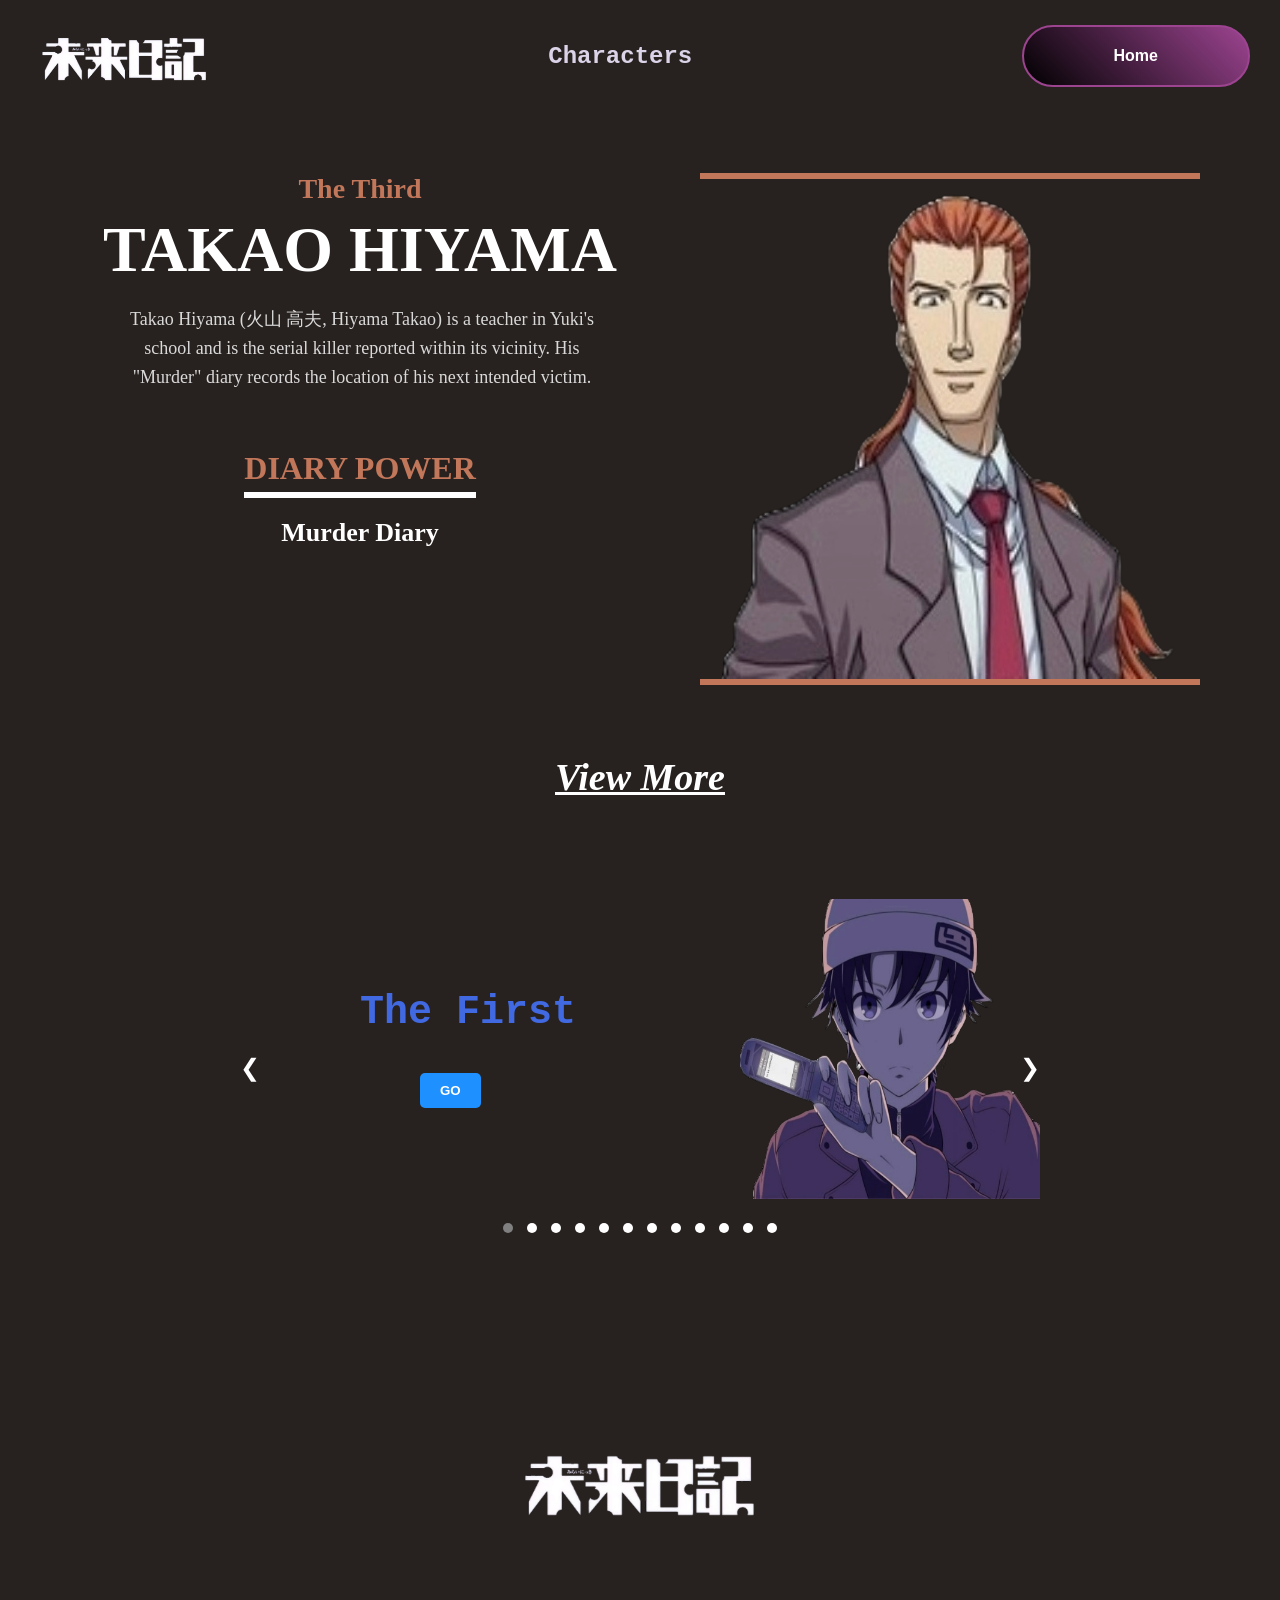
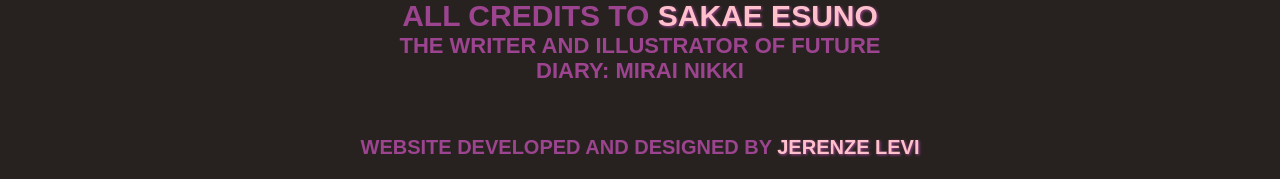
<file: takao.html>
<!DOCTYPE html>
<html lang="en">
<head>
  <meta charset="UTF-8">
  <meta name="viewport" content="width=device-width, initial-scale=1.0">
  <title>Future Diary Carousel</title>
  <style>
    body {
      margin: 0;
      background-color: rgb(39, 34, 31);
      font-family: 'Playfair Display', serif;
      color: white;
      text-align: center;
    }

    header {
      display: flex;
      justify-content: space-between;
      align-items: center;
      padding: 10px 30px;
      background-color: rgb(39, 34, 31);
    }

    .logo {
      width: 5cm;
    }

    .upperhead_text1 {
      font-size: 150%;
      font-family: 'Courier New', Courier, monospace;
      color: rgb(219, 211, 232);
    }

    .container_upperhead button {
      background: linear-gradient(45deg, black, rgb(157, 68, 145));
      color: white;
      border: 2px solid rgb(157, 68, 145);
      padding: 20px 90px;
      font-size: 16px;
      font-weight: bold;
      cursor: pointer;
      border-radius: 40px;
      transition: all 0.3s ease;
    }

    .container_upperhead button:hover {
      background: white;
      color: rgb(157, 68, 145);
    }

    .carousel {
      max-width: 800px;
      margin: 100px auto;
      position: relative;
    }

    .slide {
      display: none;
    }

    .slide.active {
      display: block;
    }

    .carousel img {
      max-height: 300px;
    }

    .character-title {
      font-size: 24px;
      font-family: 'Courier New', Courier, monospace;
      margin-left: 100px;
      font-size: 40px;
    }

    .go-button {
      background-color: #1e90ff;
      color: white;
      border: none;
      padding: 10px 20px;
      border-radius: 5px;
      margin-left: 160px;
      white-space: nowrap;        
      width: fit-content;          
      align-self: flex-start; 
      font-weight: bold;
      cursor: pointer;
      transition: background 0.3s ease, color 0.3s ease;
    }
    
    .go-button_yuki {
      background-color: #1e90ff;
      color: white;
      border: none;
      padding: 10px 20px;
      border-radius: 5px;
      margin-left: 160px;
      white-space: nowrap;        
      width: fit-content;          
      align-self: flex-start; 
      font-weight: bold;
      cursor: pointer;
      transition: background 0.3s ease, color 0.3s ease;
    }
    .go-button_yuki:hover {
      background-color: white;
      color: royalblue;
    }
    .go-button_yuno {
      background-color: pink;
      color: white;
      border: none;
      padding: 10px 20px;
      border-radius: 5px;
      margin-left: 160px;
      white-space: nowrap;        
      width: fit-content;          
      align-self: flex-start; 
      font-weight: bold;
      cursor: pointer;
      transition: background 0.3s ease, color 0.3s ease;
    }
    .go-button_yuno:hover {
      background-color: white;
      color: pink;
    }
    .go-button_takao {
      background-color: #C2775A;
      color: white;
      border: none;
      padding: 10px 20px;
      border-radius: 5px;
      margin-left: 160px;
      white-space: nowrap;        
      width: fit-content;          
      align-self: flex-start; 
      font-weight: bold;
      cursor: pointer;
      transition: background 0.3s ease, color 0.3s ease;
    }
    .go-button_takao:hover {
      background-color: white;
      color: #C2775A;
    }
    .go-button_keigo {
      background-color: #505B7D;
      color: white;
      border: none;
      padding: 10px 20px;
      border-radius: 5px;
      margin-left: 160px;
      white-space: nowrap;        
      width: fit-content;          
      align-self: flex-start; 
      font-weight: bold;
      cursor: pointer;
      transition: background 0.3s ease, color 0.3s ease;
    }
    .go-button_keigo:hover {
      background-color: white;
      color: #505B7D;
    }
    .go-button_reisuke {
      background-color: #A9DC9F;
      color: white;
      border: none;
      padding: 10px 20px;
      border-radius: 5px;
      margin-left: 160px;
      white-space: nowrap;        
      width: fit-content;          
      align-self: flex-start; 
      font-weight: bold;
      cursor: pointer;
      transition: background 0.3s ease, color 0.3s ease;
    }
    .go-button_reisuke:hover {
      background-color: white;
      color: #A9DC9F;
    }
    .go-button_tsubaki {
      background-color: #DD664D;
      color: white;
      border: none;
      padding: 10px 20px;
      border-radius: 5px;
      margin-left: 160px;
      white-space: nowrap;        
      width: fit-content;          
      align-self: flex-start; 
      font-weight: bold;
      cursor: pointer;
      transition: background 0.3s ease, color 0.3s ease;
    }
    .go-button_tsubaki:hover {
      background-color: white;
      color: #DD664D;
    }
    .go-button_marco {
      background-color: #D3C49C;
      color: white;
      border: none;
      padding: 10px 20px;
      border-radius: 5px;
      margin-left: 160px;
      white-space: nowrap;        
      width: fit-content;          
      align-self: flex-start; 
      font-weight: bold;
      cursor: pointer;
      transition: background 0.3s ease, color 0.3s ease;
    }
    .go-button_marco:hover {
      background-color: white;
      color: #D3C49C;
    }
    .go-button_kamado {
      background-color: #DD664D;
      color: white;
      border: none;
      padding: 10px 20px;
      border-radius: 5px;
      margin-left: 160px;
      white-space: nowrap;        
      width: fit-content;          
      align-self: flex-start; 
      font-weight: bold;
      cursor: pointer;
      transition: background 0.3s ease, color 0.3s ease;
    }
    .go-button_kamado:hover {
      background-color: white;
      color: #DD664D;
    }
    .go-button_minene {
      background-color: #553360;
      color: white;
      border: none;
      padding: 10px 20px;
      border-radius: 5px;
      margin-left: 160px;
      white-space: nowrap;        
      width: fit-content;          
      align-self: flex-start; 
      font-weight: bold;
      cursor: pointer;
      transition: background 0.3s ease, color 0.3s ease;
    }
    .go-button_minene:hover {
      background-color: white;
      color: #553360;
    }
    .go-button_karyuudo {
      background-color: #C1B5C0;
      color: white;
      border: none;
      padding: 10px 20px;
      border-radius: 5px;
      margin-left: 160px;
      white-space: nowrap;        
      width: fit-content;          
      align-self: flex-start; 
      font-weight: bold;
      cursor: pointer;
      transition: background 0.3s ease, color 0.3s ease;
    }
    .go-button_karyuudo:hover {
      background-color: white;
      color: #C1B5C0;
    }
    .go-button_john {
      background-color: #15090A;
      color: white;
      border: none;
      padding: 10px 20px;
      border-radius: 5px;
      margin-left: 160px;
      white-space: nowrap;        
      width: fit-content;          
      align-self: flex-start; 
      font-weight: bold;
      cursor: pointer;
      transition: background 0.3s ease, color 0.3s ease;
    }
    .go-button_john:hover {
      background-color: white;
      color: #15090A;
    }
    .go-button_yomotsu {
      background-color: #F9FEDE;
      color: white;
      border: none;
      padding: 10px 20px;
      border-radius: 5px;
      margin-left: 160px;
      white-space: nowrap;        
      width: fit-content;          
      align-self: flex-start; 
      font-weight: bold;
      cursor: pointer;
      transition: background 0.3s ease, color 0.3s ease;
    }
    .go-button_yomotsu:hover {
      background-color: white;
      color: #F9FEDE;
    }

    .dots {
      margin-top: 20px;
    }

    .dot {
      height: 10px;
      width: 10px;
      margin: 0 5px;
      background-color: white;
      border-radius: 50%;
      display: inline-block;
    }

    .dot.active {
      background-color: gray;
    }

    .arrow {
      position: absolute;
      top: 50%;
      transform: translateY(-50%);
      font-size: 24px;
      color: white;
      cursor: pointer;
      user-select: none;
    }

    .left-arrow {
      left: 0;
    }

    .right-arrow {
      right: 0;
    }
    .slide-content {
      display: flex;
      justify-content: space-between;
      align-items: center;
      text-align: left;
    }

    .text-side {
      display: flex;
      flex-direction: column;
      justify-content: center;
      gap: 10px;
      padding-left: 20px;
      flex: 1;
    }


    .slide_pic{
        width: 300px;    
    }
    .container {
      display: flex;
      justify-content: space-between;
      align-items: flex-start;
      padding: 60px 80px 20px;
      box-sizing: border-box;
    }

    .text-section {
      max-width: 50%;
    }

    .text-section h2 {
      font-size: 28px;
      color: #C2775A;
      font-weight: bolder;
      margin: 0;
    }

    .text-section h1 {
      font-size: 64px;
      font-weight: bold;
      margin: 10px 0;
      line-height: 1.1;
    }

    .text-section p {
      font-size: 18px;
      line-height: 1.6;
      color: #d9d9d9;
      margin-top: 20px;
      max-width: 90%;
      margin-left: 30px;
    }

    .diary-title {
      margin-top: 40px;
      font-size: 32px;
      color: #C2775A;
      font-weight: bold;
      border-bottom: 6px solid white;
      display: inline-block;
      padding-bottom: 5px;
    }

    .diary-power {
      font-size: 26px;
      font-weight: bold;
      margin-top: 20px;
    }

    .image-section {
      display: flex;
      flex-direction: column;
      align-items: center;
    }

    .prof-line {
      height: 6px;
      background-color: #C2775A;
      width: 100%;
      margin: 0 auto;
    }

    .image-section img {
      max-width: 500px;
      height: auto;
      display: block;
    }

    .view-more {
      text-align: center;
      margin-top: 50px;
      font-style: italic;
      font-size: 24px;
      font-weight: bold;
    }

    .view-more a {
      color: white;
      text-decoration: underline;
    }

    @media screen and (max-width: 900px) {
      .container {
        flex-direction: column;
        text-align: center;
      }

      .text-section, .image-section {
        max-width: 100%;
      }

      .image-section img {
        margin-top: 20px;
      }

      .view-more {
        margin-top: 40px;
      }
    }
    footer {
    color: #9D4491;
    text-align: center;
    font-weight: bold;
    
    font-family: 'Poppins', sans-serif;
    
}
.ctto, .ctto_esuno{
    line-height: 10px;
}
.ctto{
    font-size: 30px;
}
.ctto_esuno{
    font-size: 22px;
}

.ctto_levi{
    font-size: 20px;
    padding-top: 40px;
}
.logo_footer{
    width: 7cm;
    border: 0;
    margin: 0;
    padding-top: 80px;
    padding-bottom: 40px;
    background-color:transparent;
    justify-content: center;
}

  </style>
</head>
<body>
  <header>
    <img src="logo.png" alt="Future Diary Logo" class="logo">
    <h1 class="upperhead_text1">Characters</h1>
    <div class="container_upperhead">
      <button onclick="moveToHome()">Home</button>
    </div>
  </header>

  <div class="container">
    <div class="text-section">
      <h2>The Third</h2>
      <h1>TAKAO HIYAMA</h1>
      <p>Takao Hiyama (火山 高夫, Hiyama Takao) is a teacher in Yuki's school and is the serial killer reported within its vicinity. His "Murder" diary records the location of his next intended victim.</p>
      <div class="diary-title">DIARY POWER</div>
      <div class="diary-power">Murder Diary</div>
    </div>

    <div class="image-section">
      <div class="prof-line"></div>
      <img src="avatar3.png" alt="Yukiteru Amano">
      <div class="prof-line"></div>
    </div>
  </div>

  <div class="view-more">
    <a href="https://futurediary.fandom.com/wiki/Takao_Hiyama" style="color: white; font-size: 38px;">View More</a>
  </div>


  <div class="carousel">
    <div class="slide active">
      <div class="slide-content">
        <div class="text-side">
          <div class="character-title" style="font-weight: bold; color: royalblue;">The First</div>
          <br>
          <button class="go-button_yuki" onclick="window.location.href='yuki.html'">GO</button>
        </div>
        <img src="avatar1.png" alt="Yukiteru Amano" class="slide_pic">
      </div>
    </div>
    <div class="slide">
      <div class="slide-content">
        <div class="text-side">
          <div class="character-title" style="font-weight: bold; color: pink;">The Second</div>
          <br>
          <button class="go-button_yuno" onclick="window.location.href='yuno.html'">GO</button>
        </div>
        <img src="avatar2.png" alt="Yuno Gasai" class="slide_pic">
      </div>
    </div>
    <div class="slide">
      <div class="slide-content">
        <div class="text-side">
          <div class="character-title" style="font-weight: bold; color: #C2775A;">The Third</div>
          <br>
          <button class="go-button_takao" onclick="window.location.href='takao.html'">GO</button>
        </div>
       <img src="avatar3.png" alt="Takao Hiyama" class="slide_pic">
      </div>
    </div>
    <div class="slide">
      <div class="slide-content">
        <div class="text-side">
          <div class="character-title" style="font-weight: bold; color: #505B7D;">The Fourth</div>
          <br>
          <button class="go-button_keigo" onclick="window.location.href='keigo.html'">GO</button>
        </div>
        <img src="avatar4.png" alt="Keigo Kurusu" class="slide_pic">
      </div>
    </div>
    <div class="slide">
      <div class="slide-content">
        <div class="text-side">
          <div class="character-title" style="font-weight: bold; color: #A9DC9F;">The Fifth</div>
          <br>
          <button class="go-button_reisuke" onclick="window.location.href='reisuke.html'">GO</button>
        </div>
        <img src="avatar5.png" alt="Reisuke Houjou" class="slide_pic">
      </div>
    </div>
    <div class="slide">
      <div class="slide-content">
        <div class="text-side">
          <div class="character-title" style="font-weight: bold; color: #DD664D;">The Sixth</div>
          <br>
          <button class="go-button_tsubaki" onclick="window.location.href='tsubaki.html'">GO</button>
        </div>
        <img src="avatar6.png" alt="Tsubaki Kasugano" class="slide_pic">
      </div>
    </div>
    <div class="slide">
      <div class="slide-content">
        <div class="text-side">
          <div class="character-title" style="font-weight: bold; color: #D3C49C;">The Seventh</div>
          <br>
          <button class="go-button_marco" onclick="window.location.href='marco.html'">GO</button>
        </div>
        <img src="avatar7.png" alt="Marco ikusaba" class="slide_pic">
      </div>
    </div>
    <div class="slide">
      <div class="slide-content">
        <div class="text-side">
          <div class="character-title" style="font-weight: bold; color: #B8725E;">The Eigth</div>
          <br>
          <button class="go-button_kamado" onclick="window.location.href='kamado.html'">GO</button>
        </div>
        <img src="avatar8.png" alt="Kamado Ueshita" class="slide_pic">
      </div>
    </div>
    <div class="slide">
      <div class="slide-content">
        <div class="text-side">
          <div class="character-title" style="font-weight: bold; color: #553360;">The Ninth</div>
          <br>
          <button class="go-button_minene" onclick="window.location.href='minene.html'">GO</button>
        </div>
        <img src="avatar9.png" alt="Minene Uryu" class="slide_pic">
      </div>
    </div>
    <div class="slide">
      <div class="slide-content">
        <div class="text-side">
          <div class="character-title" style="font-weight: bold; color: #C1B5C0;">The Tenth</div>
          <br>
          <button class="go-button_karyuudo" onclick="window.location.href='karyuudo.html'">GO</button>
        </div>
        <img src="avatar10.png" alt="Karyuudo Tsukishima" class="slide_pic">
      </div>
    </div>
    <div class="slide">
      <div class="slide-content">
        <div class="text-side">
          <div class="character-title" style="font-weight: bold; color: #15090A;">The Eleventh</div>
          <br>
          <button class="go-button_john" onclick="window.location.href='john.html'">GO</button>
        </div>
        <img src="avatar11.png" alt="John Bacchus" class="slide_pic">
      </div>
    </div>
    <div class="slide">
      <div class="slide-content">
        <div class="text-side">
          <div class="character-title" style="font-weight: bold; color: #F9FEDE;">The Twelfth</div>
          <br>
          <button class="go-button_yomotsu" onclick="window.location.href='yomotsu.html'">GO</button>
        </div>
        <img src="avatar12.png" alt="Yomotsu Hirasaka" class="slide_pic">
      </div>
    </div>

    <span class="arrow left-arrow" onclick="changeSlide(-1)">&#10094;</span>
    <span class="arrow right-arrow" onclick="changeSlide(1)">&#10095;</span>

    <div class="dots">
      <span class="dot active" onclick="goToSlide(0)"></span>
      <span class="dot" onclick="goToSlide(1)"></span>
      <span class="dot" onclick="goToSlide(2)"></span>
      <span class="dot" onclick="goToSlide(3)"></span>
      <span class="dot" onclick="goToSlide(4)"></span>
      <span class="dot" onclick="goToSlide(5)"></span>
      <span class="dot" onclick="goToSlide(6)"></span>
      <span class="dot" onclick="goToSlide(7)"></span>
      <span class="dot" onclick="goToSlide(8)"></span>
      <span class="dot" onclick="goToSlide(9)"></span>
      <span class="dot" onclick="goToSlide(10)"></span>
      <span class="dot" onclick="goToSlide(11)"></span>
    </div>
  </div>

  <footer>
            <img src="logo.png" alt="Future Diary Logo" class="logo_footer">


            <h1 class="ctto">ALL CREDITS TO <span style="color: #FFC0CB; font-weight: bold; text-shadow: 1px 1px 3px #9D4491;">SAKAE ESUNO</span></h1>
            <h1 class="ctto_esuno">THE WRITER AND ILLUSTRATOR OF FUTURE</h1>
            <h1 class="ctto_esuno">DIARY: MIRAI NIKKI</h1>

            <p class="ctto_levi">WEBSITE DEVELOPED AND DESIGNED BY <span style="color: #FFC0CB; font-weight: bold; text-shadow: 1px 1px 3px #9D4491;">JERENZE LEVI</span></p>
        </footer>

  <script>
    
    let currentSlide = 0;
    const slides = document.querySelectorAll('.slide');
    const dots = document.querySelectorAll('.dot');

    function showSlide(index) {
      slides.forEach((slide, i) => {
        slide.classList.toggle('active', i === index);
        dots[i].classList.toggle('active', i === index);
      });
      currentSlide = index;
    }

    function changeSlide(step) {
      let newIndex = (currentSlide + step + slides.length) % slides.length;
      showSlide(newIndex);
    }

    function goToSlide(index) {
      showSlide(index);
    }

    setInterval(() => {
      changeSlide(1);
    }, 8000);

    function moveToHome() {
      window.location.href = "index.html"; // adjust path to your home page if needed
    }
  </script>
</body>
</html>
</file>
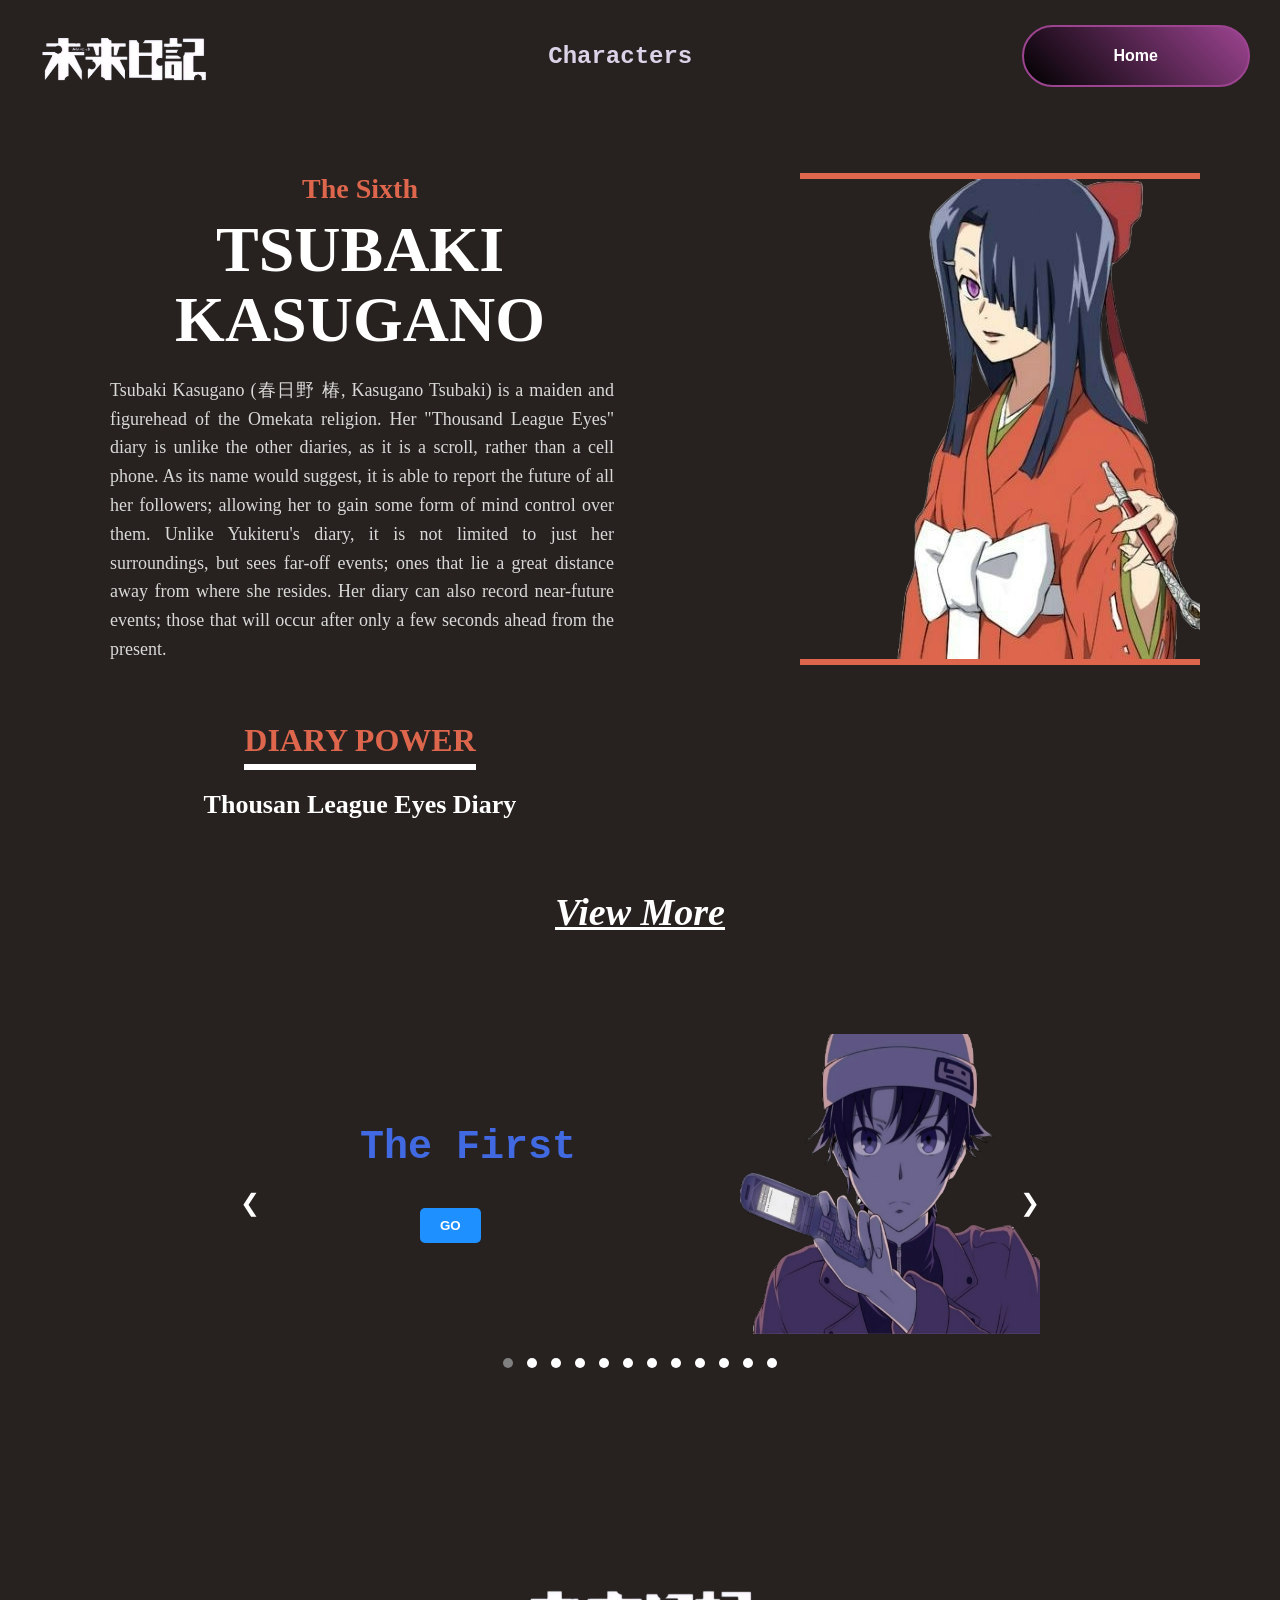
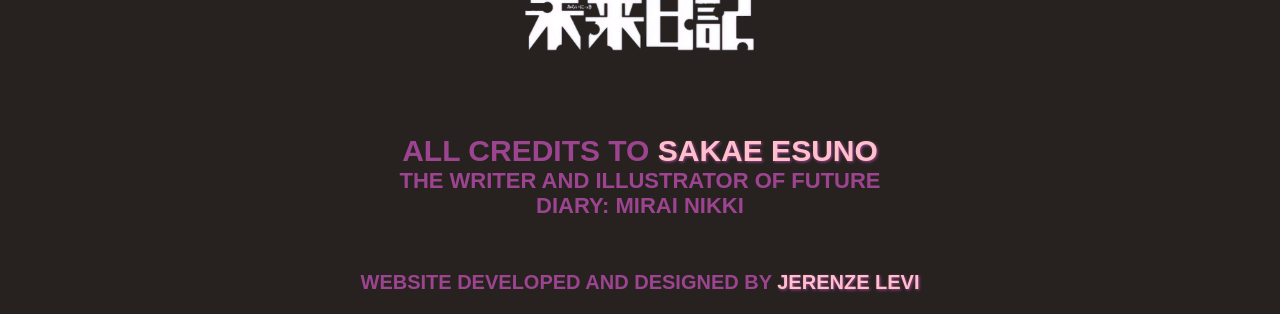
<file: tsubaki.html>
<!DOCTYPE html>
<html lang="en">
<head>
  <meta charset="UTF-8">
  <meta name="viewport" content="width=device-width, initial-scale=1.0">
  <title>Future Diary Carousel</title>
  <style>
    body {
      margin: 0;
      background-color: rgb(39, 34, 31);
      font-family: 'Playfair Display', serif;
      color: white;
      text-align: center;
    }

    header {
      display: flex;
      justify-content: space-between;
      align-items: center;
      padding: 10px 30px;
      background-color: rgb(39, 34, 31);
    }

    .logo {
      width: 5cm;
    }

    .upperhead_text1 {
      font-size: 150%;
      font-family: 'Courier New', Courier, monospace;
      color: rgb(219, 211, 232);
    }

    .container_upperhead button {
      background: linear-gradient(45deg, black, rgb(157, 68, 145));
      color: white;
      border: 2px solid rgb(157, 68, 145);
      padding: 20px 90px;
      font-size: 16px;
      font-weight: bold;
      cursor: pointer;
      border-radius: 40px;
      transition: all 0.3s ease;
    }

    .container_upperhead button:hover {
      background: white;
      color: rgb(157, 68, 145);
    }

    .carousel {
      max-width: 800px;
      margin: 100px auto;
      position: relative;
    }

    .slide {
      display: none;
    }

    .slide.active {
      display: block;
    }

    .carousel img {
      max-height: 300px;
    }

    .character-title {
      font-size: 24px;
      font-family: 'Courier New', Courier, monospace;
      margin-left: 100px;
      font-size: 40px;
    }

    .go-button {
      background-color: #1e90ff;
      color: white;
      border: none;
      padding: 10px 20px;
      border-radius: 5px;
      margin-left: 160px;
      white-space: nowrap;        
      width: fit-content;          
      align-self: flex-start; 
      font-weight: bold;
      cursor: pointer;
      transition: background 0.3s ease, color 0.3s ease;
    }
    
    .go-button_yuki {
      background-color: #1e90ff;
      color: white;
      border: none;
      padding: 10px 20px;
      border-radius: 5px;
      margin-left: 160px;
      white-space: nowrap;        
      width: fit-content;          
      align-self: flex-start; 
      font-weight: bold;
      cursor: pointer;
      transition: background 0.3s ease, color 0.3s ease;
    }
    .go-button_yuki:hover {
      background-color: white;
      color: royalblue;
    }
    .go-button_yuno {
      background-color: pink;
      color: white;
      border: none;
      padding: 10px 20px;
      border-radius: 5px;
      margin-left: 160px;
      white-space: nowrap;        
      width: fit-content;          
      align-self: flex-start; 
      font-weight: bold;
      cursor: pointer;
      transition: background 0.3s ease, color 0.3s ease;
    }
    .go-button_yuno:hover {
      background-color: white;
      color: pink;
    }
    .go-button_takao {
      background-color: #C2775A;
      color: white;
      border: none;
      padding: 10px 20px;
      border-radius: 5px;
      margin-left: 160px;
      white-space: nowrap;        
      width: fit-content;          
      align-self: flex-start; 
      font-weight: bold;
      cursor: pointer;
      transition: background 0.3s ease, color 0.3s ease;
    }
    .go-button_takao:hover {
      background-color: white;
      color: #C2775A;
    }
    .go-button_keigo {
      background-color: #505B7D;
      color: white;
      border: none;
      padding: 10px 20px;
      border-radius: 5px;
      margin-left: 160px;
      white-space: nowrap;        
      width: fit-content;          
      align-self: flex-start; 
      font-weight: bold;
      cursor: pointer;
      transition: background 0.3s ease, color 0.3s ease;
    }
    .go-button_keigo:hover {
      background-color: white;
      color: #505B7D;
    }
    .go-button_reisuke {
      background-color: #A9DC9F;
      color: white;
      border: none;
      padding: 10px 20px;
      border-radius: 5px;
      margin-left: 160px;
      white-space: nowrap;        
      width: fit-content;          
      align-self: flex-start; 
      font-weight: bold;
      cursor: pointer;
      transition: background 0.3s ease, color 0.3s ease;
    }
    .go-button_reisuke:hover {
      background-color: white;
      color: #A9DC9F;
    }
    .go-button_tsubaki {
      background-color: #DD664D;
      color: white;
      border: none;
      padding: 10px 20px;
      border-radius: 5px;
      margin-left: 160px;
      white-space: nowrap;        
      width: fit-content;          
      align-self: flex-start; 
      font-weight: bold;
      cursor: pointer;
      transition: background 0.3s ease, color 0.3s ease;
    }
    .go-button_tsubaki:hover {
      background-color: white;
      color: #DD664D;
    }
    .go-button_marco {
      background-color: #D3C49C;
      color: white;
      border: none;
      padding: 10px 20px;
      border-radius: 5px;
      margin-left: 160px;
      white-space: nowrap;        
      width: fit-content;          
      align-self: flex-start; 
      font-weight: bold;
      cursor: pointer;
      transition: background 0.3s ease, color 0.3s ease;
    }
    .go-button_marco:hover {
      background-color: white;
      color: #D3C49C;
    }
    .go-button_kamado {
      background-color: #DD664D;
      color: white;
      border: none;
      padding: 10px 20px;
      border-radius: 5px;
      margin-left: 160px;
      white-space: nowrap;        
      width: fit-content;          
      align-self: flex-start; 
      font-weight: bold;
      cursor: pointer;
      transition: background 0.3s ease, color 0.3s ease;
    }
    .go-button_kamado:hover {
      background-color: white;
      color: #DD664D;
    }
    .go-button_minene {
      background-color: #553360;
      color: white;
      border: none;
      padding: 10px 20px;
      border-radius: 5px;
      margin-left: 160px;
      white-space: nowrap;        
      width: fit-content;          
      align-self: flex-start; 
      font-weight: bold;
      cursor: pointer;
      transition: background 0.3s ease, color 0.3s ease;
    }
    .go-button_minene:hover {
      background-color: white;
      color: #553360;
    }
    .go-button_karyuudo {
      background-color: #C1B5C0;
      color: white;
      border: none;
      padding: 10px 20px;
      border-radius: 5px;
      margin-left: 160px;
      white-space: nowrap;        
      width: fit-content;          
      align-self: flex-start; 
      font-weight: bold;
      cursor: pointer;
      transition: background 0.3s ease, color 0.3s ease;
    }
    .go-button_karyuudo:hover {
      background-color: white;
      color: #C1B5C0;
    }
    .go-button_john {
      background-color: #15090A;
      color: white;
      border: none;
      padding: 10px 20px;
      border-radius: 5px;
      margin-left: 160px;
      white-space: nowrap;        
      width: fit-content;          
      align-self: flex-start; 
      font-weight: bold;
      cursor: pointer;
      transition: background 0.3s ease, color 0.3s ease;
    }
    .go-button_john:hover {
      background-color: white;
      color: #15090A;
    }
    .go-button_yomotsu {
      background-color: #F9FEDE;
      color: white;
      border: none;
      padding: 10px 20px;
      border-radius: 5px;
      margin-left: 160px;
      white-space: nowrap;        
      width: fit-content;          
      align-self: flex-start; 
      font-weight: bold;
      cursor: pointer;
      transition: background 0.3s ease, color 0.3s ease;
    }
    .go-button_yomotsu:hover {
      background-color: white;
      color: #F9FEDE;
    }

    .dots {
      margin-top: 20px;
    }

    .dot {
      height: 10px;
      width: 10px;
      margin: 0 5px;
      background-color: white;
      border-radius: 50%;
      display: inline-block;
    }

    .dot.active {
      background-color: gray;
    }

    .arrow {
      position: absolute;
      top: 50%;
      transform: translateY(-50%);
      font-size: 24px;
      color: white;
      cursor: pointer;
      user-select: none;
    }

    .left-arrow {
      left: 0;
    }

    .right-arrow {
      right: 0;
    }
    .slide-content {
      display: flex;
      justify-content: space-between;
      align-items: center;
      text-align: left;
    }

    .text-side {
      display: flex;
      flex-direction: column;
      justify-content: center;
      gap: 10px;
      padding-left: 20px;
      flex: 1;
    }


    .slide_pic{
        width: 300px;    
    }
    .container {
      display: flex;
      justify-content: space-between;
      align-items: flex-start;
      padding: 60px 80px 20px;
      box-sizing: border-box;
    }

    .text-section {
      max-width: 50%;
    }

    .text-section h2 {
      font-size: 28px;
      color: #DD664D;
      font-weight: bolder;
      margin: 0;
    }

    .text-section h1 {
      font-size: 64px;
      font-weight: bold;
      margin: 10px 0;
      line-height: 1.1;
    }

    .text-section p {
      font-size: 18px;
      line-height: 1.6;
      color: #d9d9d9;
      margin-top: 20px;
      max-width: 90%;
      margin-left: 30px;
      text-align: justify;
    }

    .diary-title {
      margin-top: 40px;
      font-size: 32px;
      color: #DD664D;
      font-weight: bold;
      border-bottom: 6px solid white;
      display: inline-block;
      padding-bottom: 5px;
    }

    .diary-power {
      font-size: 26px;
      font-weight: bold;
      margin-top: 20px;
    }

    .image-section {
      display: flex;
      flex-direction: column;
      align-items: center;
    }

    .prof-line {
      height: 6px;
      background-color: #DD664D;
      width: 100%;
      margin: 0 auto;
    }

    .image-section img {
      max-width: 500px;
      height: auto;
      display: block;
    }

    .view-more {
      text-align: center;
      margin-top: 50px;
      font-style: italic;
      font-size: 24px;
      font-weight: bold;
    }

    .view-more a {
      color: white;
      text-decoration: underline;
    }

    @media screen and (max-width: 900px) {
      .container {
        flex-direction: column;
        text-align: center;
      }

      .text-section, .image-section {
        max-width: 100%;
      }

      .image-section img {
        margin-top: 20px;
      }

      .view-more {
        margin-top: 40px;
      }
    }
    footer {
    color: #9D4491;
    text-align: center;
    font-weight: bold;
    
    font-family: 'Poppins', sans-serif;
    
}
.ctto, .ctto_esuno{
    line-height: 10px;
}
.ctto{
    font-size: 30px;
}
.ctto_esuno{
    font-size: 22px;
}

.ctto_levi{
    font-size: 20px;
    padding-top: 40px;
}
.logo_footer{
    width: 7cm;
    border: 0;
    margin: 0;
    padding-top: 80px;
    padding-bottom: 40px;
    background-color:transparent;
    justify-content: center;
}

  </style>
</head>
<body>
  <header>
    <img src="logo.png" alt="Future Diary Logo" class="logo">
    <h1 class="upperhead_text1">Characters</h1>
    <div class="container_upperhead">
      <button onclick="moveToHome()">Home</button>
    </div>
  </header>

  <div class="container">
    <div class="text-section">
      <h2>The Sixth</h2>
      <h1>TSUBAKI KASUGANO</h1>
      <p>Tsubaki Kasugano (春日野 椿, Kasugano Tsubaki) is a maiden and figurehead of the Omekata religion. Her "Thousand League Eyes" diary is unlike the other diaries, as it is a scroll, rather than a cell phone. As its name would suggest, it is able to report the future of all her followers; allowing her to gain some form of mind control over them. Unlike Yukiteru's diary, it is not limited to just her surroundings, but sees far-off events; ones that lie a great distance away from where she resides. Her diary can also record near-future events; those that will occur after only a few seconds ahead from the present.</p>
      <div class="diary-title">DIARY POWER</div>
      <div class="diary-power">Thousan League Eyes Diary</div>
    </div>

    <div class="image-section">
      <div class="prof-line"></div>
      <img src="tsubaki.png" alt="Yukiteru Amano">
      <div class="prof-line"></div>
    </div>
  </div>

  <div class="view-more">
    <a href="https://futurediary.fandom.com/wiki/Tsubaki_Kasugano" style="color: white; font-size: 38px;">View More</a>
  </div>


  <div class="carousel">
    <div class="slide active">
      <div class="slide-content">
        <div class="text-side">
          <div class="character-title" style="font-weight: bold; color: royalblue;">The First</div>
          <br>
          <button class="go-button_yuki" onclick="window.location.href='yuki.html'">GO</button>
        </div>
        <img src="avatar1.png" alt="Yukiteru Amano" class="slide_pic">
      </div>
    </div>
    <div class="slide">
      <div class="slide-content">
        <div class="text-side">
          <div class="character-title" style="font-weight: bold; color: pink;">The Second</div>
          <br>
          <button class="go-button_yuno" onclick="window.location.href='yuno.html'">GO</button>
        </div>
        <img src="avatar2.png" alt="Yuno Gasai" class="slide_pic">
      </div>
    </div>
    <div class="slide">
      <div class="slide-content">
        <div class="text-side">
          <div class="character-title" style="font-weight: bold; color: #C2775A;">The Third</div>
          <br>
          <button class="go-button_takao" onclick="window.location.href='takao.html'">GO</button>
        </div>
       <img src="avatar3.png" alt="Takao Hiyama" class="slide_pic">
      </div>
    </div>
    <div class="slide">
      <div class="slide-content">
        <div class="text-side">
          <div class="character-title" style="font-weight: bold; color: #505B7D;">The Fourth</div>
          <br>
          <button class="go-button_keigo" onclick="window.location.href='keigo.html'">GO</button>
        </div>
        <img src="avatar4.png" alt="Keigo Kurusu" class="slide_pic">
      </div>
    </div>
    <div class="slide">
      <div class="slide-content">
        <div class="text-side">
          <div class="character-title" style="font-weight: bold; color: #A9DC9F;">The Fifth</div>
          <br>
          <button class="go-button_reisuke" onclick="window.location.href='reisuke.html'">GO</button>
        </div>
        <img src="avatar5.png" alt="Reisuke Houjou" class="slide_pic">
      </div>
    </div>
    <div class="slide">
      <div class="slide-content">
        <div class="text-side">
          <div class="character-title" style="font-weight: bold; color: #DD664D;">The Sixth</div>
          <br>
          <button class="go-button_tsubaki" onclick="window.location.href='tsubaki.html'">GO</button>
        </div>
        <img src="avatar6.png" alt="Tsubaki Kasugano" class="slide_pic">
      </div>
    </div>
    <div class="slide">
      <div class="slide-content">
        <div class="text-side">
          <div class="character-title" style="font-weight: bold; color: #D3C49C;">The Seventh</div>
          <br>
          <button class="go-button_marco" onclick="window.location.href='marco.html'">GO</button>
        </div>
        <img src="avatar7.png" alt="Marco ikusaba" class="slide_pic">
      </div>
    </div>
    <div class="slide">
      <div class="slide-content">
        <div class="text-side">
          <div class="character-title" style="font-weight: bold; color: #B8725E;">The Eigth</div>
          <br>
          <button class="go-button_kamado" onclick="window.location.href='kamado.html'">GO</button>
        </div>
        <img src="avatar8.png" alt="Kamado Ueshita" class="slide_pic">
      </div>
    </div>
    <div class="slide">
      <div class="slide-content">
        <div class="text-side">
          <div class="character-title" style="font-weight: bold; color: #553360;">The Ninth</div>
          <br>
          <button class="go-button_minene" onclick="window.location.href='minene.html'">GO</button>
        </div>
        <img src="avatar9.png" alt="Minene Uryu" class="slide_pic">
      </div>
    </div>
    <div class="slide">
      <div class="slide-content">
        <div class="text-side">
          <div class="character-title" style="font-weight: bold; color: #C1B5C0;">The Tenth</div>
          <br>
          <button class="go-button_karyuudo" onclick="window.location.href='karyuudo.html'">GO</button>
        </div>
        <img src="avatar10.png" alt="Karyuudo Tsukishima" class="slide_pic">
      </div>
    </div>
    <div class="slide">
      <div class="slide-content">
        <div class="text-side">
          <div class="character-title" style="font-weight: bold; color: #15090A;">The Eleventh</div>
          <br>
          <button class="go-button_john" onclick="window.location.href='john.html'">GO</button>
        </div>
        <img src="avatar11.png" alt="John Bacchus" class="slide_pic">
      </div>
    </div>
    <div class="slide">
      <div class="slide-content">
        <div class="text-side">
          <div class="character-title" style="font-weight: bold; color: #F9FEDE;">The Twelfth</div>
          <br>
          <button class="go-button_yomotsu" onclick="window.location.href='yomotsu.html'">GO</button>
        </div>
        <img src="avatar12.png" alt="Yomotsu Hirasaka" class="slide_pic">
      </div>
    </div>

    <span class="arrow left-arrow" onclick="changeSlide(-1)">&#10094;</span>
    <span class="arrow right-arrow" onclick="changeSlide(1)">&#10095;</span>

    <div class="dots">
      <span class="dot active" onclick="goToSlide(0)"></span>
      <span class="dot" onclick="goToSlide(1)"></span>
      <span class="dot" onclick="goToSlide(2)"></span>
      <span class="dot" onclick="goToSlide(3)"></span>
      <span class="dot" onclick="goToSlide(4)"></span>
      <span class="dot" onclick="goToSlide(5)"></span>
      <span class="dot" onclick="goToSlide(6)"></span>
      <span class="dot" onclick="goToSlide(7)"></span>
      <span class="dot" onclick="goToSlide(8)"></span>
      <span class="dot" onclick="goToSlide(9)"></span>
      <span class="dot" onclick="goToSlide(10)"></span>
      <span class="dot" onclick="goToSlide(11)"></span>
    </div>
  </div>

  <footer>
            <img src="logo.png" alt="Future Diary Logo" class="logo_footer">


            <h1 class="ctto">ALL CREDITS TO <span style="color: #FFC0CB; font-weight: bold; text-shadow: 1px 1px 3px #9D4491;">SAKAE ESUNO</span></h1>
            <h1 class="ctto_esuno">THE WRITER AND ILLUSTRATOR OF FUTURE</h1>
            <h1 class="ctto_esuno">DIARY: MIRAI NIKKI</h1>

            <p class="ctto_levi">WEBSITE DEVELOPED AND DESIGNED BY <span style="color: #FFC0CB; font-weight: bold; text-shadow: 1px 1px 3px #9D4491;">JERENZE LEVI</span></p>
        </footer>

  <script>
    
    let currentSlide = 0;
    const slides = document.querySelectorAll('.slide');
    const dots = document.querySelectorAll('.dot');

    function showSlide(index) {
      slides.forEach((slide, i) => {
        slide.classList.toggle('active', i === index);
        dots[i].classList.toggle('active', i === index);
      });
      currentSlide = index;
    }

    function changeSlide(step) {
      let newIndex = (currentSlide + step + slides.length) % slides.length;
      showSlide(newIndex);
    }

    function goToSlide(index) {
      showSlide(index);
    }

    setInterval(() => {
      changeSlide(1);
    }, 8000);

    function moveToHome() {
      window.location.href = "index.html"; // adjust path to your home page if needed
    }
  </script>
</body>
</html>
</file>
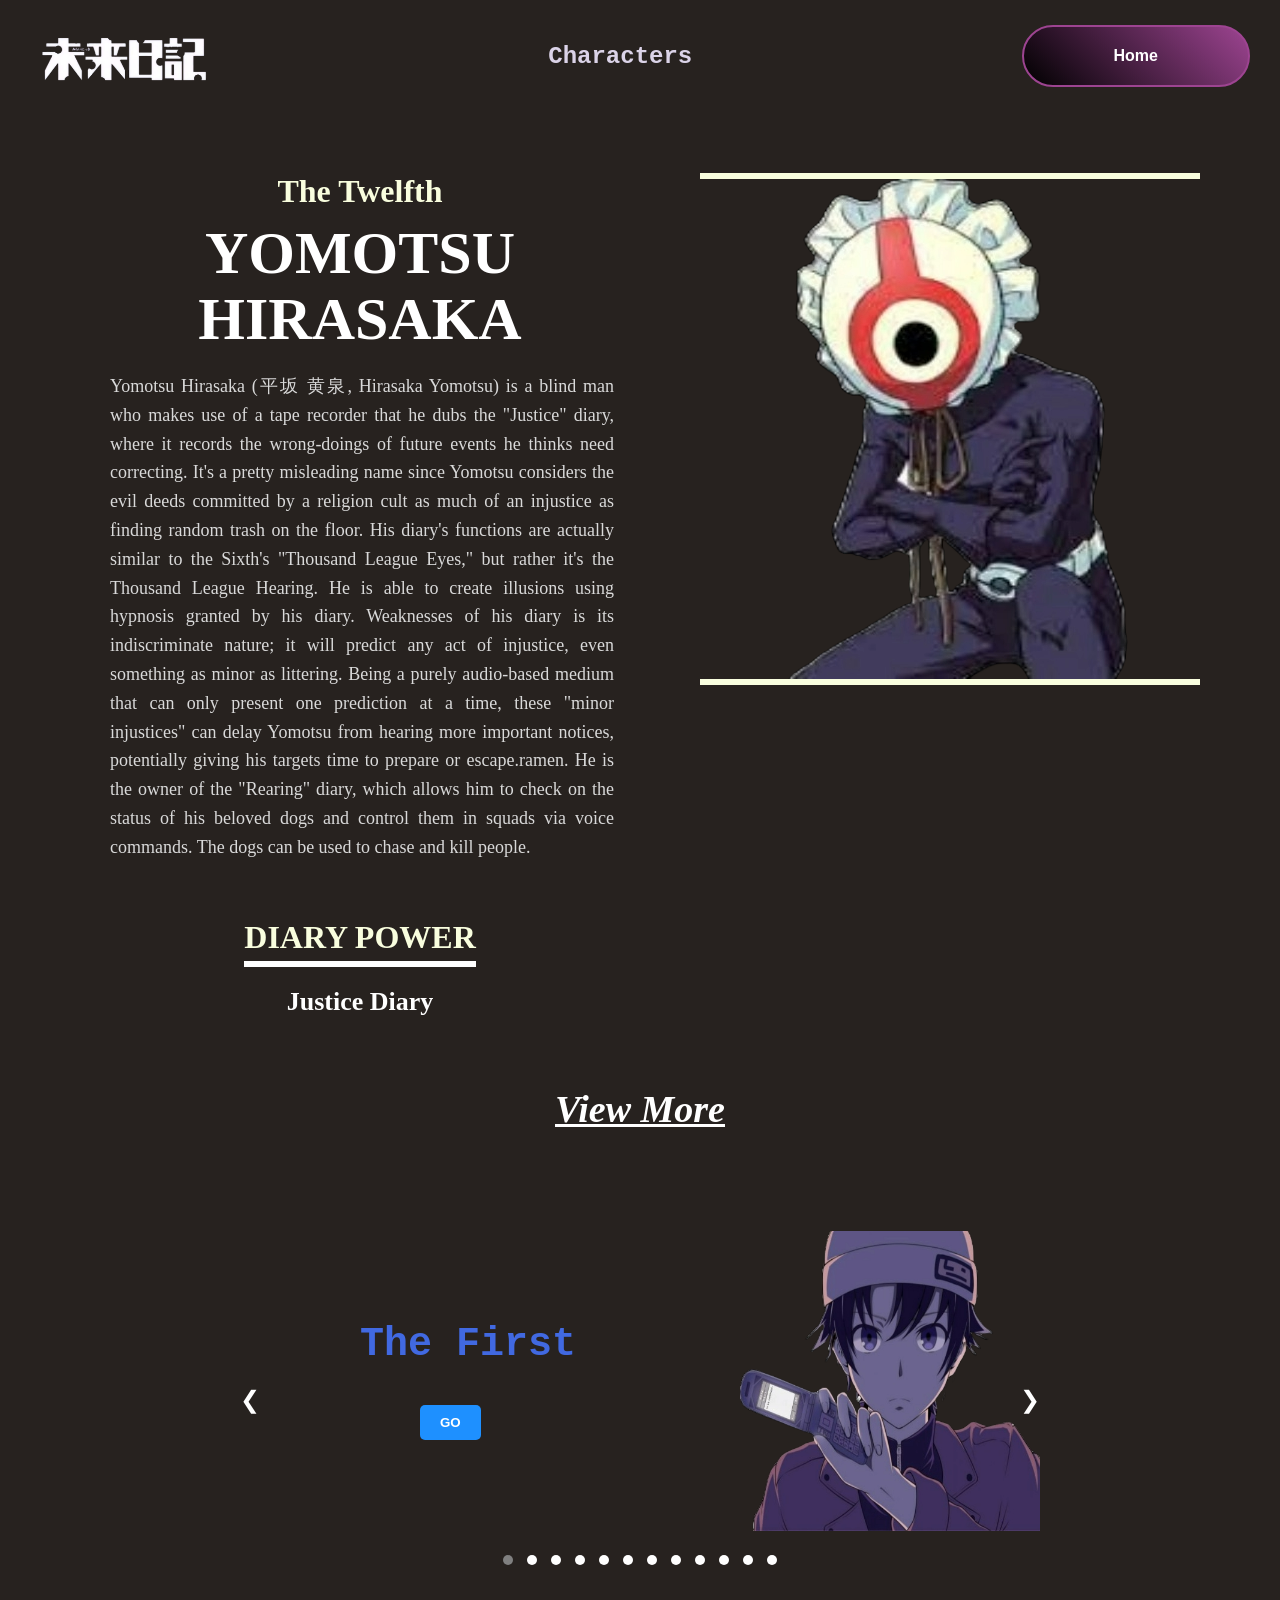
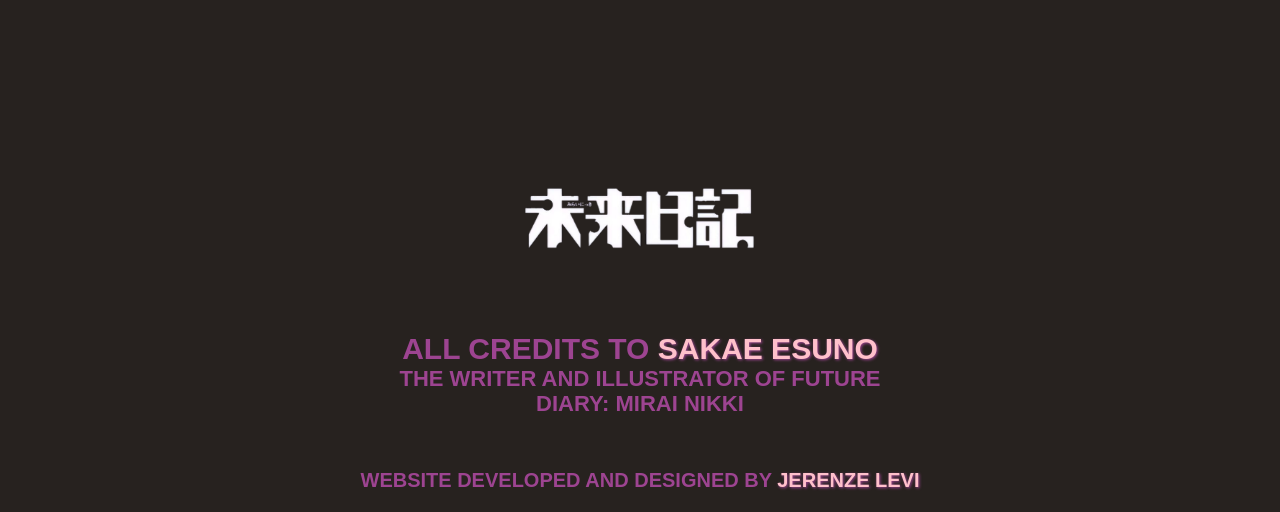
<file: yomotsu.html>
<!DOCTYPE html>
<html lang="en">
<head>
  <meta charset="UTF-8">
  <meta name="viewport" content="width=device-width, initial-scale=1.0">
  <title>Future Diary Carousel</title>
  <style>
    body {
      margin: 0;
      background-color: rgb(39, 34, 31);
      font-family: 'Playfair Display', serif;
      color: white;
      text-align: center;
    }

    header {
      display: flex;
      justify-content: space-between;
      align-items: center;
      padding: 10px 30px;
      background-color: rgb(39, 34, 31);
    }

    .logo {
      width: 5cm;
    }

    .upperhead_text1 {
      font-size: 150%;
      font-family: 'Courier New', Courier, monospace;
      color: rgb(219, 211, 232);
    }

    .container_upperhead button {
      background: linear-gradient(45deg, black, rgb(157, 68, 145));
      color: white;
      border: 2px solid rgb(157, 68, 145);
      padding: 20px 90px;
      font-size: 16px;
      font-weight: bold;
      cursor: pointer;
      border-radius: 40px;
      transition: all 0.3s ease;
    }

    .container_upperhead button:hover {
      background: white;
      color: rgb(157, 68, 145);
    }

    .carousel {
      max-width: 800px;
      margin: 100px auto;
      position: relative;
    }

    .slide {
      display: none;
    }

    .slide.active {
      display: block;
    }

    .carousel img {
      max-height: 300px;
    }

    .character-title {
      font-size: 24px;
      font-family: 'Courier New', Courier, monospace;
      margin-left: 100px;
      font-size: 40px;
    }

    .go-button {
      background-color: #1e90ff;
      color: white;
      border: none;
      padding: 10px 20px;
      border-radius: 5px;
      margin-left: 160px;
      white-space: nowrap;        
      width: fit-content;          
      align-self: flex-start; 
      font-weight: bold;
      cursor: pointer;
      transition: background 0.3s ease, color 0.3s ease;
    }
    
    .go-button_yuki {
      background-color: #1e90ff;
      color: white;
      border: none;
      padding: 10px 20px;
      border-radius: 5px;
      margin-left: 160px;
      white-space: nowrap;        
      width: fit-content;          
      align-self: flex-start; 
      font-weight: bold;
      cursor: pointer;
      transition: background 0.3s ease, color 0.3s ease;
    }
    .go-button_yuki:hover {
      background-color: white;
      color: royalblue;
    }
    .go-button_yuno {
      background-color: pink;
      color: white;
      border: none;
      padding: 10px 20px;
      border-radius: 5px;
      margin-left: 160px;
      white-space: nowrap;        
      width: fit-content;          
      align-self: flex-start; 
      font-weight: bold;
      cursor: pointer;
      transition: background 0.3s ease, color 0.3s ease;
    }
    .go-button_yuno:hover {
      background-color: white;
      color: pink;
    }
    .go-button_takao {
      background-color: #C2775A;
      color: white;
      border: none;
      padding: 10px 20px;
      border-radius: 5px;
      margin-left: 160px;
      white-space: nowrap;        
      width: fit-content;          
      align-self: flex-start; 
      font-weight: bold;
      cursor: pointer;
      transition: background 0.3s ease, color 0.3s ease;
    }
    .go-button_takao:hover {
      background-color: white;
      color: #C2775A;
    }
    .go-button_keigo {
      background-color: #505B7D;
      color: white;
      border: none;
      padding: 10px 20px;
      border-radius: 5px;
      margin-left: 160px;
      white-space: nowrap;        
      width: fit-content;          
      align-self: flex-start; 
      font-weight: bold;
      cursor: pointer;
      transition: background 0.3s ease, color 0.3s ease;
    }
    .go-button_keigo:hover {
      background-color: white;
      color: #505B7D;
    }
    .go-button_reisuke {
      background-color: #A9DC9F;
      color: white;
      border: none;
      padding: 10px 20px;
      border-radius: 5px;
      margin-left: 160px;
      white-space: nowrap;        
      width: fit-content;          
      align-self: flex-start; 
      font-weight: bold;
      cursor: pointer;
      transition: background 0.3s ease, color 0.3s ease;
    }
    .go-button_reisuke:hover {
      background-color: white;
      color: #A9DC9F;
    }
    .go-button_tsubaki {
      background-color: #DD664D;
      color: white;
      border: none;
      padding: 10px 20px;
      border-radius: 5px;
      margin-left: 160px;
      white-space: nowrap;        
      width: fit-content;          
      align-self: flex-start; 
      font-weight: bold;
      cursor: pointer;
      transition: background 0.3s ease, color 0.3s ease;
    }
    .go-button_tsubaki:hover {
      background-color: white;
      color: #DD664D;
    }
    .go-button_marco {
      background-color: #D3C49C;
      color: white;
      border: none;
      padding: 10px 20px;
      border-radius: 5px;
      margin-left: 160px;
      white-space: nowrap;        
      width: fit-content;          
      align-self: flex-start; 
      font-weight: bold;
      cursor: pointer;
      transition: background 0.3s ease, color 0.3s ease;
    }
    .go-button_marco:hover {
      background-color: white;
      color: #D3C49C;
    }
    .go-button_kamado {
      background-color: #DD664D;
      color: white;
      border: none;
      padding: 10px 20px;
      border-radius: 5px;
      margin-left: 160px;
      white-space: nowrap;        
      width: fit-content;          
      align-self: flex-start; 
      font-weight: bold;
      cursor: pointer;
      transition: background 0.3s ease, color 0.3s ease;
    }
    .go-button_kamado:hover {
      background-color: white;
      color: #DD664D;
    }
    .go-button_minene {
      background-color: #553360;
      color: white;
      border: none;
      padding: 10px 20px;
      border-radius: 5px;
      margin-left: 160px;
      white-space: nowrap;        
      width: fit-content;          
      align-self: flex-start; 
      font-weight: bold;
      cursor: pointer;
      transition: background 0.3s ease, color 0.3s ease;
    }
    .go-button_minene:hover {
      background-color: white;
      color: #553360;
    }
    .go-button_karyuudo {
      background-color: #C1B5C0;
      color: white;
      border: none;
      padding: 10px 20px;
      border-radius: 5px;
      margin-left: 160px;
      white-space: nowrap;        
      width: fit-content;          
      align-self: flex-start; 
      font-weight: bold;
      cursor: pointer;
      transition: background 0.3s ease, color 0.3s ease;
    }
    .go-button_karyuudo:hover {
      background-color: white;
      color: #C1B5C0;
    }
    .go-button_john {
      background-color: #15090A;
      color: white;
      border: none;
      padding: 10px 20px;
      border-radius: 5px;
      margin-left: 160px;
      white-space: nowrap;        
      width: fit-content;          
      align-self: flex-start; 
      font-weight: bold;
      cursor: pointer;
      transition: background 0.3s ease, color 0.3s ease;
    }
    .go-button_john:hover {
      background-color: white;
      color: #15090A;
    }
    .go-button_yomotsu {
      background-color: #F9FEDE;
      color: white;
      border: none;
      padding: 10px 20px;
      border-radius: 5px;
      margin-left: 160px;
      white-space: nowrap;        
      width: fit-content;          
      align-self: flex-start; 
      font-weight: bold;
      cursor: pointer;
      transition: background 0.3s ease, color 0.3s ease;
    }
    .go-button_yomotsu:hover {
      background-color: white;
      color: #F9FEDE;
    }

    .dots {
      margin-top: 20px;
    }

    .dot {
      height: 10px;
      width: 10px;
      margin: 0 5px;
      background-color: white;
      border-radius: 50%;
      display: inline-block;
    }

    .dot.active {
      background-color: gray;
    }

    .arrow {
      position: absolute;
      top: 50%;
      transform: translateY(-50%);
      font-size: 24px;
      color: white;
      cursor: pointer;
      user-select: none;
    }

    .left-arrow {
      left: 0;
    }

    .right-arrow {
      right: 0;
    }
    .slide-content {
      display: flex;
      justify-content: space-between;
      align-items: center;
      text-align: left;
    }

    .text-side {
      display: flex;
      flex-direction: column;
      justify-content: center;
      gap: 10px;
      padding-left: 20px;
      flex: 1;
    }


    .slide_pic{
        width: 300px;    
    }
    .container {
      display: flex;
      justify-content: space-between;
      align-items: flex-start;
      padding: 60px 80px 20px;
      box-sizing: border-box;
    }

    .text-section {
      max-width: 50%;
    }

    .text-section h2 {
      font-size: 32px;
      color: #F9FEDE;
      font-weight: bolder;
      margin: 0;
    }

    .text-section h1 {
      font-size: 60px;
      font-weight: bold;
      margin: 10px 0;
      line-height: 1.1;
    }

    .text-section p {
      font-size: 18px;
      line-height: 1.6;
      color: #d9d9d9;
      margin-top: 20px;
      max-width: 90%;
      margin-left: 30px;
      text-align: justify;
    }

    .diary-title {
      margin-top: 40px;
      font-size: 32px;
      color: #F9FEDE;
      font-weight: bold;
      border-bottom: 6px solid white;
      display: inline-block;
      padding-bottom: 5px;
    }
    .diary-power {
      font-size: 26px;
      font-weight: bold;
      margin-top: 20px;
    }

    .image-section {
      display: flex;
      flex-direction: column;
      align-items: center;
    }

    .prof-line {
      height: 6px;
      background-color: #F9FEDE;
      width: 100%;
      margin: 0 auto;
    }

    .image-section img {
      max-width: 500px;
      height: auto;
      display: block;
    }

    .view-more {
      text-align: center;
      margin-top: 50px;
      font-style: italic;
      font-size: 24px;
      font-weight: bold;
    }

    .view-more a {
      color: white;
      text-decoration: underline;
    }

    @media screen and (max-width: 900px) {
      .container {
        flex-direction: column;
        text-align: center;
      }

      .text-section, .image-section {
        max-width: 100%;
      }

      .image-section img {
        margin-top: 20px;
      }

      .view-more {
        margin-top: 40px;
      }
    }
    footer {
    color: #9D4491;
    text-align: center;
    font-weight: bold;
    
    font-family: 'Poppins', sans-serif;
    
}
.ctto, .ctto_esuno{
    line-height: 10px;
}
.ctto{
    font-size: 30px;
}
.ctto_esuno{
    font-size: 22px;
}

.ctto_levi{
    font-size: 20px;
    padding-top: 40px;
}
.logo_footer{
    width: 7cm;
    border: 0;
    margin: 0;
    padding-top: 80px;
    padding-bottom: 40px;
    background-color:transparent;
    justify-content: center;
}

  </style>
</head>
<body>
  <header>
    <img src="logo.png" alt="Future Diary Logo" class="logo">
    <h1 class="upperhead_text1">Characters</h1>
    <div class="container_upperhead">
      <button onclick="moveToHome()">Home</button>
    </div>
  </header>

  <div class="container">
    <div class="text-section">
      <h2>The Twelfth</h2>
      <h1>YOMOTSU HIRASAKA</h1>
      <p>Yomotsu Hirasaka (平坂 黄泉, Hirasaka Yomotsu) is a blind man who makes use of a tape recorder that he dubs the "Justice" diary, where it records the wrong-doings of future events he thinks need correcting. It's a pretty misleading name since Yomotsu considers the evil deeds committed by a religion cult as much of an injustice as finding random trash on the floor. His diary's functions are actually similar to the Sixth's "Thousand League Eyes," but rather it's the Thousand League Hearing. He is able to create illusions using hypnosis granted by his diary. Weaknesses of his diary is its indiscriminate nature; it will predict any act of injustice, even something as minor as littering. Being a purely audio-based medium that can only present one prediction at a time, these "minor injustices" can delay Yomotsu from hearing more important notices, potentially giving his targets time to prepare or escape.ramen. He is the owner of the "Rearing" diary, which allows him to check on the status of his beloved dogs and control them in squads via voice commands. The dogs can be used to chase and kill people. </p>
      <div class="diary-title">DIARY POWER</div>
      <div class="diary-power">Justice Diary</div>
    </div>

    <div class="image-section">
      <div class="prof-line"></div>
      <img src="avatar12.png" alt="Yukiteru Amano">
      <div class="prof-line"></div>
    </div>
  </div>

  <div class="view-more">
    <a href="https://futurediary.fandom.com/wiki/Yomotsu_Hirasaka" style="color: white; font-size: 38px;">View More</a>
  </div>


  <div class="carousel">
    <div class="slide active">
      <div class="slide-content">
        <div class="text-side">
          <div class="character-title" style="font-weight: bold; color: royalblue;">The First</div>
          <br>
          <button class="go-button_yuki" onclick="window.location.href='yuki.html'">GO</button>
        </div>
        <img src="avatar1.png" alt="Yukiteru Amano" class="slide_pic">
      </div>
    </div>
    <div class="slide">
      <div class="slide-content">
        <div class="text-side">
          <div class="character-title" style="font-weight: bold; color: pink;">The Second</div>
          <br>
          <button class="go-button_yuno" onclick="window.location.href='yuno.html'">GO</button>
        </div>
        <img src="avatar2.png" alt="Yuno Gasai" class="slide_pic">
      </div>
    </div>
    <div class="slide">
      <div class="slide-content">
        <div class="text-side">
          <div class="character-title" style="font-weight: bold; color: #C2775A;">The Third</div>
          <br>
          <button class="go-button_takao" onclick="window.location.href='takao.html'">GO</button>
        </div>
       <img src="avatar3.png" alt="Takao Hiyama" class="slide_pic">
      </div>
    </div>
    <div class="slide">
      <div class="slide-content">
        <div class="text-side">
          <div class="character-title" style="font-weight: bold; color: #505B7D;">The Fourth</div>
          <br>
          <button class="go-button_keigo" onclick="window.location.href='keigo.html'">GO</button>
        </div>
        <img src="avatar4.png" alt="Keigo Kurusu" class="slide_pic">
      </div>
    </div>
    <div class="slide">
      <div class="slide-content">
        <div class="text-side">
          <div class="character-title" style="font-weight: bold; color: #A9DC9F;">The Fifth</div>
          <br>
          <button class="go-button_reisuke" onclick="window.location.href='reisuke.html'">GO</button>
        </div>
        <img src="avatar5.png" alt="Reisuke Houjou" class="slide_pic">
      </div>
    </div>
    <div class="slide">
      <div class="slide-content">
        <div class="text-side">
          <div class="character-title" style="font-weight: bold; color: #DD664D;">The Sixth</div>
          <br>
          <button class="go-button_tsubaki" onclick="window.location.href='tsubaki.html'">GO</button>
        </div>
        <img src="avatar6.png" alt="Tsubaki Kasugano" class="slide_pic">
      </div>
    </div>
    <div class="slide">
      <div class="slide-content">
        <div class="text-side">
          <div class="character-title" style="font-weight: bold; color: #D3C49C;">The Seventh</div>
          <br>
          <button class="go-button_marco" onclick="window.location.href='marco.html'">GO</button>
        </div>
        <img src="avatar7.png" alt="Marco ikusaba" class="slide_pic">
      </div>
    </div>
    <div class="slide">
      <div class="slide-content">
        <div class="text-side">
          <div class="character-title" style="font-weight: bold; color: #B8725E;">The Eigth</div>
          <br>
          <button class="go-button_kamado" onclick="window.location.href='kamado.html'">GO</button>
        </div>
        <img src="avatar8.png" alt="Kamado Ueshita" class="slide_pic">
      </div>
    </div>
    <div class="slide">
      <div class="slide-content">
        <div class="text-side">
          <div class="character-title" style="font-weight: bold; color: #553360;">The Ninth</div>
          <br>
          <button class="go-button_minene" onclick="window.location.href='minene.html'">GO</button>
        </div>
        <img src="avatar9.png" alt="Minene Uryu" class="slide_pic">
      </div>
    </div>
    <div class="slide">
      <div class="slide-content">
        <div class="text-side">
          <div class="character-title" style="font-weight: bold; color: #C1B5C0;">The Tenth</div>
          <br>
          <button class="go-button_karyuudo" onclick="window.location.href='karyuudo.html'">GO</button>
        </div>
        <img src="avatar10.png" alt="Karyuudo Tsukishima" class="slide_pic">
      </div>
    </div>
    <div class="slide">
      <div class="slide-content">
        <div class="text-side">
          <div class="character-title" style="font-weight: bold; color: #15090A;">The Eleventh</div>
          <br>
          <button class="go-button_john" onclick="window.location.href='john.html'">GO</button>
        </div>
        <img src="avatar11.png" alt="John Bacchus" class="slide_pic">
      </div>
    </div>
    <div class="slide">
      <div class="slide-content">
        <div class="text-side">
          <div class="character-title" style="font-weight: bold; color: #F9FEDE;">The Twelfth</div>
          <br>
          <button class="go-button_yomotsu" onclick="window.location.href='yomotsu.html'">GO</button>
        </div>
        <img src="avatar12.png" alt="Yomotsu Hirasaka" class="slide_pic">
      </div>
    </div>

    <span class="arrow left-arrow" onclick="changeSlide(-1)">&#10094;</span>
    <span class="arrow right-arrow" onclick="changeSlide(1)">&#10095;</span>

    <div class="dots">
      <span class="dot active" onclick="goToSlide(0)"></span>
      <span class="dot" onclick="goToSlide(1)"></span>
      <span class="dot" onclick="goToSlide(2)"></span>
      <span class="dot" onclick="goToSlide(3)"></span>
      <span class="dot" onclick="goToSlide(4)"></span>
      <span class="dot" onclick="goToSlide(5)"></span>
      <span class="dot" onclick="goToSlide(6)"></span>
      <span class="dot" onclick="goToSlide(7)"></span>
      <span class="dot" onclick="goToSlide(8)"></span>
      <span class="dot" onclick="goToSlide(9)"></span>
      <span class="dot" onclick="goToSlide(10)"></span>
      <span class="dot" onclick="goToSlide(11)"></span>
    </div>
  </div>

  <footer>
            <img src="logo.png" alt="Future Diary Logo" class="logo_footer">


            <h1 class="ctto">ALL CREDITS TO <span style="color: #FFC0CB; font-weight: bold; text-shadow: 1px 1px 3px #9D4491;">SAKAE ESUNO</span></h1>
            <h1 class="ctto_esuno">THE WRITER AND ILLUSTRATOR OF FUTURE</h1>
            <h1 class="ctto_esuno">DIARY: MIRAI NIKKI</h1>

            <p class="ctto_levi">WEBSITE DEVELOPED AND DESIGNED BY <span style="color: #FFC0CB; font-weight: bold; text-shadow: 1px 1px 3px #9D4491;">JERENZE LEVI</span></p>
        </footer>

  <script>
    
    let currentSlide = 0;
    const slides = document.querySelectorAll('.slide');
    const dots = document.querySelectorAll('.dot');

    function showSlide(index) {
      slides.forEach((slide, i) => {
        slide.classList.toggle('active', i === index);
        dots[i].classList.toggle('active', i === index);
      });
      currentSlide = index;
    }

    function changeSlide(step) {
      let newIndex = (currentSlide + step + slides.length) % slides.length;
      showSlide(newIndex);
    }

    function goToSlide(index) {
      showSlide(index);
    }

    setInterval(() => {
      changeSlide(1);
    }, 8000);

    function moveToHome() {
      window.location.href = "index.html"; // adjust path to your home page if needed
    }
  </script>
</body>
</html>
</file>
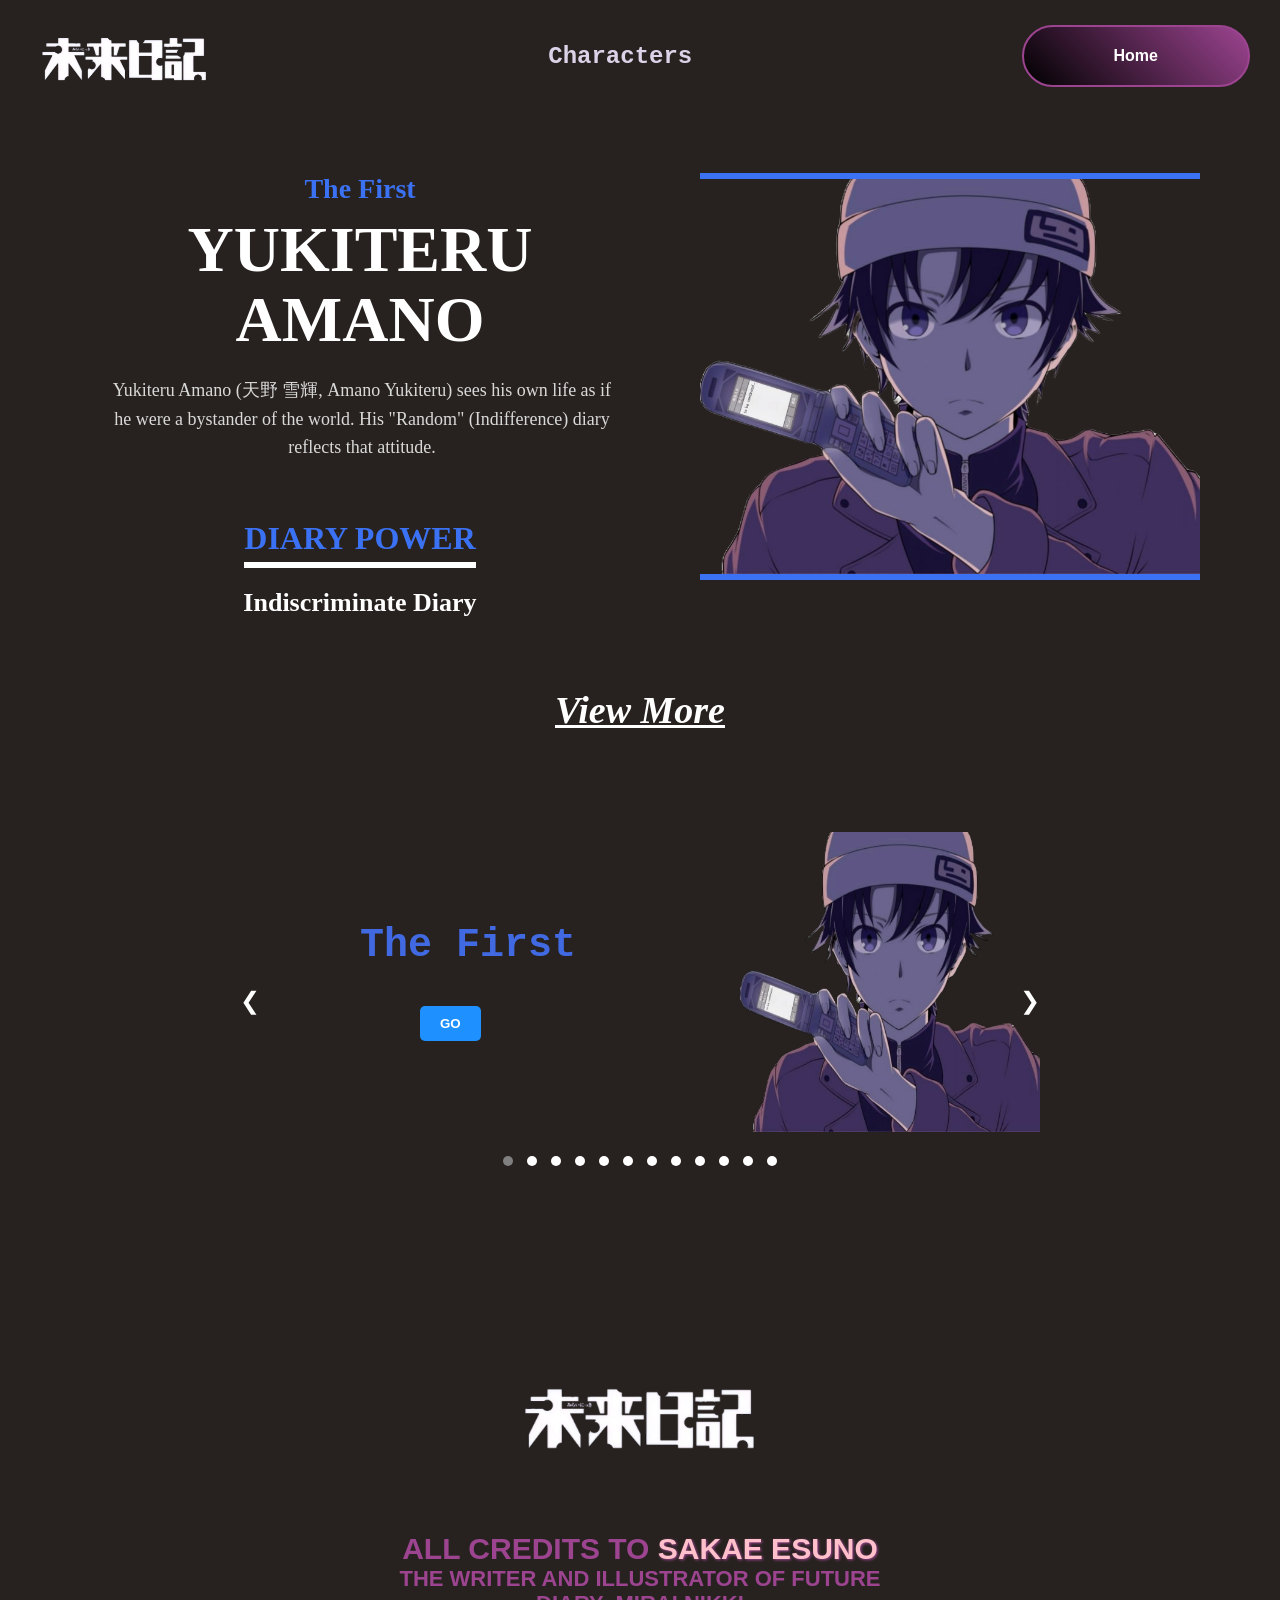
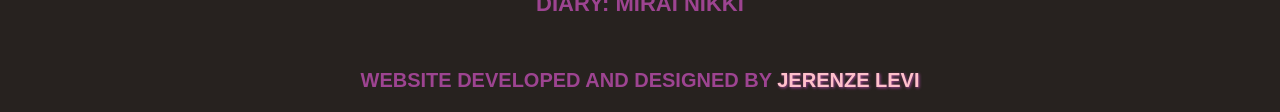
<file: yuki.html>
<!DOCTYPE html>
<html lang="en">
<head>
  <meta charset="UTF-8">
  <meta name="viewport" content="width=device-width, initial-scale=1.0">
  <title>Future Diary Carousel</title>
  <style>
    body {
      margin: 0;
      background-color: rgb(39, 34, 31);
      font-family: 'Playfair Display', serif;
      color: white;
      text-align: center;
    }

    header {
      display: flex;
      justify-content: space-between;
      align-items: center;
      padding: 10px 30px;
      background-color: rgb(39, 34, 31);
    }

    .logo {
      width: 5cm;
    }

    .upperhead_text1 {
      font-size: 150%;
      font-family: 'Courier New', Courier, monospace;
      color: rgb(219, 211, 232);
    }

    .container_upperhead button {
      background: linear-gradient(45deg, black, rgb(157, 68, 145));
      color: white;
      border: 2px solid rgb(157, 68, 145);
      padding: 20px 90px;
      font-size: 16px;
      font-weight: bold;
      cursor: pointer;
      border-radius: 40px;
      transition: all 0.3s ease;
    }

    .container_upperhead button:hover {
      background: white;
      color: rgb(157, 68, 145);
    }

    .carousel {
      max-width: 800px;
      margin: 100px auto;
      position: relative;
    }

    .slide {
      display: none;
    }

    .slide.active {
      display: block;
    }

    .carousel img {
      max-height: 300px;
    }

    .character-title {
      font-size: 24px;
      font-family: 'Courier New', Courier, monospace;
      margin-left: 100px;
      font-size: 40px;
    }

    .go-button {
      background-color: #1e90ff;
      color: white;
      border: none;
      padding: 10px 20px;
      border-radius: 5px;
      margin-left: 160px;
      white-space: nowrap;        
      width: fit-content;          
      align-self: flex-start; 
      font-weight: bold;
      cursor: pointer;
      transition: background 0.3s ease, color 0.3s ease;
    }
    
    .go-button_yuki {
      background-color: #1e90ff;
      color: white;
      border: none;
      padding: 10px 20px;
      border-radius: 5px;
      margin-left: 160px;
      white-space: nowrap;        
      width: fit-content;          
      align-self: flex-start; 
      font-weight: bold;
      cursor: pointer;
      transition: background 0.3s ease, color 0.3s ease;
    }
    .go-button_yuki:hover {
      background-color: white;
      color: royalblue;
    }
    .go-button_yuno {
      background-color: pink;
      color: white;
      border: none;
      padding: 10px 20px;
      border-radius: 5px;
      margin-left: 160px;
      white-space: nowrap;        
      width: fit-content;          
      align-self: flex-start; 
      font-weight: bold;
      cursor: pointer;
      transition: background 0.3s ease, color 0.3s ease;
    }
    .go-button_yuno:hover {
      background-color: white;
      color: pink;
    }
    .go-button_takao {
      background-color: #C2775A;
      color: white;
      border: none;
      padding: 10px 20px;
      border-radius: 5px;
      margin-left: 160px;
      white-space: nowrap;        
      width: fit-content;          
      align-self: flex-start; 
      font-weight: bold;
      cursor: pointer;
      transition: background 0.3s ease, color 0.3s ease;
    }
    .go-button_takao:hover {
      background-color: white;
      color: #C2775A;
    }
    .go-button_keigo {
      background-color: #505B7D;
      color: white;
      border: none;
      padding: 10px 20px;
      border-radius: 5px;
      margin-left: 160px;
      white-space: nowrap;        
      width: fit-content;          
      align-self: flex-start; 
      font-weight: bold;
      cursor: pointer;
      transition: background 0.3s ease, color 0.3s ease;
    }
    .go-button_keigo:hover {
      background-color: white;
      color: #505B7D;
    }
    .go-button_reisuke {
      background-color: #A9DC9F;
      color: white;
      border: none;
      padding: 10px 20px;
      border-radius: 5px;
      margin-left: 160px;
      white-space: nowrap;        
      width: fit-content;          
      align-self: flex-start; 
      font-weight: bold;
      cursor: pointer;
      transition: background 0.3s ease, color 0.3s ease;
    }
    .go-button_reisuke:hover {
      background-color: white;
      color: #A9DC9F;
    }
    .go-button_tsubaki {
      background-color: #DD664D;
      color: white;
      border: none;
      padding: 10px 20px;
      border-radius: 5px;
      margin-left: 160px;
      white-space: nowrap;        
      width: fit-content;          
      align-self: flex-start; 
      font-weight: bold;
      cursor: pointer;
      transition: background 0.3s ease, color 0.3s ease;
    }
    .go-button_tsubaki:hover {
      background-color: white;
      color: #DD664D;
    }
    .go-button_marco {
      background-color: #D3C49C;
      color: white;
      border: none;
      padding: 10px 20px;
      border-radius: 5px;
      margin-left: 160px;
      white-space: nowrap;        
      width: fit-content;          
      align-self: flex-start; 
      font-weight: bold;
      cursor: pointer;
      transition: background 0.3s ease, color 0.3s ease;
    }
    .go-button_marco:hover {
      background-color: white;
      color: #D3C49C;
    }
    .go-button_kamado {
      background-color: #DD664D;
      color: white;
      border: none;
      padding: 10px 20px;
      border-radius: 5px;
      margin-left: 160px;
      white-space: nowrap;        
      width: fit-content;          
      align-self: flex-start; 
      font-weight: bold;
      cursor: pointer;
      transition: background 0.3s ease, color 0.3s ease;
    }
    .go-button_kamado:hover {
      background-color: white;
      color: #DD664D;
    }
    .go-button_minene {
      background-color: #553360;
      color: white;
      border: none;
      padding: 10px 20px;
      border-radius: 5px;
      margin-left: 160px;
      white-space: nowrap;        
      width: fit-content;          
      align-self: flex-start; 
      font-weight: bold;
      cursor: pointer;
      transition: background 0.3s ease, color 0.3s ease;
    }
    .go-button_minene:hover {
      background-color: white;
      color: #553360;
    }
    .go-button_karyuudo {
      background-color: #C1B5C0;
      color: white;
      border: none;
      padding: 10px 20px;
      border-radius: 5px;
      margin-left: 160px;
      white-space: nowrap;        
      width: fit-content;          
      align-self: flex-start; 
      font-weight: bold;
      cursor: pointer;
      transition: background 0.3s ease, color 0.3s ease;
    }
    .go-button_karyuudo:hover {
      background-color: white;
      color: #C1B5C0;
    }
    .go-button_john {
      background-color: #15090A;
      color: white;
      border: none;
      padding: 10px 20px;
      border-radius: 5px;
      margin-left: 160px;
      white-space: nowrap;        
      width: fit-content;          
      align-self: flex-start; 
      font-weight: bold;
      cursor: pointer;
      transition: background 0.3s ease, color 0.3s ease;
    }
    .go-button_john:hover {
      background-color: white;
      color: #15090A;
    }
    .go-button_yomotsu {
      background-color: #F9FEDE;
      color: white;
      border: none;
      padding: 10px 20px;
      border-radius: 5px;
      margin-left: 160px;
      white-space: nowrap;        
      width: fit-content;          
      align-self: flex-start; 
      font-weight: bold;
      cursor: pointer;
      transition: background 0.3s ease, color 0.3s ease;
    }
    .go-button_yomotsu:hover {
      background-color: white;
      color: #F9FEDE;
    }

    .dots {
      margin-top: 20px;
    }

    .dot {
      height: 10px;
      width: 10px;
      margin: 0 5px;
      background-color: white;
      border-radius: 50%;
      display: inline-block;
    }

    .dot.active {
      background-color: gray;
    }

    .arrow {
      position: absolute;
      top: 50%;
      transform: translateY(-50%);
      font-size: 24px;
      color: white;
      cursor: pointer;
      user-select: none;
    }

    .left-arrow {
      left: 0;
    }

    .right-arrow {
      right: 0;
    }
    .slide-content {
      display: flex;
      justify-content: space-between;
      align-items: center;
      text-align: left;
    }

    .text-side {
      display: flex;
      flex-direction: column;
      justify-content: center;
      gap: 10px;
      padding-left: 20px;
      flex: 1;
    }


    .slide_pic{
        width: 300px;    
    }
    .container {
      display: flex;
      justify-content: space-between;
      align-items: flex-start;
      padding: 60px 80px 20px;
      box-sizing: border-box;
    }

    .text-section {
      max-width: 50%;
    }

    .text-section h2 {
      font-size: 28px;
      color: #3b71f3;
      font-weight: bolder;
      margin: 0;
    }

    .text-section h1 {
      font-size: 64px;
      font-weight: bold;
      margin: 10px 0;
      line-height: 1.1;
    }

    .text-section p {
      font-size: 18px;
      line-height: 1.6;
      color: #d9d9d9;
      margin-top: 20px;
      max-width: 90%;
      margin-left: 30px;
    }

    .diary-title {
      margin-top: 40px;
      font-size: 32px;
      color: #3b71f3;
      font-weight: bold;
      border-bottom: 6px solid white;
      display: inline-block;
      padding-bottom: 5px;
    }

    .diary-power {
      font-size: 26px;
      font-weight: bold;
      margin-top: 20px;
    }

    .image-section {
      display: flex;
      flex-direction: column;
      align-items: center;
    }

    .prof-line {
      height: 6px;
      background-color: #3b71f3;
      width: 100%;
      margin: 0 auto;
    }

    .image-section img {
      max-width: 500px;
      height: auto;
      display: block;
    }

    .view-more {
      text-align: center;
      margin-top: 50px;
      font-style: italic;
      font-size: 24px;
      font-weight: bold;
    }

    .view-more a {
      color: white;
      text-decoration: underline;
    }

    @media screen and (max-width: 900px) {
      .container {
        flex-direction: column;
        text-align: center;
      }

      .text-section, .image-section {
        max-width: 100%;
      }

      .image-section img {
        margin-top: 20px;
      }

      .view-more {
        margin-top: 40px;
      }
    }
    footer {
    color: #9D4491;
    text-align: center;
    font-weight: bold;
    
    font-family: 'Poppins', sans-serif;
    
}
.ctto, .ctto_esuno{
    line-height: 10px;
}
.ctto{
    font-size: 30px;
}
.ctto_esuno{
    font-size: 22px;
}

.ctto_levi{
    font-size: 20px;
    padding-top: 40px;
}
.logo_footer{
    width: 7cm;
    border: 0;
    margin: 0;
    padding-top: 80px;
    padding-bottom: 40px;
    background-color:transparent;
    justify-content: center;
}

  </style>
</head>
<body>
  <header>
    <img src="logo.png" alt="Future Diary Logo" class="logo">
    <h1 class="upperhead_text1">Characters</h1>
    <div class="container_upperhead">
      <button onclick="moveToHome()">Home</button>
    </div>
  </header>

  <div class="container">
    <div class="text-section">
      <h2>The First</h2>
      <h1>YUKITERU AMANO</h1>
      <p>Yukiteru Amano (天野 雪輝, Amano Yukiteru) sees his own life as if he were a bystander of the world. His "Random" (Indifference) diary reflects that attitude.</p>
      <div class="diary-title">DIARY POWER</div>
      <div class="diary-power">Indiscriminate Diary</div>
    </div>

    <div class="image-section">
      <div class="prof-line"></div>
      <img src="yukiteru.png" alt="Yukiteru Amano">
      <div class="prof-line"></div>
    </div>
  </div>

  <div class="view-more">
    <a href="https://futurediary.fandom.com/wiki/Yukiteru_Amano" style="color: white; font-size: 38px;">View More</a>
  </div>


  <div class="carousel">
    <div class="slide active">
      <div class="slide-content">
        <div class="text-side">
          <div class="character-title" style="font-weight: bold; color: royalblue;">The First</div>
          <br>
          <button class="go-button_yuki" onclick="window.location.href='yuki.html'">GO</button>
        </div>
        <img src="avatar1.png" alt="Yukiteru Amano" class="slide_pic">
      </div>
    </div>
    <div class="slide">
      <div class="slide-content">
        <div class="text-side">
          <div class="character-title" style="font-weight: bold; color: pink;">The Second</div>
          <br>
          <button class="go-button_yuno" onclick="window.location.href='yuno.html'">GO</button>
        </div>
        <img src="avatar2.png" alt="Yuno Gasai" class="slide_pic">
      </div>
    </div>
    <div class="slide">
      <div class="slide-content">
        <div class="text-side">
          <div class="character-title" style="font-weight: bold; color: #C2775A;">The Third</div>
          <br>
          <button class="go-button_takao" onclick="window.location.href='takao.html'">GO</button>
        </div>
       <img src="avatar3.png" alt="Takao Hiyama" class="slide_pic">
      </div>
    </div>
    <div class="slide">
      <div class="slide-content">
        <div class="text-side">
          <div class="character-title" style="font-weight: bold; color: #505B7D;">The Fourth</div>
          <br>
          <button class="go-button_keigo" onclick="window.location.href='keigo.html'">GO</button>
        </div>
        <img src="avatar4.png" alt="Keigo Kurusu" class="slide_pic">
      </div>
    </div>
    <div class="slide">
      <div class="slide-content">
        <div class="text-side">
          <div class="character-title" style="font-weight: bold; color: #A9DC9F;">The Fifth</div>
          <br>
          <button class="go-button_reisuke" onclick="window.location.href='reisuke.html'">GO</button>
        </div>
        <img src="avatar5.png" alt="Reisuke Houjou" class="slide_pic">
      </div>
    </div>
    <div class="slide">
      <div class="slide-content">
        <div class="text-side">
          <div class="character-title" style="font-weight: bold; color: #DD664D;">The Sixth</div>
          <br>
          <button class="go-button_tsubaki" onclick="window.location.href='tsubaki.html'">GO</button>
        </div>
        <img src="avatar6.png" alt="Tsubaki Kasugano" class="slide_pic">
      </div>
    </div>
    <div class="slide">
      <div class="slide-content">
        <div class="text-side">
          <div class="character-title" style="font-weight: bold; color: #D3C49C;">The Seventh</div>
          <br>
          <button class="go-button_marco" onclick="window.location.href='marco.html'">GO</button>
        </div>
        <img src="avatar7.png" alt="Marco ikusaba" class="slide_pic">
      </div>
    </div>
    <div class="slide">
      <div class="slide-content">
        <div class="text-side">
          <div class="character-title" style="font-weight: bold; color: #B8725E;">The Eigth</div>
          <br>
          <button class="go-button_kamado" onclick="window.location.href='kamado.html'">GO</button>
        </div>
        <img src="avatar8.png" alt="Kamado Ueshita" class="slide_pic">
      </div>
    </div>
    <div class="slide">
      <div class="slide-content">
        <div class="text-side">
          <div class="character-title" style="font-weight: bold; color: #553360;">The Ninth</div>
          <br>
          <button class="go-button_minene" onclick="window.location.href='minene.html'">GO</button>
        </div>
        <img src="avatar9.png" alt="Minene Uryu" class="slide_pic">
      </div>
    </div>
    <div class="slide">
      <div class="slide-content">
        <div class="text-side">
          <div class="character-title" style="font-weight: bold; color: #C1B5C0;">The Tenth</div>
          <br>
          <button class="go-button_karyuudo" onclick="window.location.href='karyuudo.html'">GO</button>
        </div>
        <img src="avatar10.png" alt="Karyuudo Tsukishima" class="slide_pic">
      </div>
    </div>
    <div class="slide">
      <div class="slide-content">
        <div class="text-side">
          <div class="character-title" style="font-weight: bold; color: #15090A;">The Eleventh</div>
          <br>
          <button class="go-button_john" onclick="window.location.href='john.html'">GO</button>
        </div>
        <img src="avatar11.png" alt="John Bacchus" class="slide_pic">
      </div>
    </div>
    <div class="slide">
      <div class="slide-content">
        <div class="text-side">
          <div class="character-title" style="font-weight: bold; color: #F9FEDE;">The Twelfth</div>
          <br>
          <button class="go-button_yomotsu" onclick="window.location.href='yomotsu.html'">GO</button>
        </div>
        <img src="avatar12.png" alt="Yomotsu Hirasaka" class="slide_pic">
      </div>
    </div>

    <span class="arrow left-arrow" onclick="changeSlide(-1)">&#10094;</span>
    <span class="arrow right-arrow" onclick="changeSlide(1)">&#10095;</span>

    <div class="dots">
      <span class="dot active" onclick="goToSlide(0)"></span>
      <span class="dot" onclick="goToSlide(1)"></span>
      <span class="dot" onclick="goToSlide(2)"></span>
      <span class="dot" onclick="goToSlide(3)"></span>
      <span class="dot" onclick="goToSlide(4)"></span>
      <span class="dot" onclick="goToSlide(5)"></span>
      <span class="dot" onclick="goToSlide(6)"></span>
      <span class="dot" onclick="goToSlide(7)"></span>
      <span class="dot" onclick="goToSlide(8)"></span>
      <span class="dot" onclick="goToSlide(9)"></span>
      <span class="dot" onclick="goToSlide(10)"></span>
      <span class="dot" onclick="goToSlide(11)"></span>
    </div>
  </div>

  <footer>
            <img src="logo.png" alt="Future Diary Logo" class="logo_footer">


            <h1 class="ctto">ALL CREDITS TO <span style="color: #FFC0CB; font-weight: bold; text-shadow: 1px 1px 3px #9D4491;">SAKAE ESUNO</span></h1>
            <h1 class="ctto_esuno">THE WRITER AND ILLUSTRATOR OF FUTURE</h1>
            <h1 class="ctto_esuno">DIARY: MIRAI NIKKI</h1>

            <p class="ctto_levi">WEBSITE DEVELOPED AND DESIGNED BY <span style="color: #FFC0CB; font-weight: bold; text-shadow: 1px 1px 3px #9D4491;">JERENZE LEVI</span></p>
        </footer>

  <script>
    
    let currentSlide = 0;
    const slides = document.querySelectorAll('.slide');
    const dots = document.querySelectorAll('.dot');

    function showSlide(index) {
      slides.forEach((slide, i) => {
        slide.classList.toggle('active', i === index);
        dots[i].classList.toggle('active', i === index);
      });
      currentSlide = index;
    }

    function changeSlide(step) {
      let newIndex = (currentSlide + step + slides.length) % slides.length;
      showSlide(newIndex);
    }

    function goToSlide(index) {
      showSlide(index);
    }

    setInterval(() => {
      changeSlide(1);
    }, 8000);

    function moveToHome() {
      window.location.href = "index.html"; // adjust path to your home page if needed
    }
  </script>
</body>
</html>
</file>
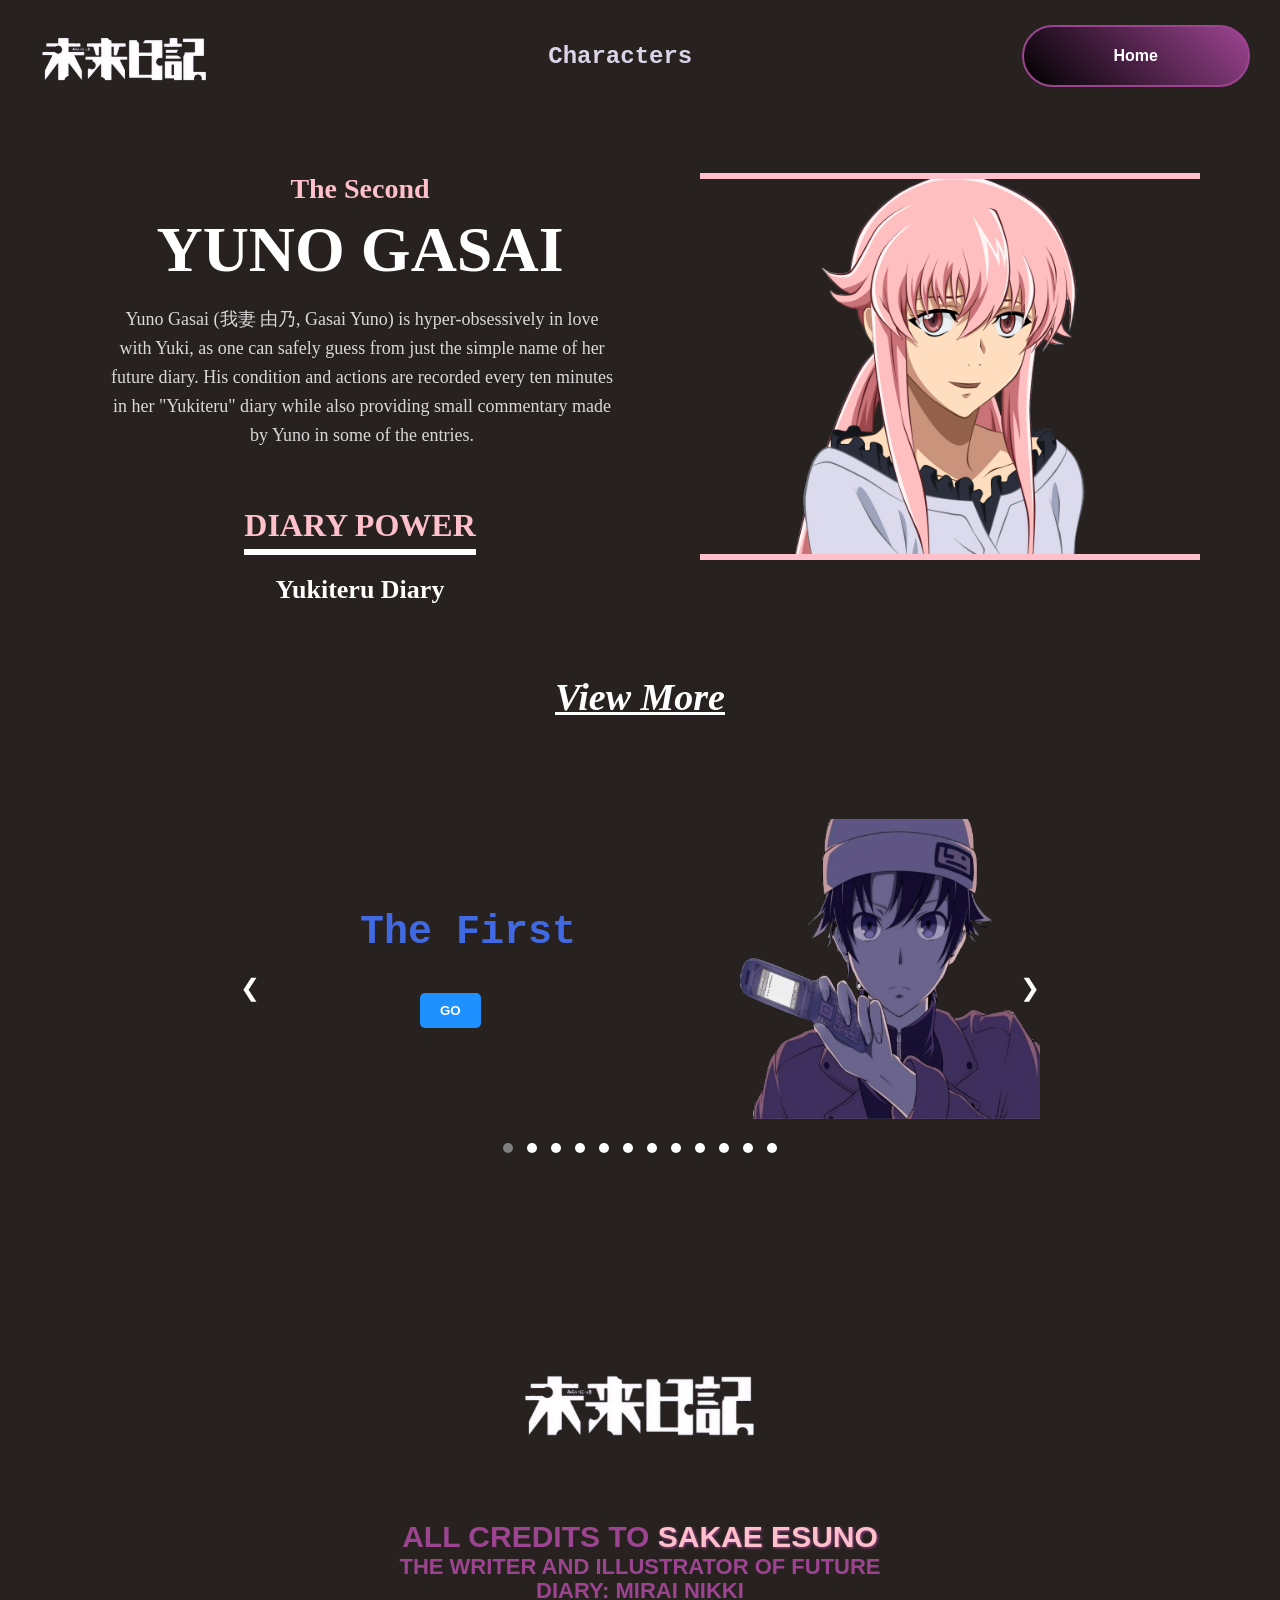
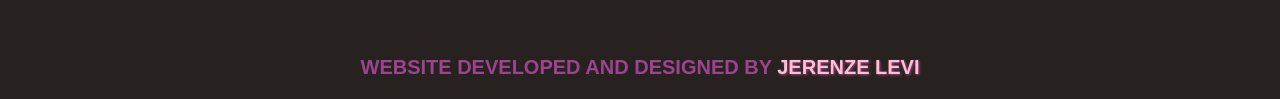
<file: yuno.html>
<!DOCTYPE html>
<html lang="en">
<head>
  <meta charset="UTF-8">
  <meta name="viewport" content="width=device-width, initial-scale=1.0">
  <title>Future Diary Carousel</title>
  <style>
    body {
      margin: 0;
      background-color: rgb(39, 34, 31);
      font-family: 'Playfair Display', serif;
      color: white;
      text-align: center;
    }

    header {
      display: flex;
      justify-content: space-between;
      align-items: center;
      padding: 10px 30px;
      background-color: rgb(39, 34, 31);
    }

    .logo {
      width: 5cm;
    }

    .upperhead_text1 {
      font-size: 150%;
      font-family: 'Courier New', Courier, monospace;
      color: rgb(219, 211, 232);
    }

    .container_upperhead button {
      background: linear-gradient(45deg, black, rgb(157, 68, 145));
      color: white;
      border: 2px solid rgb(157, 68, 145);
      padding: 20px 90px;
      font-size: 16px;
      font-weight: bold;
      cursor: pointer;
      border-radius: 40px;
      transition: all 0.3s ease;
    }

    .container_upperhead button:hover {
      background: white;
      color: rgb(157, 68, 145);
    }

    .carousel {
      max-width: 800px;
      margin: 100px auto;
      position: relative;
    }

    .slide {
      display: none;
    }

    .slide.active {
      display: block;
    }

    .carousel img {
      max-height: 300px;
    }

    .character-title {
      font-size: 24px;
      font-family: 'Courier New', Courier, monospace;
      margin-left: 100px;
      font-size: 40px;
    }

    .go-button {
      background-color: #1e90ff;
      color: white;
      border: none;
      padding: 10px 20px;
      border-radius: 5px;
      margin-left: 160px;
      white-space: nowrap;        
      width: fit-content;          
      align-self: flex-start; 
      font-weight: bold;
      cursor: pointer;
      transition: background 0.3s ease, color 0.3s ease;
    }
    
    .go-button_yuki {
      background-color: #1e90ff;
      color: white;
      border: none;
      padding: 10px 20px;
      border-radius: 5px;
      margin-left: 160px;
      white-space: nowrap;        
      width: fit-content;          
      align-self: flex-start; 
      font-weight: bold;
      cursor: pointer;
      transition: background 0.3s ease, color 0.3s ease;
    }
    .go-button_yuki:hover {
      background-color: white;
      color: royalblue;
    }
    .go-button_yuno {
      background-color: pink;
      color: white;
      border: none;
      padding: 10px 20px;
      border-radius: 5px;
      margin-left: 160px;
      white-space: nowrap;        
      width: fit-content;          
      align-self: flex-start; 
      font-weight: bold;
      cursor: pointer;
      transition: background 0.3s ease, color 0.3s ease;
    }
    .go-button_yuno:hover {
      background-color: white;
      color: pink;
    }
    .go-button_takao {
      background-color: #C2775A;
      color: white;
      border: none;
      padding: 10px 20px;
      border-radius: 5px;
      margin-left: 160px;
      white-space: nowrap;        
      width: fit-content;          
      align-self: flex-start; 
      font-weight: bold;
      cursor: pointer;
      transition: background 0.3s ease, color 0.3s ease;
    }
    .go-button_takao:hover {
      background-color: white;
      color: #C2775A;
    }
    .go-button_keigo {
      background-color: #505B7D;
      color: white;
      border: none;
      padding: 10px 20px;
      border-radius: 5px;
      margin-left: 160px;
      white-space: nowrap;        
      width: fit-content;          
      align-self: flex-start; 
      font-weight: bold;
      cursor: pointer;
      transition: background 0.3s ease, color 0.3s ease;
    }
    .go-button_keigo:hover {
      background-color: white;
      color: #505B7D;
    }
    .go-button_reisuke {
      background-color: #A9DC9F;
      color: white;
      border: none;
      padding: 10px 20px;
      border-radius: 5px;
      margin-left: 160px;
      white-space: nowrap;        
      width: fit-content;          
      align-self: flex-start; 
      font-weight: bold;
      cursor: pointer;
      transition: background 0.3s ease, color 0.3s ease;
    }
    .go-button_reisuke:hover {
      background-color: white;
      color: #A9DC9F;
    }
    .go-button_tsubaki {
      background-color: #DD664D;
      color: white;
      border: none;
      padding: 10px 20px;
      border-radius: 5px;
      margin-left: 160px;
      white-space: nowrap;        
      width: fit-content;          
      align-self: flex-start; 
      font-weight: bold;
      cursor: pointer;
      transition: background 0.3s ease, color 0.3s ease;
    }
    .go-button_tsubaki:hover {
      background-color: white;
      color: #DD664D;
    }
    .go-button_marco {
      background-color: #D3C49C;
      color: white;
      border: none;
      padding: 10px 20px;
      border-radius: 5px;
      margin-left: 160px;
      white-space: nowrap;        
      width: fit-content;          
      align-self: flex-start; 
      font-weight: bold;
      cursor: pointer;
      transition: background 0.3s ease, color 0.3s ease;
    }
    .go-button_marco:hover {
      background-color: white;
      color: #D3C49C;
    }
    .go-button_kamado {
      background-color: #DD664D;
      color: white;
      border: none;
      padding: 10px 20px;
      border-radius: 5px;
      margin-left: 160px;
      white-space: nowrap;        
      width: fit-content;          
      align-self: flex-start; 
      font-weight: bold;
      cursor: pointer;
      transition: background 0.3s ease, color 0.3s ease;
    }
    .go-button_kamado:hover {
      background-color: white;
      color: #DD664D;
    }
    .go-button_minene {
      background-color: #553360;
      color: white;
      border: none;
      padding: 10px 20px;
      border-radius: 5px;
      margin-left: 160px;
      white-space: nowrap;        
      width: fit-content;          
      align-self: flex-start; 
      font-weight: bold;
      cursor: pointer;
      transition: background 0.3s ease, color 0.3s ease;
    }
    .go-button_minene:hover {
      background-color: white;
      color: #553360;
    }
    .go-button_karyuudo {
      background-color: #C1B5C0;
      color: white;
      border: none;
      padding: 10px 20px;
      border-radius: 5px;
      margin-left: 160px;
      white-space: nowrap;        
      width: fit-content;          
      align-self: flex-start; 
      font-weight: bold;
      cursor: pointer;
      transition: background 0.3s ease, color 0.3s ease;
    }
    .go-button_karyuudo:hover {
      background-color: white;
      color: #C1B5C0;
    }
    .go-button_john {
      background-color: #15090A;
      color: white;
      border: none;
      padding: 10px 20px;
      border-radius: 5px;
      margin-left: 160px;
      white-space: nowrap;        
      width: fit-content;          
      align-self: flex-start; 
      font-weight: bold;
      cursor: pointer;
      transition: background 0.3s ease, color 0.3s ease;
    }
    .go-button_john:hover {
      background-color: white;
      color: #15090A;
    }
    .go-button_yomotsu {
      background-color: #F9FEDE;
      color: white;
      border: none;
      padding: 10px 20px;
      border-radius: 5px;
      margin-left: 160px;
      white-space: nowrap;        
      width: fit-content;          
      align-self: flex-start; 
      font-weight: bold;
      cursor: pointer;
      transition: background 0.3s ease, color 0.3s ease;
    }
    .go-button_yomotsu:hover {
      background-color: white;
      color: #F9FEDE;
    }

    .dots {
      margin-top: 20px;
    }

    .dot {
      height: 10px;
      width: 10px;
      margin: 0 5px;
      background-color: white;
      border-radius: 50%;
      display: inline-block;
    }

    .dot.active {
      background-color: gray;
    }

    .arrow {
      position: absolute;
      top: 50%;
      transform: translateY(-50%);
      font-size: 24px;
      color: white;
      cursor: pointer;
      user-select: none;
    }

    .left-arrow {
      left: 0;
    }

    .right-arrow {
      right: 0;
    }
    .slide-content {
      display: flex;
      justify-content: space-between;
      align-items: center;
      text-align: left;
    }

    .text-side {
      display: flex;
      flex-direction: column;
      justify-content: center;
      gap: 10px;
      padding-left: 20px;
      flex: 1;
    }


    .slide_pic{
        width: 300px;    
    }
    .container {
      display: flex;
      justify-content: space-between;
      align-items: flex-start;
      padding: 60px 80px 20px;
      box-sizing: border-box;
    }

    .text-section {
      max-width: 50%;
    }

    .text-section h2 {
      font-size: 28px;
      color: pink;
      font-weight: bolder;
      margin: 0;
    }

    .text-section h1 {
      font-size: 64px;
      font-weight: bold;
      margin: 10px 0;
      line-height: 1.1;
    }

    .text-section p {
      font-size: 18px;
      line-height: 1.6;
      color: #d9d9d9;
      margin-top: 20px;
      max-width: 90%;
      margin-left: 30px;
    }

    .diary-title {
      margin-top: 40px;
      font-size: 32px;
      color: pink;
      font-weight: bold;
      border-bottom: 6px solid white;
      display: inline-block;
      padding-bottom: 5px;
    }

    .diary-power {
      font-size: 26px;
      font-weight: bold;
      margin-top: 20px;
    }

    .image-section {
      display: flex;
      flex-direction: column;
      align-items: center;
    }

    .prof-line {
      height: 6px;
      background-color: pink;
      width: 100%;
      margin: 0 auto;
    }

    .image-section img {
      max-width: 500px;
      height: auto;
      display: block;
    }

    .view-more {
      text-align: center;
      margin-top: 50px;
      font-style: italic;
      font-size: 24px;
      font-weight: bold;
    }

    .view-more a {
      color: white;
      text-decoration: underline;
    }

    @media screen and (max-width: 900px) {
      .container {
        flex-direction: column;
        text-align: center;
      }

      .text-section, .image-section {
        max-width: 100%;
      }

      .image-section img {
        margin-top: 20px;
      }

      .view-more {
        margin-top: 40px;
      }
    }
    footer {
    color: #9D4491;
    text-align: center;
    font-weight: bold;
    
    font-family: 'Poppins', sans-serif;
    
}
.ctto, .ctto_esuno{
    line-height: 10px;
}
.ctto{
    font-size: 30px;
}
.ctto_esuno{
    font-size: 22px;
}

.ctto_levi{
    font-size: 20px;
    padding-top: 40px;
}
.logo_footer{
    width: 7cm;
    border: 0;
    margin: 0;
    padding-top: 80px;
    padding-bottom: 40px;
    background-color:transparent;
    justify-content: center;
}

  </style>
</head>
<body>
  <header>
    <img src="logo.png" alt="Future Diary Logo" class="logo">
    <h1 class="upperhead_text1">Characters</h1>
    <div class="container_upperhead">
      <button onclick="moveToHome()">Home</button>
    </div>
  </header>

  <div class="container">
    <div class="text-section">
      <h2>The Second</h2>
      <h1>YUNO GASAI</h1>
      <p>Yuno Gasai (我妻 由乃, Gasai Yuno) is hyper-obsessively in love with Yuki, as one can safely guess from just the simple name of her future diary. His condition and actions are recorded every ten minutes in her "Yukiteru" diary while also providing small commentary made by Yuno in some of the entries.</p>
      <div class="diary-title">DIARY POWER</div>
      <div class="diary-power">Yukiteru Diary</div>
    </div>

    <div class="image-section">
      <div class="prof-line"></div>
      <img src="gasai.png" alt="Yukiteru Amano">
      <div class="prof-line"></div>
    </div>
  </div>

  <div class="view-more">
    <a href="https://futurediary.fandom.com/wiki/Yuno_Gasai" style="color: white; font-size: 38px;">View More</a>
  </div>


  <div class="carousel">
    <div class="slide active">
      <div class="slide-content">
        <div class="text-side">
          <div class="character-title" style="font-weight: bold; color: royalblue;">The First</div>
          <br>
          <button class="go-button_yuki" onclick="window.location.href='yuki.html'">GO</button>
        </div>
        <img src="avatar1.png" alt="Yukiteru Amano" class="slide_pic">
      </div>
    </div>
    <div class="slide">
      <div class="slide-content">
        <div class="text-side">
          <div class="character-title" style="font-weight: bold; color: pink;">The Second</div>
          <br>
          <button class="go-button_yuno" onclick="window.location.href='yuno.html'">GO</button>
        </div>
        <img src="avatar2.png" alt="Yuno Gasai" class="slide_pic">
      </div>
    </div>
    <div class="slide">
      <div class="slide-content">
        <div class="text-side">
          <div class="character-title" style="font-weight: bold; color: #C2775A;">The Third</div>
          <br>
          <button class="go-button_takao" onclick="window.location.href='takao.html'">GO</button>
        </div>
       <img src="avatar3.png" alt="Takao Hiyama" class="slide_pic">
      </div>
    </div>
    <div class="slide">
      <div class="slide-content">
        <div class="text-side">
          <div class="character-title" style="font-weight: bold; color: #505B7D;">The Fourth</div>
          <br>
          <button class="go-button_keigo" onclick="window.location.href='keigo.html'">GO</button>
        </div>
        <img src="avatar4.png" alt="Keigo Kurusu" class="slide_pic">
      </div>
    </div>
    <div class="slide">
      <div class="slide-content">
        <div class="text-side">
          <div class="character-title" style="font-weight: bold; color: #A9DC9F;">The Fifth</div>
          <br>
          <button class="go-button_reisuke" onclick="window.location.href='reisuke.html'">GO</button>
        </div>
        <img src="avatar5.png" alt="Reisuke Houjou" class="slide_pic">
      </div>
    </div>
    <div class="slide">
      <div class="slide-content">
        <div class="text-side">
          <div class="character-title" style="font-weight: bold; color: #DD664D;">The Sixth</div>
          <br>
          <button class="go-button_tsubaki" onclick="window.location.href='tsubaki.html'">GO</button>
        </div>
        <img src="avatar6.png" alt="Tsubaki Kasugano" class="slide_pic">
      </div>
    </div>
    <div class="slide">
      <div class="slide-content">
        <div class="text-side">
          <div class="character-title" style="font-weight: bold; color: #D3C49C;">The Seventh</div>
          <br>
          <button class="go-button_marco" onclick="window.location.href='marco.html'">GO</button>
        </div>
        <img src="avatar7.png" alt="Marco ikusaba" class="slide_pic">
      </div>
    </div>
    <div class="slide">
      <div class="slide-content">
        <div class="text-side">
          <div class="character-title" style="font-weight: bold; color: #B8725E;">The Eigth</div>
          <br>
          <button class="go-button_kamado" onclick="window.location.href='kamado.html'">GO</button>
        </div>
        <img src="avatar8.png" alt="Kamado Ueshita" class="slide_pic">
      </div>
    </div>
    <div class="slide">
      <div class="slide-content">
        <div class="text-side">
          <div class="character-title" style="font-weight: bold; color: #553360;">The Ninth</div>
          <br>
          <button class="go-button_minene" onclick="window.location.href='minene.html'">GO</button>
        </div>
        <img src="avatar9.png" alt="Minene Uryu" class="slide_pic">
      </div>
    </div>
    <div class="slide">
      <div class="slide-content">
        <div class="text-side">
          <div class="character-title" style="font-weight: bold; color: #C1B5C0;">The Tenth</div>
          <br>
          <button class="go-button_karyuudo" onclick="window.location.href='karyuudo.html'">GO</button>
        </div>
        <img src="avatar10.png" alt="Karyuudo Tsukishima" class="slide_pic">
      </div>
    </div>
    <div class="slide">
      <div class="slide-content">
        <div class="text-side">
          <div class="character-title" style="font-weight: bold; color: #15090A;">The Eleventh</div>
          <br>
          <button class="go-button_john" onclick="window.location.href='john.html'">GO</button>
        </div>
        <img src="avatar11.png" alt="John Bacchus" class="slide_pic">
      </div>
    </div>
    <div class="slide">
      <div class="slide-content">
        <div class="text-side">
          <div class="character-title" style="font-weight: bold; color: #F9FEDE;">The Twelfth</div>
          <br>
          <button class="go-button_yomotsu" onclick="window.location.href='yomotsu.html'">GO</button>
        </div>
        <img src="avatar12.png" alt="Yomotsu Hirasaka" class="slide_pic">
      </div>
    </div>

    <span class="arrow left-arrow" onclick="changeSlide(-1)">&#10094;</span>
    <span class="arrow right-arrow" onclick="changeSlide(1)">&#10095;</span>

    <div class="dots">
      <span class="dot active" onclick="goToSlide(0)"></span>
      <span class="dot" onclick="goToSlide(1)"></span>
      <span class="dot" onclick="goToSlide(2)"></span>
      <span class="dot" onclick="goToSlide(3)"></span>
      <span class="dot" onclick="goToSlide(4)"></span>
      <span class="dot" onclick="goToSlide(5)"></span>
      <span class="dot" onclick="goToSlide(6)"></span>
      <span class="dot" onclick="goToSlide(7)"></span>
      <span class="dot" onclick="goToSlide(8)"></span>
      <span class="dot" onclick="goToSlide(9)"></span>
      <span class="dot" onclick="goToSlide(10)"></span>
      <span class="dot" onclick="goToSlide(11)"></span>
    </div>
  </div>

  <footer>
            <img src="logo.png" alt="Future Diary Logo" class="logo_footer">


            <h1 class="ctto">ALL CREDITS TO <span style="color: #FFC0CB; font-weight: bold; text-shadow: 1px 1px 3px #9D4491;">SAKAE ESUNO</span></h1>
            <h1 class="ctto_esuno">THE WRITER AND ILLUSTRATOR OF FUTURE</h1>
            <h1 class="ctto_esuno">DIARY: MIRAI NIKKI</h1>

            <p class="ctto_levi">WEBSITE DEVELOPED AND DESIGNED BY <span style="color: #FFC0CB; font-weight: bold; text-shadow: 1px 1px 3px #9D4491;">JERENZE LEVI</span></p>
        </footer>

  <script>
    
    let currentSlide = 0;
    const slides = document.querySelectorAll('.slide');
    const dots = document.querySelectorAll('.dot');

    function showSlide(index) {
      slides.forEach((slide, i) => {
        slide.classList.toggle('active', i === index);
        dots[i].classList.toggle('active', i === index);
      });
      currentSlide = index;
    }

    function changeSlide(step) {
      let newIndex = (currentSlide + step + slides.length) % slides.length;
      showSlide(newIndex);
    }

    function goToSlide(index) {
      showSlide(index);
    }

    setInterval(() => {
      changeSlide(1);
    }, 8000);

    function moveToHome() {
      window.location.href = "index.html"; // adjust path to your home page if needed
    }
  </script>
</body>
</html>
</file>
<file: style.css>
*{
    box-sizing: border-box;
}

header{
    background-color:rgb(39, 34, 31);
    display: flex;
    justify-content: space-between;
    align-items: center;
    padding: 10px 30px;
    width: 100%;
    max-width: 1200vw;
    margin: 0 auto;
}
body{
    background-color:rgb(39, 34, 31);
    margin: 0;
}

.headpart{
    background-repeat: no-repeat;
    background-size: 5%;
    background-attachment: scroll;
    background-color: rgb(39, 34, 31);
    position: relative;
    width: 100%;
    height: 0 auto;
    display: block;
}
.container_upperhead{
    display: flex;
    align-items: center;
}

.container_upperhead button {
    background: linear-gradient(45deg, black, rgb(157, 68, 145));
    color: white;
    border: 2px solid rgb(157, 68, 145);
    padding: 20px 50px;
    font-size: 16px;
    font-weight: bold;
    cursor: pointer;
    border-radius: 40px;
    transition: all 0.3s ease;
}

.container_upperhead button:hover { 
    background: white;
    color: rgb(157, 68, 145);
}
.logo{
    width: 5cm;
    border: 0;
    margin: 0;
    background-color:transparent;

}
.upperhead_text1{
    position: absolute;
    color: rgb(219, 211, 232);
    font-family:'Segoe UI', Tahoma, Geneva, Verdana, sans-serif;
    bottom: 120px;
    left: 20px;
    max-width: 400%;
    font-size: 700%;
    font-style: oblique;
    top: 50%;
}
.upperhead_text2 {
    position: absolute;
    color: rgb(219, 211, 232);
    font-family:'Times New Roman', Times, serif;
    bottom: unset;
    left: 30px;
    text-align: justify;
    max-width: 400%;
    font-size: 140%;
    font-style: oblique;
    font-weight: bold;
    top: 67%;

}
.text3{
    position: absolute;
    color: rgb(219, 211, 232);
    font-family:'Times New Roman', Times, serif;
    top: 89%; 
    margin-left: 30px;
    max-width: 400%;
    font-size: 100%;
    font-style: oblique;
    font-weight: bold;
}
#text4{
    animation-name: charactersNiLeviBoy;
    font-size: 300px;
    font-family:'Times New Roman', Times, serif;
    font-weight: bold;
    color: rgb(190, 126, 181);
    animation-duration: 30s;
    animation-iteration-count: infinite;
    
}
#text4 h1{
    background-image: linear-gradient(to left, rgb(190, 126, 181), rgb(158, 104, 151));
}
@keyframes charactersNiLeviBoy {
    from{transform: translateX(1900px)}
    to{transform: translateX(-2500px)}
}
.container_character, .container_character2{
    position: relative;
    background-color: white;
    margin: 50px auto;
    justify-content: center;
    border: white solid;
    border-radius: 10px;
    width: 60%;
    height: 5px;
}
.charlog{
    position: absolute;
    top: 50%;
    left: 50%;
    transform: translate(-50%, -50%);
    border-radius: 90px;
    margin: 0;
}
.video-button-container {
    position: absolute;
    top: 50%;
    left: 10%;
    transform: translate(-50%, -50%);
    display: flex;
    align-items: center;
    justify-content: center; /* Center the button */
    margin: 20px auto; /* Spacing around the button */
}

.video-button {
    position: relative;
    display: flex;
    align-items: center;
    justify-content: center;
    text-decoration: none; /* Remove underline from hyperlink */
    background-color: rgba(255, 255, 255, 0.3); /* Transparent button */
    border: 2px solid rgba(157, 68, 145, 0.8); /* Border for the circle */
    border-radius: 50%; /* Create circular shape */
    width: 100px; /* Button size */
    height: 100px;
    cursor: pointer;
    transition: all 0.3s ease; /* Smooth transition for hover effects */
}

.video-button:hover {
    background-color: rgba(157, 68, 145, 0.8); /* Highlight on hover */
    transform: scale(1.1); /* Slight zoom */
}

.play-icon {
    color: white;
    font-size: 40px;
    font-family: Arial, sans-serif;
}

.hover-text {
    position: absolute;
    margin-left: 20px;
    bottom: 40px;
    left: 110%; 
    color: pink;
    font-size: 30px;
    font-family:'Times New Roman', Times, serif;
    opacity: 0;
    transform: translateY(10px);
    transition: 0.3s ease; 
    white-space: nowrap; /* Prevent text wrapping */
}

.video-button-container:hover .hover-text {
    opacity: 1;
    transform: translateY(0);
}
li {
    color: gray;
    display: inline;
    top: 90%;
    margin-left: 30px;
    padding-left: 100px;
    font-size: 50px;
    cursor: pointer;
}
li:hover {
    color: white;
}
li.active{
    color: white;
    text-decoration: underline;  
}    

.main-protagonist-section {
    display: flex;
    justify-content: flex-start;
    gap: 80px;
    margin-top: 70px;
    margin-left: 140px;
}
.female-lead{
    width: 28%;
    height: 500px;
    background-color: pink;
    border-radius: 10px;
    display: flex;
    font-size: 24px;
    background-image: url(gasai.png);
    background-repeat: no-repeat;
    background-size: cover;
    background-position: -125px;
    border: 5px solid white;
    position: relative;
    cursor: pointer;
}
.yunotext{
    position: absolute;
    margin-left: 20px;
    margin-top: 410px;
    color: white;
}
.yunotext:hover{
    color: white;
}
.yukitext:hover{
    color:black;
}
.diary-holders-section {
    display: none;
    overflow: hidden;
    width: 100%;
    position: relative;
}
.slots {
    display: flex;
    width: 4000px;
    transition: transform 0.5s ease;
}

.male-lead {
    width: 28%;
    height: 500px;
    border-radius: 10px;
    display: flex;
    background-color: royalblue;
    font-size: 24px;
    background-image: url(yukiteru.png);
    background-repeat: no-repeat;
    background-size: cover;
    background-position: -140px;
    border: 5px solid white;
    position: relative;
    cursor: pointer;
}
.yukitext{
    position: absolute;
    margin-left: 20px;
    margin-top: 410px;
    color: white;
}
.arrow {
    position: absolute;
    top: 50%;
    background: rgba(0, 0, 0, 0.5);
    color: white;
    border: none;
    padding: 15px;
    cursor: pointer;
    font-size: 30px;
}

.arrow.left {
    left: 10px;
}

.arrow.right {
    right: 10px;
}
.holder_slots{
    display: flex;
    flex-wrap: wrap;
    gap: 50px;
    padding-left: 80px;
    justify-items: center;
    margin-top: 50px;
}
.holder1{
    background-image: url(yukiteru.png);
    background-color: royalblue;
    width: 28%;
    height: 520px;
    border-radius: 10px;
    border: 4px solid white;
    overflow: hidden;
    background-size: cover;
    background-position: center;
    cursor: pointer;
    position: relative;
    margin: 10px;

    display: flex;
    align-items: flex-end;   
    justify-content: flex-start;    
    padding: 20px;
    font-size: 40px;                

    color: white;
    font-weight: bold;
    text-shadow: 1px 1px 3px black;
}
.holder2{
    background-image: url(gasai.png);
    background-color: pink;
    width: 28%;
    height: 520px;
    border-radius: 10px;
    border: 4px solid white;
    overflow: hidden;
    background-size: cover;
    background-position: center;
    cursor: pointer;
    position: relative;
    margin: 10px;

    display: flex;
    align-items: flex-end;   
    justify-content: flex-start;    
    padding: 20px;
    font-size: 40px;                

    color: white;
    font-weight: bold;
    text-shadow: 1px 1px 3px black;
}
.holder3{
    background-image: url(takao.png);
    background-color: #C2775A;
    width: 28%;
    height: 520px;
    border-radius: 10px;
    border: 4px solid white;
    overflow: hidden;
    background-size: cover;
    background-position: center;
    cursor: pointer;
    position: relative;
    margin: 10px;

    display: flex;
    align-items: flex-end;   
    justify-content: flex-start;    
    padding: 20px;
    font-size: 40px;                

    color: white;
    font-weight: bold;
    text-shadow: 1px 1px 3px black;
}
.holder4{
    background-image: url(keigo.png);
    background-color: #505B7D;
    width: 28%;
    height: 520px;
    border-radius: 10px;
    border: 4px solid white;
    overflow: hidden;
    background-size: cover;
    background-position: center;
    cursor: pointer;
    position: relative;
    margin: 10px;

    display: flex;
    align-items: flex-end;   
    justify-content: flex-start;    
    padding: 20px;
    font-size: 40px;                

    color: white;
    font-weight: bold;
    text-shadow: 1px 1px 3px black;
}
.holder5{
    background-image: url(houjou.png);
    background-color: #A9DC9F;
    width: 28%;
    height: 520px;
    border-radius: 10px;
    border: 4px solid white;
    overflow: hidden;
    background-size: cover;
    background-position: center;
    cursor: pointer;
    position: relative;
    margin: 10px;

    display: flex;
    align-items: flex-end;   
    justify-content: flex-start;    
    padding: 20px;
    font-size: 40px;                

    color: white;
    font-weight: bold;
    text-shadow: 1px 1px 3px black;
}
.holder6{
    background-image: url(tsubaki.png);
    background-color: #DD664D;
    width: 28%;
    height: 520px;
    border-radius: 10px;
    border: 4px solid white;
    overflow: hidden;
    background-size: cover;
    background-position: center;
    cursor: pointer;
    position: relative;
    margin: 10px;

    display: flex;
    align-items: flex-end;   
    justify-content: flex-start;    
    padding: 20px;
    font-size: 40px;                

    color: white;
    font-weight: bold;
    text-shadow: 1px 1px 3px black;
}
.holder7{
    background-image: url(marco.png);
    background-color: #D3C49C;
    width: 28%;
    height: 520px;
    border-radius: 10px;
    border: 4px solid white;
    overflow: hidden;
    background-size: cover;
    background-position: center;
    cursor: pointer;
    position: relative;
    margin: 10px;

    display: flex;
    align-items: flex-end;   
    justify-content: flex-start;    
    padding: 20px;
    font-size: 40px;                

    color: white;
    font-weight: bold;
    text-shadow: 1px 1px 3px black;
}
.holder8{
    background-image: url(kanade.png);
    background-color: #B8725E;
    width: 28%;
    height: 520px;
    border-radius: 10px;
    border: 4px solid white;
    overflow: hidden;
    background-size: cover;
    background-position: center;
    cursor: pointer;
    position: relative;
    margin: 10px;

    display: flex;
    align-items: flex-end;   
    justify-content: flex-start;    
    padding: 20px;
    font-size: 40px;                

    color: white;
    font-weight: bold;
    text-shadow: 1px 1px 3px black;
}
.holder9{
    background-image: url(minene.png);
    background-color: #553360;
    width: 28%;
    height: 520px;
    border-radius: 10px;
    border: 4px solid white;
    overflow: hidden;
    background-size: cover;
    background-position: center;
    cursor: pointer;
    position: relative;
    margin: 10px;

    display: flex;
    align-items: flex-end;   
    justify-content: flex-start;    
    padding: 20px;
    font-size: 40px;                

    color: white;
    font-weight: bold;
    text-shadow: 1px 1px 3px black;
}
.holder10{
    background-image: url(karyuudo.png);
    background-color: #C1B5C0;
    width: 28%;
    height: 520px;
    border-radius: 10px;
    border: 4px solid white;
    overflow: hidden;
    background-size: cover;
    background-position: center;
    cursor: pointer;
    position: relative;
    margin: 10px;

    display: flex;
    align-items: flex-end;   
    justify-content: flex-start;    
    padding: 20px;
    font-size: 40px;                

    color: white;
    font-weight: bold;
    text-shadow: 1px 1px 3px black;
}
.holder11{
    background-image: url(john.png);
    background-color: #15090A;
    width: 28%;
    height: 520px;
    border-radius: 10px;
    border: 4px solid white;
    overflow: hidden;
    background-size: cover;
    background-position: center;
    cursor: pointer;
    position: relative;
    margin: 10px;

    display: flex;
    align-items: flex-end;   
    justify-content: flex-start;    
    padding: 20px;
    font-size: 40px;                

    color: white;
    font-weight: bold;
    text-shadow: 1px 1px 3px black;
}
.holder12{
    background-image: url(yomotsu.png);
    background-color: #F9FEDE;
    width: 28%;
    height: 520px;
    border-radius: 10px;
    border: 4px solid white;
    overflow: hidden;
    background-size: cover;
    background-position: center;
    cursor: pointer;
    position: relative;
    margin: 10px;

    display: flex;
    align-items: flex-end;   
    justify-content: flex-start;    
    padding: 20px;
    font-size: 40px;                

    color: white;
    font-weight: bold;
    text-shadow: 1px 1px 3px black;
}






footer {
    color: #9D4491;
    text-align: center;
    font-weight: bold;
    
    font-family: 'Poppins', sans-serif;
    
}
.ctto, .ctto_esuno{
    line-height: 10px;
}
.ctto{
    font-size: 30px;
}
.ctto_esuno{
    font-size: 22px;
}

.ctto_levi{
    font-size: 20px;
    padding-top: 40px;
}
.logo_footer{
    width: 7cm;
    border: 0;
    margin: 0;
    padding-top: 80px;
    padding-bottom: 40px;
    background-color:transparent;
    justify-content: center;
}
</file>
